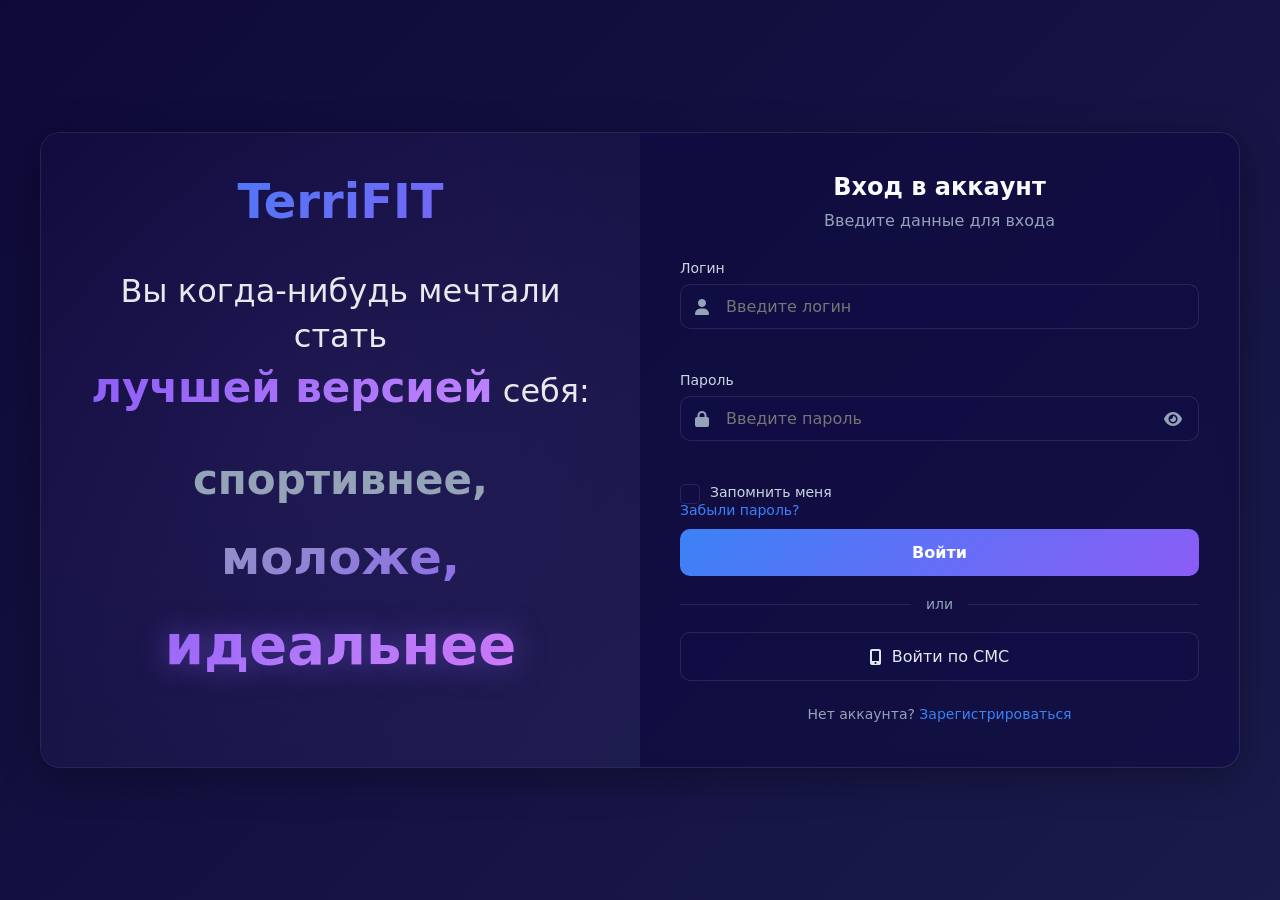
<file: index.html>
﻿<!DOCTYPE html>
<html lang="ru">
<head>
    <meta charset="UTF-8">
    <meta name="viewport" content="width=device-width, initial-scale=1.0, viewport-fit=cover">
    <title>TerriFIT - Профиль</title>
    <link rel="stylesheet" href="styles.css">
    <link rel="stylesheet" href="https://cdnjs.cloudflare.com/ajax/libs/font-awesome/6.4.0/css/all.min.css">
    <link rel="icon" type="image/x-icon" href="images/favicon.png">
</head>
<body>
    <div class="dashboard">
        <div class="sidebar">
            <div class="sidebar-section">
                <div class="sidebar-title">ОСНОВНОЕ</div>
                <a href="index.html" class="sidebar-item">
                    <img src="images/profile.png" alt="Профиль" class="sidebar-icon">
                    <span>Профиль</span>
                </a>
                <a href="notifications.html" class="sidebar-item" style="position: relative;">
                    <img src="images/notifications.png" alt="Уведомления" class="sidebar-icon">
                    <span>Уведомления</span>
                    <span class="notification-badge" id="sidebar-notification-badge" style="display: none;"></span>
                </a>
                <a href="privacy.html" class="sidebar-item">
                    <img src="images/privacy.png" alt="Конфиденциальность" class="sidebar-icon">
                    <span>Конфиденциальность</span>
                </a>
                <div class="sidebar-item" id="logout-btn">
                    <img src="images/logout.png" alt="Выйти" class="sidebar-icon">
                    <span>Выйти</span>
                </div>
            </div>

            <div class="sidebar-section">
                <div class="sidebar-title">СОЦИАЛЬНОЕ</div>
                <a href="challenges.html" class="sidebar-item">
                    <img src="images/challenges.png" alt="Челленджи" class="sidebar-icon">
                    <span>Челленджи</span>
                </a>
                <a href="achievements.html" class="sidebar-item">
                    <img src="images/achievements.png" alt="Достижения" class="sidebar-icon">
                    <span>Достижения</span>
                </a>
                <a href="leaderboard.html" class="sidebar-item">
                    <img src="images/leaderboard.png" alt="Лидеры" class="sidebar-icon">
                    <span>Лидеры</span>
                </a>
            </div>

            <div class="sidebar-section">
                <div class="sidebar-title">МАГАЗИН</div>
                <a href="shop.html" class="sidebar-item">
                    <img src="images/shop.png" alt="Магазин" class="sidebar-icon">
                    <span>Магазин</span>
                </a>
                <a href="premium.html" class="sidebar-item">
                    <img src="images/premium.png" alt="Премиум" class="sidebar-icon">
                    <span>Премиум</span>
                </a>
                <a href="transactions.html" class="sidebar-item">
                    <img src="images/transactions.png" alt="Все операции" class="sidebar-icon">
                    <span>Все операции</span>
                </a>
            </div>
        </div>

        <div class="main-content">
            <div class="header">
                <!-- Верхняя строка: логотип слева, бургер справа -->
                <div class="header-top">
                    <a href="index.html" class="logo">
                        <img src="images/logo.png" alt="logo">
                    </a>
                    <div class="burger-menu" id="burger-menu">
                        <span></span>
                        <span></span>
                        <span></span>
                    </div>
                </div>
                <!-- Нижняя строка: поиск -->
                <div class="search-bar" id="global-search">
                    <i class="fas fa-search"></i>
                    <input type="text" id="global-search-input" placeholder="Поиск пользователей, челленджей, достижений...">
                    <div class="search-results-dropdown" id="search-results" style="display: none;"></div>
                </div>

                <!-- Средняя строка: очки и аватар по центру -->
                <div class="user-menu">
                    <div class="points-header">
                        <i class="fas fa-star" style="color: #f59e0b;"></i>
                        <span id="header-points" class="user-points">0</span>
                    </div>
                    <a href="index.html" class="user-avatar-link" id="header-avatar-link">
                        <div class="user-avatar-header" id="header-avatar">
                            <img src="images/man.png" alt="avatar" class="avatar-img">
                        </div>
                    </a>
                </div>


            </div>

            <!-- ВЫЕЗЖАЮЩЕЕ МЕНЮ СВЕРХУ ВНИЗ НА ВЕСЬ ЭКРАН -->
            <div class="mobile-menu-full" id="mobile-menu-full">
                <div class="mobile-menu-header">
                    <div class="mobile-menu-logo">
                        <img src="images/logo.png" alt="logo">
                    </div>
                    <div class="mobile-menu-close" id="mobile-menu-close">
                        <i class="fas fa-times"></i>
                    </div>
                </div>
                <div class="mobile-menu-items">
                    <div class="mobile-menu-section">
                        <div class="mobile-menu-section-title">ОСНОВНОЕ</div>
                        <a href="index.html" class="mobile-menu-item">
                            <img src="images/profile.png" alt="Профиль" class="mobile-menu-icon">
                            <span>Профиль</span>
                        </a>
                        <a href="notifications.html" class="mobile-menu-item" style="position: relative;">
                            <img src="images/notifications.png" alt="Уведомления" class="mobile-menu-icon">
                            <span>Уведомления</span>
                            <span class="mobile-notification-badge" id="mobile-notification-badge" style="display: none;"></span>
                        </a>
                        <a href="privacy.html" class="mobile-menu-item">
                            <img src="images/privacy.png" alt="Конфиденциальность" class="mobile-menu-icon">
                            <span>Конфиденциальность</span>
                        </a>
                        <div class="mobile-menu-item" id="mobile-logout-btn">
                            <img src="images/logout.png" alt="Выйти" class="mobile-menu-icon">
                            <span>Выйти</span>
                        </div>
                    </div>
                    <div class="mobile-menu-section">
                        <div class="mobile-menu-section-title">СОЦИАЛЬНОЕ</div>
                        <a href="challenges.html" class="mobile-menu-item">
                            <img src="images/challenges.png" alt="Челленджи" class="mobile-menu-icon">
                            <span>Челленджи</span>
                        </a>
                        <a href="achievements.html" class="mobile-menu-item">
                            <img src="images/achievements.png" alt="Достижения" class="mobile-menu-icon">
                            <span>Достижения</span>
                        </a>
                        <a href="leaderboard.html" class="mobile-menu-item">
                            <img src="images/leaderboard.png" alt="Лидеры" class="mobile-menu-icon">
                            <span>Лидеры</span>
                        </a>
                    </div>
                    <div class="mobile-menu-section">
                        <div class="mobile-menu-section-title">МАГАЗИН</div>
                        <a href="shop.html" class="mobile-menu-item">
                            <img src="images/shop.png" alt="Магазин" class="mobile-menu-icon">
                            <span>Магазин</span>
                        </a>
                        <a href="premium.html" class="mobile-menu-item">
                            <img src="images/premium.png" alt="Премиум" class="mobile-menu-icon">
                            <span>Премиум</span>
                        </a>
                        <a href="transactions.html" class="mobile-menu-item">
                            <img src="images/transactions.png" alt="Все операции" class="mobile-menu-icon">
                            <span>Все операции</span>
                        </a>
                    </div>
                </div>
            </div>

            <div class="content-grid">
                <div class="profile-card">
                    <div class="profile-header">
                        <div class="avatar-container">
                            <div class="avatar" id="user-avatar">
                            </div>
                            <button class="edit-avatar-btn" title="Изменить аватар">
                                <i class="fas fa-camera"></i>
                            </button>
                        </div>
                        <div class="profile-info">
                            <h2 id="user-fullname">Загрузка...</h2>
                            <div class="level-badge" id="user-level">Уровень 1</div>
                            <p class="profile-bio" id="user-bio"></p>
                        </div>
                    </div>
                    <div class="stats-row user-stats-row">
                        <div class="stat-box user-stat">
                            <div class="stat-value" id="profile-age">—</div>
                            <div class="stat-label">возраст</div>
                        </div>

                        <div class="stat-box user-stat">
                            <div class="stat-value" id="profile-weight">—</div>
                            <div class="stat-label">вес (кг)</div>
                        </div>

                        <div class="stat-box user-stat">
                            <div class="stat-value" id="profile-fitness-level">—</div>
                            <div class="stat-label">уровень</div>
                        </div>

                        <div class="stat-box user-stat">
                            <div class="stat-value" id="profile-goal">—</div>
                            <div class="stat-label">цель</div>
                        </div>
                    </div>

                    <div class="stats-row">
                        <div class="stat-box">
                            <div class="stat-value" id="stat-trainings">0</div>
                            <div class="stat-label">тренировок</div>
                        </div>
                        <div class="stat-box">
                            <div class="stat-value" id="stat-calories">0</div>
                            <div class="stat-label">ккал сегодня</div>
                        </div>
                        <div class="stat-box">
                            <div class="stat-value" id="stat-steps">0</div>
                            <div class="stat-label">шагов сегодня</div>
                        </div>
                        <div class="stat-box">
                            <div class="stat-value" id="stat-progress">0%</div>
                            <div class="stat-label">прогресс</div>
                        </div>
                    </div>
                    <div class="achievements-section">
                        <div class="section-header">
                            <div class="section-title">
                                <img src="images/trophy.png" alt="награды" style="height: 30px;">
                                Награды и достижения
                            </div>
                            <button class="view-all-btn" onclick="window.location.href='achievements.html'">
                                Смотреть все
                            </button>
                        </div>

                        <div class="achievements-points-total">
                            <img src="images/star.png" alt="звезда" style="height: 30px;" />
                            <span>Всего очков: <strong id="total-points">0</strong></span>
                        </div>

                        <div class="achievements-info">
                            <span>Всего наград:</span>
                            <span class="achievements-count" id="achievements-total">0</span>
                        </div>

                        <div class="achievements-grid" id="achievements-grid">
                        </div>
                    </div>
                </div>

                <div class="challenges-section">
                    <div class="section-header">
                        <div class="section-title">
                            <i class="fas fa-flag-checkered"></i>
                            Мои челленджи
                        </div>
                        <button class="view-all-btn" onclick="window.location.href='challenges.html'">Все челленджи</button>
                    </div>

                    <div class="challenge-filters">
                        <button class="filter-btn active" data-filter="all">Все</button>
                        <button class="filter-btn" data-filter="active">Активные</button>
                        <button class="filter-btn" data-filter="completed">Завершенные</button>
                    </div>

                    <div class="challenges-scroll-container">
                        <div class="challenges-list" id="challenges-list">
                        </div>
                    </div>
                </div>
            </div>
        </div>
    </div>
    <div class="modal-overlay" id="achievement-modal" style="display: none;">
        <div class="modal achievement-modal">
            <button class="modal-close" id="close-modal">
                <i class="fas fa-times"></i>
            </button>

            <div class="achievement-card">
                <div class="achievement-card-image" id="modal-image">
                    <img src="" alt="" id="modal-img">
                </div>

                <div class="achievement-card-rarity" id="modal-rarity-badge">
                    <span id="modal-rarity"></span>
                </div>

                <h2 class="achievement-card-title" id="modal-title"></h2>

                <div class="achievement-card-id">
                    <span class="id-label">Уникальный номер:</span>
                    <span class="id-value" id="modal-unique-id"></span>
                </div>

                <div class="achievement-card-points" id="modal-points-container">
                    <img src="images/star.png" alt="звезда" style="height: 30px;"/>
                    <span>Очки: <strong id="modal-points">0</strong></span>
                </div>

                <div class="achievement-card-date" id="modal-date-container">
                    <i class="fas fa-calendar-alt"></i>
                    <span id="modal-date"></span>
                </div>

                <div class="achievement-card-description" id="modal-description"></div>
            </div>
        </div>
    </div>
    <div class="modal-overlay" id="challenge-modal" style="display: none;">
        <div class="modal challenge-modal compact-modal">
            <button class="modal-close" id="close-challenge-modal">
                <i class="fas fa-times"></i>
            </button>

            <div class="challenge-card-detail">
                <div class="challenge-detail-header">
                    <h2 class="challenge-detail-title" id="modal-challenge-title"></h2>
                    <div class="challenge-detail-type-badge" id="modal-challenge-type-badge">
                        <span id="modal-challenge-type"></span>
                    </div>
                </div>

                <div class="status-badge" id="modal-challenge-status-badge" style="display: inline-block; margin-bottom: 10px;">
                    <span id="modal-challenge-status"></span>
                </div>

                <div class="challenge-detail-description" id="modal-challenge-description"></div>
                <div class="challenge-info-row">
                    <div class="challenge-detail-info">
                        <div class="info-row">
                            <div class="info-item">
                                <i class="fas fa-calendar-alt"></i>
                                <span class="info-label">Длительность:</span>
                                <span class="info-value" id="modal-challenge-duration"></span>
                            </div>
                            <div class="info-item">
                                <img src="images/star.png" alt="звезда" style="height: 20px;" />
                                <span class="info-label">Очки:</span>
                                <span class="info-value" id="modal-challenge-points"></span>
                            </div>
                        </div>
                        <div class="info-row">
                            <div class="info-item">
                                <i class="fas fa-users"></i>
                                <span class="info-label">Участников:</span>
                                <span class="info-value" id="modal-challenge-participants"></span>
                            </div>
                            <div class="info-item">
                                <i class="fas fa-chart-line"></i>
                                <span class="info-label">Сложность:</span>
                                <span class="info-value" id="modal-challenge-difficulty"></span>
                            </div>
                        </div>
                    </div>

                    <div class="challenge-detail-reward">
                        <div class="reward-header">
                            <i class="fas fa-gift"></i>
                            <span>Награда</span>
                        </div>
                        <div class="reward-detail">
                            <div class="reward-rarity-badge" id="modal-reward-rarity-badge">
                                <span id="modal-reward-rarity"></span>
                            </div>
                            <div class="reward-id">
                                <span class="id-value" id="modal-reward-id"></span>
                            </div>
                            <div class="reward-points">
                                <img src="images/star.png" alt="звезда" style="height: 20px;" />
                                <span>+<span id="modal-reward-points"></span></span>
                            </div>
                        </div>
                    </div>
                    </div>

                    <div class="challenge-progress-section" id="modal-progress-section" style="display: none;">
                        <div class="progress-label">
                            <span>Прогресс</span>
                            <span class="progress-days" id="modal-progress-days"></span>
                        </div>
                        <div class="progress-bar-container">
                            <div class="progress-bar-fill" id="modal-progress-bar" style="width: 0%"></div>
                        </div>
                    </div>
                    <div class="challenge-detail-actions" id="modal-actions"></div>

                    <div class="warning-message" id="early-completion-warning" style="display: none;">
                        <i class="fas fa-exclamation-triangle"></i>
                        <span>Вы уверены? При досрочном завершении вы не получите награду.</span>
                        <div class="warning-actions">
                            <button class="btn-primary btn-small" id="confirm-early-complete">Да</button>
                            <button class="btn-secondary btn-small" id="cancel-early-complete">Нет</button>
                        </div>
                    </div>
                </div>
            </div>
    </div>
    <script src="js/header.js"></script>
    <script src="js/fitness-db.js"></script>
    <script src="js/database.js"></script>
    <script src="script.js"></script>
</body>
</html>
</file>
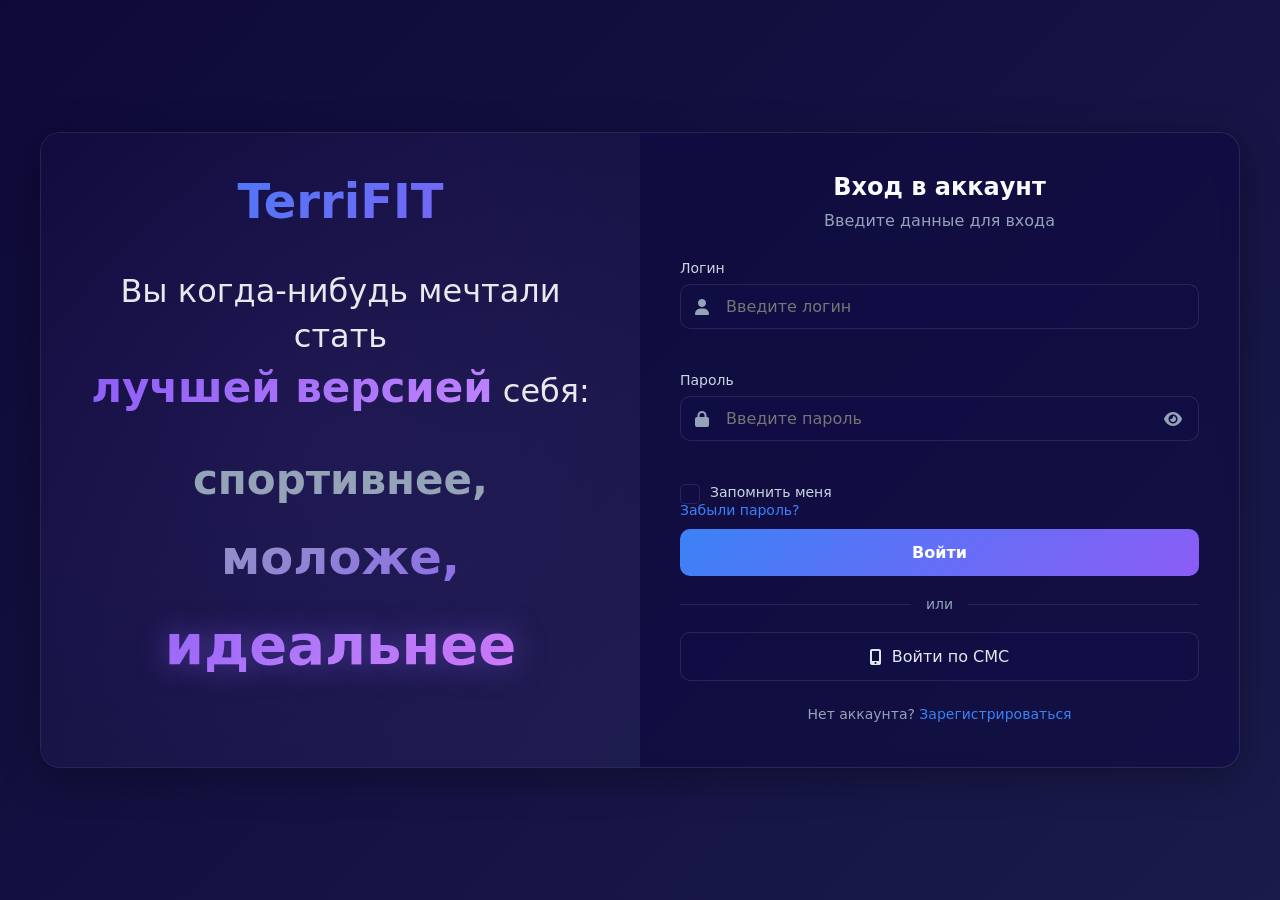
<file: achievements.html>
﻿<!DOCTYPE html>
<html lang="ru">
<head>
    <meta charset="UTF-8">
    <meta name="viewport" content="width=device-width, initial-scale=1.0, viewport-fit=cover">
    <title>TerriFIT - Награды</title>
    <link rel="stylesheet" href="styles.css">
    <link rel="stylesheet" href="https://cdnjs.cloudflare.com/ajax/libs/font-awesome/6.4.0/css/all.min.css">
    <link rel="icon" type="image/x-icon" href="images/favicon.png">
</head>
<body>
    <div class="dashboard">
        <div class="sidebar">
            <div class="sidebar-section">
                <div class="sidebar-title">ОСНОВНОЕ</div>
                <a href="index.html" class="sidebar-item">
                    <img src="images/profile.png" alt="Профиль" class="sidebar-icon">
                    <span>Профиль</span>
                </a>
                <a href="notifications.html" class="sidebar-item" style="position: relative;">
                    <img src="images/notifications.png" alt="Уведомления" class="sidebar-icon">
                    <span>Уведомления</span>
                    <span class="notification-badge" id="sidebar-notification-badge" style="display: none;"></span>
                </a>
                <a href="privacy.html" class="sidebar-item">
                    <img src="images/privacy.png" alt="Конфиденциальность" class="sidebar-icon">
                    <span>Конфиденциальность</span>
                </a>
                <div class="sidebar-item" id="logout-btn">
                    <img src="images/logout.png" alt="Выйти" class="sidebar-icon">
                    <span>Выйти</span>
                </div>
            </div>

            <div class="sidebar-section">
                <div class="sidebar-title">СОЦИАЛЬНОЕ</div>
                <a href="challenges.html" class="sidebar-item">
                    <img src="images/challenges.png" alt="Челленджи" class="sidebar-icon">
                    <span>Челленджи</span>
                </a>
                <a href="achievements.html" class="sidebar-item">
                    <img src="images/achievements.png" alt="Достижения" class="sidebar-icon">
                    <span>Достижения</span>
                </a>
                <a href="leaderboard.html" class="sidebar-item">
                    <img src="images/leaderboard.png" alt="Лидеры" class="sidebar-icon">
                    <span>Лидеры</span>
                </a>
            </div>

            <div class="sidebar-section">
                <div class="sidebar-title">МАГАЗИН</div>
                <a href="shop.html" class="sidebar-item">
                    <img src="images/shop.png" alt="Магазин" class="sidebar-icon">
                    <span>Магазин</span>
                </a>
                <a href="premium.html" class="sidebar-item">
                    <img src="images/premium.png" alt="Премиум" class="sidebar-icon">
                    <span>Премиум</span>
                </a>
                <a href="transactions.html" class="sidebar-item">
                    <img src="images/transactions.png" alt="Все операции" class="sidebar-icon">
                    <span>Все операции</span>
                </a>
            </div>
        </div>

        <div class="main-content">
            <div class="header">
                <div class="header-top">
                    <a href="index.html" class="logo">
                        <img src="images/logo.png" alt="logo">
                    </a>
                    <div class="burger-menu" id="burger-menu">
                        <span></span>
                        <span></span>
                        <span></span>
                    </div>
                </div>

                <div class="search-bar">
                    <i class="fas fa-search"></i>
                    <input type="text" id="achievement-search" placeholder="Поиск по ID или названию..." onkeypress="handleSearchKeyPress(event)">
                </div>

                <div class="user-menu">
                    <div class="points-header">
                        <i class="fas fa-star" style="color: #f59e0b;"></i>
                        <span id="header-points" class="user-points">0</span>
                    </div>
                    <a href="index.html" class="user-avatar-link" id="header-avatar-link">
                        <div class="user-avatar-header" id="header-avatar">
                            <img src="images/man.png" alt="avatar" class="avatar-img">
                        </div>
                    </a>
                </div>
            </div>

            <!-- ВЫЕЗЖАЮЩЕЕ МЕНЮ СВЕРХУ ВНИЗ НА ВЕСЬ ЭКРАН -->
            <div class="mobile-menu-full" id="mobile-menu-full">
                <div class="mobile-menu-header">
                    <div class="mobile-menu-logo">
                        <img src="images/logo.png" alt="logo">
                    </div>
                    <div class="mobile-menu-close" id="mobile-menu-close">
                        <i class="fas fa-times"></i>
                    </div>
                </div>
                <div class="mobile-menu-items">
                    <div class="mobile-menu-section">
                        <div class="mobile-menu-section-title">ОСНОВНОЕ</div>
                        <a href="index.html" class="mobile-menu-item">
                            <img src="images/profile.png" alt="Профиль" class="mobile-menu-icon">
                            <span>Профиль</span>
                        </a>
                        <a href="notifications.html" class="mobile-menu-item" style="position: relative;">
                            <img src="images/notifications.png" alt="Уведомления" class="mobile-menu-icon">
                            <span>Уведомления</span>
                            <span class="mobile-notification-badge" id="mobile-notification-badge" style="display: none;"></span>
                        </a>
                        <a href="privacy.html" class="mobile-menu-item">
                            <img src="images/privacy.png" alt="Конфиденциальность" class="mobile-menu-icon">
                            <span>Конфиденциальность</span>
                        </a>
                        <div class="mobile-menu-item" id="mobile-logout-btn">
                            <img src="images/logout.png" alt="Выйти" class="mobile-menu-icon">
                            <span>Выйти</span>
                        </div>
                    </div>
                    <div class="mobile-menu-section">
                        <div class="mobile-menu-section-title">СОЦИАЛЬНОЕ</div>
                        <a href="challenges.html" class="mobile-menu-item">
                            <img src="images/challenges.png" alt="Челленджи" class="mobile-menu-icon">
                            <span>Челленджи</span>
                        </a>
                        <a href="achievements.html" class="mobile-menu-item">
                            <img src="images/achievements.png" alt="Достижения" class="mobile-menu-icon">
                            <span>Достижения</span>
                        </a>
                        <a href="leaderboard.html" class="mobile-menu-item">
                            <img src="images/leaderboard.png" alt="Лидеры" class="mobile-menu-icon">
                            <span>Лидеры</span>
                        </a>
                    </div>
                    <div class="mobile-menu-section">
                        <div class="mobile-menu-section-title">МАГАЗИН</div>
                        <a href="shop.html" class="mobile-menu-item">
                            <img src="images/shop.png" alt="Магазин" class="mobile-menu-icon">
                            <span>Магазин</span>
                        </a>
                        <a href="premium.html" class="mobile-menu-item">
                            <img src="images/premium.png" alt="Премиум" class="mobile-menu-icon">
                            <span>Премиум</span>
                        </a>
                        <a href="transactions.html" class="mobile-menu-item">
                            <img src="images/transactions.png" alt="Все операции" class="mobile-menu-icon">
                            <span>Все операции</span>
                        </a>
                    </div>
                </div>
            </div>

            <div class="achievements-header">
                <h1 class="page-title">🏆 Коллекция достижений</h1>
                <div class="achievements-stats">
                    <div class="stat-chip" id="total-earned">
                        <i class="fas fa-star"></i>
                        <span id="earned-count">0</span>
                    </div>

                    <div class="stat-chip points-chip">
                        <i class="fas fa-trophy"></i>
                        <span>Всего очков: <strong id="total-points">0</strong></span>
                    </div>
                </div>
            </div>

            <div class="achievements-category">
                <div class="category-header">
                    <h2><i class="fas fa-star" style="color: #f59e0b;"></i> Мои награды</h2>
                    <span class="category-count" id="my-achievements-count">0</span>
                </div>

                <div class="achievements-carousel-container">
                    <button class="carousel-btn prev-btn" id="my-prev">
                        <i class="fas fa-chevron-left"></i>
                    </button>

                    <div class="achievements-carousel" id="my-achievements-carousel">
                    </div>

                    <button class="carousel-btn next-btn" id="my-next">
                        <i class="fas fa-chevron-right"></i>
                    </button>
                </div>
            </div>

            <div class="achievements-category">
                <div class="category-header">
                    <h2><i class="fas fa-circle" style="color: #94a3b8;"></i> Обычные</h2>
                    <span class="category-count" id="common-count">12</span>
                </div>

                <div class="achievements-carousel-container">
                    <button class="carousel-btn prev-btn" id="common-prev">
                        <i class="fas fa-chevron-left"></i>
                    </button>

                    <div class="achievements-carousel" id="common-achievements-carousel">
                    </div>

                    <button class="carousel-btn next-btn" id="common-next">
                        <i class="fas fa-chevron-right"></i>
                    </button>
                </div>
            </div>

            <div class="achievements-category">
                <div class="category-header">
                    <h2><i class="fas fa-circle" style="color: #8b5cf6;"></i> Редкие</h2>
                    <span class="category-count" id="rare-count">8</span>
                </div>

                <div class="achievements-carousel-container">
                    <button class="carousel-btn prev-btn" id="rare-prev">
                        <i class="fas fa-chevron-left"></i>
                    </button>

                    <div class="achievements-carousel" id="rare-achievements-carousel">
                    </div>

                    <button class="carousel-btn next-btn" id="rare-next">
                        <i class="fas fa-chevron-right"></i>
                    </button>
                </div>
            </div>

            <div class="achievements-category">
                <div class="category-header">
                    <h2><i class="fas fa-circle" style="color: #f59e0b;"></i> Супер редкие</h2>
                    <span class="category-count" id="super-count">6</span>
                </div>

                <div class="achievements-carousel-container">
                    <button class="carousel-btn prev-btn" id="super-prev">
                        <i class="fas fa-chevron-left"></i>
                    </button>

                    <div class="achievements-carousel" id="super-achievements-carousel">
                    </div>

                    <button class="carousel-btn next-btn" id="super-next">
                        <i class="fas fa-chevron-right"></i>
                    </button>
                </div>
            </div>
        </div>
    </div>

    <div class="modal-overlay" id="achievement-modal" style="display: none;">
        <div class="modal achievement-modal">
            <button class="modal-close" id="close-modal">
                <i class="fas fa-times"></i>
            </button>

            <div class="achievement-card">
                <div class="achievement-card-image" id="modal-image">
                    <img src="" alt="" id="modal-img">
                </div>

                <div class="achievement-card-rarity" id="modal-rarity-badge">
                    <span id="modal-rarity"></span>
                </div>
                <h2 class="achievement-card-title" id="modal-title"></h2>

                <div class="achievement-card-id">
                    <span class="id-label">Уникальный номер:</span>
                    <span class="id-value" id="modal-unique-id"></span>
                </div>

                <div class="achievement-card-date" id="modal-date-container">
                    <i class="fas fa-calendar-alt"></i>
                    <span id="modal-date"></span>
                </div>

                <div class="achievement-card-description" id="modal-description"></div>
                <div class="achievement-card-points" id="modal-points-container">
                    <i class="fas fa-star"></i>
                    <span>Очки: <strong id="modal-points">0</strong></span>
                </div>
            </div>
        </div>
    </div>
    <script src="js/header.js"></script>
    <script src="js/fitness-db.js"></script>
    <script src="js/database.js"></script>
    <script src="js/achievements.js"></script>
</body>
</html>
</file>
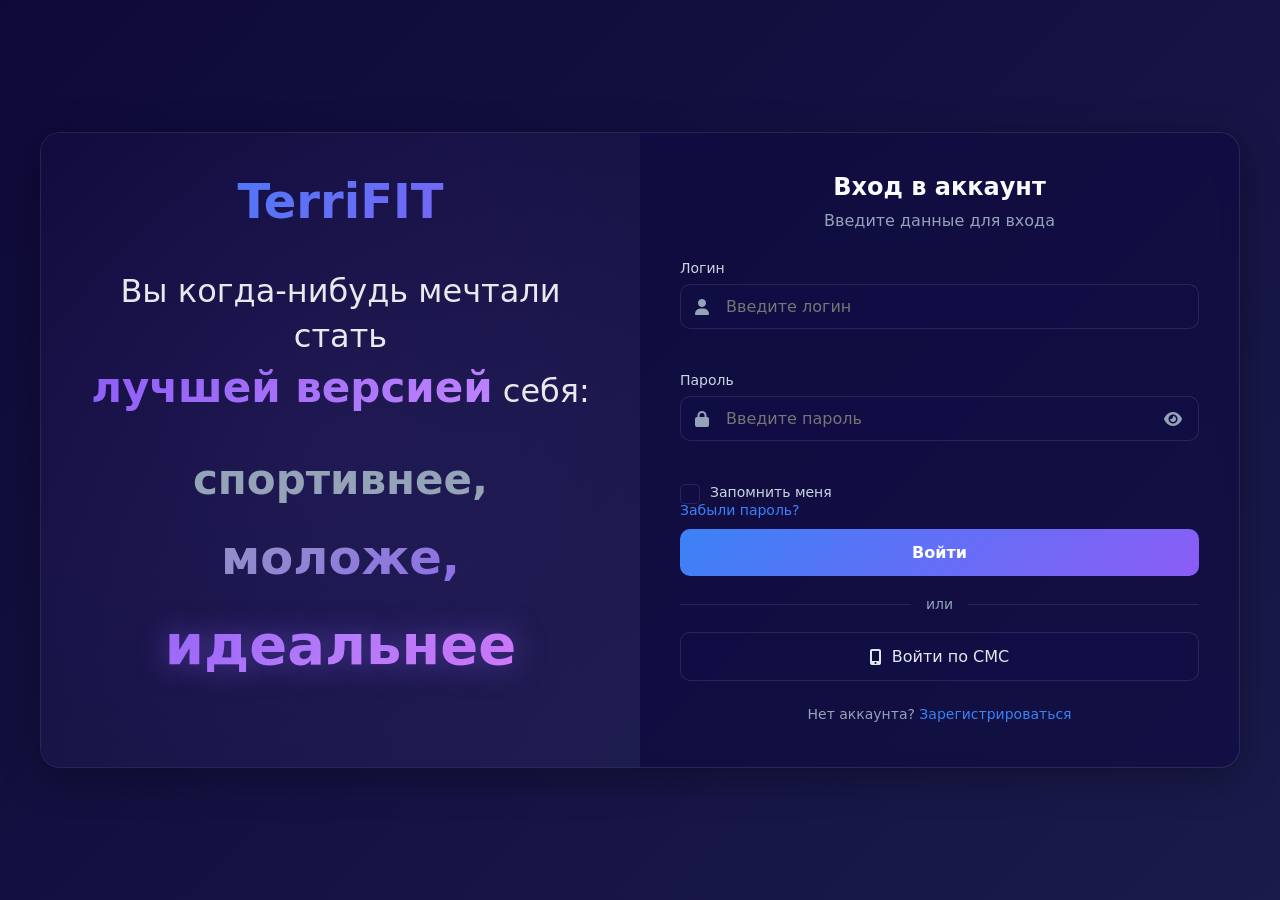
<file: challenges.html>
﻿<!DOCTYPE html>
<html lang="ru">
<head>
    <meta charset="UTF-8">
    <meta name="viewport" content="width=device-width, initial-scale=1.0, viewport-fit=cover">
    <title>TerriFIT - Челленджи</title>
    <link rel="stylesheet" href="styles.css">
    <link rel="stylesheet" href="https://cdnjs.cloudflare.com/ajax/libs/font-awesome/6.4.0/css/all.min.css">
    <link rel="icon" type="image/x-icon" href="images/favicon.png">
</head>
<body>
    <div class="dashboard">
        <div class="sidebar">
            <div class="sidebar-section">
                <div class="sidebar-title">ОСНОВНОЕ</div>
                <a href="index.html" class="sidebar-item">
                    <img src="images/profile.png" alt="Профиль" class="sidebar-icon">
                    <span>Профиль</span>
                </a>
                <a href="notifications.html" class="sidebar-item" style="position: relative;">
                    <img src="images/notifications.png" alt="Уведомления" class="sidebar-icon">
                    <span>Уведомления</span>
                    <span class="notification-badge" id="sidebar-notification-badge" style="display: none;"></span>
                </a>
                <a href="privacy.html" class="sidebar-item">
                    <img src="images/privacy.png" alt="Конфиденциальность" class="sidebar-icon">
                    <span>Конфиденциальность</span>
                </a>
                <div class="sidebar-item" id="logout-btn">
                    <img src="images/logout.png" alt="Выйти" class="sidebar-icon">
                    <span>Выйти</span>
                </div>
            </div>

            <div class="sidebar-section">
                <div class="sidebar-title">СОЦИАЛЬНОЕ</div>
                <a href="challenges.html" class="sidebar-item">
                    <img src="images/challenges.png" alt="Челленджи" class="sidebar-icon">
                    <span>Челленджи</span>
                </a>
                <a href="achievements.html" class="sidebar-item">
                    <img src="images/achievements.png" alt="Достижения" class="sidebar-icon">
                    <span>Достижения</span>
                </a>
                <a href="leaderboard.html" class="sidebar-item">
                    <img src="images/leaderboard.png" alt="Лидеры" class="sidebar-icon">
                    <span>Лидеры</span>
                </a>
            </div>

            <div class="sidebar-section">
                <div class="sidebar-title">МАГАЗИН</div>
                <a href="shop.html" class="sidebar-item">
                    <img src="images/shop.png" alt="Магазин" class="sidebar-icon">
                    <span>Магазин</span>
                </a>
                <a href="premium.html" class="sidebar-item">
                    <img src="images/premium.png" alt="Премиум" class="sidebar-icon">
                    <span>Премиум</span>
                </a>
                <a href="transactions.html" class="sidebar-item">
                    <img src="images/transactions.png" alt="Все операции" class="sidebar-icon">
                    <span>Все операции</span>
                </a>
            </div>
        </div>

        <div class="main-content">
            <div class="header">
                <div class="header-top">
                    <a href="index.html" class="logo">
                        <img src="images/logo.png" alt="logo">
                    </a>
                    <div class="burger-menu" id="burger-menu">
                        <span></span>
                        <span></span>
                        <span></span>
                    </div>
                </div>

                <div class="search-bar">
                    <i class="fas fa-search"></i>
                    <input type="text" id="global-search-input" placeholder="Поиск челленджей...">
                    <div class="search-results-dropdown" id="search-results" style="display: none;"></div>
                </div>

                <div class="user-menu">
                    <div class="points-header">
                        <i class="fas fa-star" style="color: #f59e0b;"></i>
                        <span id="header-points" class="user-points">0</span>
                    </div>
                    <a href="index.html" class="user-avatar-link" id="header-avatar-link">
                        <div class="user-avatar-header" id="header-avatar">
                            <img src="images/man.png" alt="avatar" class="avatar-img">
                        </div>
                    </a>
                </div>
            </div>

            <!-- ВЫЕЗЖАЮЩЕЕ МЕНЮ СВЕРХУ ВНИЗ НА ВЕСЬ ЭКРАН -->
            <div class="mobile-menu-full" id="mobile-menu-full">
                <div class="mobile-menu-header">
                    <div class="mobile-menu-logo">
                        <img src="images/logo.png" alt="logo">
                    </div>
                    <div class="mobile-menu-close" id="mobile-menu-close">
                        <i class="fas fa-times"></i>
                    </div>
                </div>
                <div class="mobile-menu-items">
                    <div class="mobile-menu-section">
                        <div class="mobile-menu-section-title">ОСНОВНОЕ</div>
                        <a href="index.html" class="mobile-menu-item">
                            <img src="images/profile.png" alt="Профиль" class="mobile-menu-icon">
                            <span>Профиль</span>
                        </a>
                        <a href="notifications.html" class="mobile-menu-item" style="position: relative;">
                            <img src="images/notifications.png" alt="Уведомления" class="mobile-menu-icon">
                            <span>Уведомления</span>
                            <span class="mobile-notification-badge" id="mobile-notification-badge" style="display: none;"></span>
                        </a>
                        <a href="privacy.html" class="mobile-menu-item">
                            <img src="images/privacy.png" alt="Конфиденциальность" class="mobile-menu-icon">
                            <span>Конфиденциальность</span>
                        </a>
                        <div class="mobile-menu-item" id="mobile-logout-btn">
                            <img src="images/logout.png" alt="Выйти" class="mobile-menu-icon">
                            <span>Выйти</span>
                        </div>
                    </div>
                    <div class="mobile-menu-section">
                        <div class="mobile-menu-section-title">СОЦИАЛЬНОЕ</div>
                        <a href="challenges.html" class="mobile-menu-item">
                            <img src="images/challenges.png" alt="Челленджи" class="mobile-menu-icon">
                            <span>Челленджи</span>
                        </a>
                        <a href="achievements.html" class="mobile-menu-item">
                            <img src="images/achievements.png" alt="Достижения" class="mobile-menu-icon">
                            <span>Достижения</span>
                        </a>
                        <a href="leaderboard.html" class="mobile-menu-item">
                            <img src="images/leaderboard.png" alt="Лидеры" class="mobile-menu-icon">
                            <span>Лидеры</span>
                        </a>
                    </div>
                    <div class="mobile-menu-section">
                        <div class="mobile-menu-section-title">МАГАЗИН</div>
                        <a href="shop.html" class="mobile-menu-item">
                            <img src="images/shop.png" alt="Магазин" class="mobile-menu-icon">
                            <span>Магазин</span>
                        </a>
                        <a href="premium.html" class="mobile-menu-item">
                            <img src="images/premium.png" alt="Премиум" class="mobile-menu-icon">
                            <span>Премиум</span>
                        </a>
                        <a href="transactions.html" class="mobile-menu-item">
                            <img src="images/transactions.png" alt="Все операции" class="mobile-menu-icon">
                            <span>Все операции</span>
                        </a>
                    </div>
                </div>
            </div>

            <div class="challenges-header">
                <h1 class="page-title">🏆 Челленджи</h1>
            </div>

            <!-- СТАТИСТИКА -->
            <div class="challenges-stats-row">
                <div class="stat-chip" id="active-challenges-count">
                    <i class="fas fa-play-circle"></i>
                    <span>Активных: <strong>0</strong></span>
                </div>
                <div class="stat-chip" id="completed-challenges-count">
                    <i class="fas fa-check-circle"></i>
                    <span>Завершено: <strong>0</strong></span>
                </div>
            </div>

            <!-- ФИЛЬТРЫ -->
            <div class="filters-row">
                <div class="filter-group">
                    <select class="filter-select" id="filter-type">
                        <option value="">Тип</option>
                        <option value="daily">Ежедневные</option>
                        <option value="seasonal">Сезонные</option>
                    </select>
                </div>

                <div class="filter-group">
                    <select class="filter-select" id="filter-difficulty">
                        <option value="">Сложность</option>
                        <option value="beginner">Начальный</option>
                        <option value="intermediate">Средний</option>
                        <option value="expert">Экспертный</option>
                    </select>
                </div>

                <div class="filter-group">
                    <select class="filter-select" id="filter-reward">
                        <option value="">Редкость награды</option>
                        <option value="common">Обычная</option>
                        <option value="rare">Редкая</option>
                        <option value="super">Супер редкая</option>
                    </select>
                </div>

                <div class="filter-group">
                    <select class="filter-select" id="filter-duration">
                        <option value="">Длительность</option>
                        <option value="short">Короткие (до 7 дней)</option>
                        <option value="medium">Средние (8-30 дней)</option>
                        <option value="long">Длинные (30+ дней)</option>
                    </select>
                </div>

                <button class="btn-reset-filters" id="reset-filters-btn">Сбросить</button>
            </div>

            <div class="recommended-section">
                <div class="recommended-header">
                    <h2 class="section-title">
                        <i class="fas fa-star" style="color: #f59e0b;"></i>
                        Рекомендуемые для вас
                    </h2>
                    <button class="refresh-btn" id="refresh-recommended">
                        <i class="fas fa-sync-alt"></i>
                        <span>Обновить</span>
                    </button>
                </div>
                <div class="challenges-grid" id="recommended-grid"></div>
            </div>

            <div class="all-challenges-header">
                <h2 class="section-title">
                    <i class="fas fa-list" style="color: #8b5cf6;"></i>
                    Все челленджи
                </h2>
            </div>

            <div class="all-challenges-section">
                <div class="challenges-grid" id="all-challenges-grid"></div>

                <div class="pagination" id="pagination">
                    <button class="pagination-btn" id="prev-page" disabled>
                        <i class="fas fa-chevron-left"></i>
                    </button>
                    <div class="page-numbers" id="page-numbers"></div>
                    <button class="pagination-btn" id="next-page">
                        <i class="fas fa-chevron-right"></i>
                    </button>
                </div>
            </div>
        </div>
    </div>

    <!-- Модальные окна -->
    <!-- Модальные окна -->
    <div class="modal-overlay" id="challenge-modal" style="display: none;">
        <div class="modal challenge-modal">
            <button class="modal-close" id="close-challenge-modal">
                <i class="fas fa-times"></i>
            </button>
            <div class="challenge-card-detail">
                <div class="challenge-detail-header">
                    <h2 class="challenge-detail-title" id="modal-challenge-title"></h2>
                    <div class="challenge-detail-type-badge" id="modal-challenge-type-badge">
                        <span id="modal-challenge-type"></span>
                    </div>
                </div>
                <div class="status-badge" id="modal-challenge-status-badge" style="display: inline-block; margin-bottom: 10px;">
                    <span id="modal-challenge-status"></span>
                </div>
                <div class="challenge-detail-description" id="modal-challenge-description"></div>
                <div class="challenge-info-row">
                    <div class="challenge-detail-info">
                        <div class="info-row">
                            <div class="info-item">
                                <i class="fas fa-calendar-alt"></i>
                                <span class="info-label">Длительность:</span>
                                <span class="info-value" id="modal-challenge-duration"></span>
                            </div>
                            <div class="info-item">
                                <i class="fas fa-star"></i>
                                <span class="info-label">Очки:</span>
                                <span class="info-value" id="modal-challenge-points"></span>
                            </div>
                        </div>
                        <div class="info-row">
                            <div class="info-item">
                                <i class="fas fa-users"></i>
                                <span class="info-label">Участников:</span>
                                <span class="info-value" id="modal-challenge-participants"></span>
                            </div>
                            <div class="info-item">
                                <i class="fas fa-chart-line"></i>
                                <span class="info-label">Сложность:</span>
                                <span class="info-value" id="modal-challenge-difficulty"></span>
                            </div>
                        </div>
                    </div>
                    <div class="challenge-detail-reward">
                        <div class="reward-header">
                            <i class="fas fa-gift"></i>
                            <span>Награда</span>
                        </div>
                        <div class="reward-detail">
                            <div class="reward-rarity-badge" id="modal-reward-rarity-badge">
                                <span id="modal-reward-rarity"></span>
                            </div>
                            <div class="reward-id">
                                <span class="id-value" id="modal-reward-id"></span>
                            </div>
                            <div class="reward-points">
                                <i class="fas fa-star"></i>
                                <span>+<span id="modal-reward-points"></span></span>
                            </div>
                        </div>
                    </div>
                </div>
                <div class="challenge-progress-section" id="modal-progress-section" style="display: none;">
                    <div class="progress-label">
                        <span>Прогресс</span>
                        <span class="progress-days" id="modal-progress-days"></span>
                    </div>
                    <div class="progress-bar-container">
                        <div class="progress-bar-fill" id="modal-progress-bar" style="width: 0%"></div>
                    </div>
                </div>
                <div class="challenge-detail-actions" id="modal-actions"></div>
                <div class="warning-message" id="early-completion-warning" style="display: none;">
                    <i class="fas fa-exclamation-triangle"></i>
                    <span>Вы уверены? При досрочном завершении вы не получите награду.</span>
                    <div class="warning-actions">
                        <button class="btn-primary btn-small" id="confirm-early-complete">Да</button>
                        <button class="btn-secondary btn-small" id="cancel-early-complete">Нет</button>
                    </div>
                </div>
            </div>
        </div>
    </div>

    <div class="modal-overlay" id="invite-friend-modal" style="display: none;">
        <div class="modal invite-modal">
            <button class="modal-close" onclick="document.getElementById('invite-friend-modal').style.display='none'">
                <i class="fas fa-times"></i>
            </button>
            <div class="modal-content">
                <h2>Кинуть вызов другу</h2>
                <p>Пригласите друга участвовать в челлендже</p>
                <div class="invite-challenge-info">
                    <h3 id="invite-challenge-name"></h3>
                    <div class="invite-challenge-details">
                        <span><i class="fas fa-calendar"></i> <span id="invite-challenge-duration"></span> дней</span>
                        <span><i class="fas fa-star"></i> <span id="invite-challenge-reward"></span> очков</span>
                    </div>
                </div>
                <div class="invite-search">
                    <i class="fas fa-search"></i>
                    <input type="text" id="invite-search" placeholder="Поиск по имени или псевдониму...">
                </div>
                <div class="invite-users-list" id="invite-users-list"></div>
            </div>
        </div>
    </div>

    <script src="js/header.js"></script>
    <script src="js/fitness-db.js"></script>
    <script src="js/database.js"></script>
    <script src="js/challenges.js"></script>
</body>
</html>
</file>
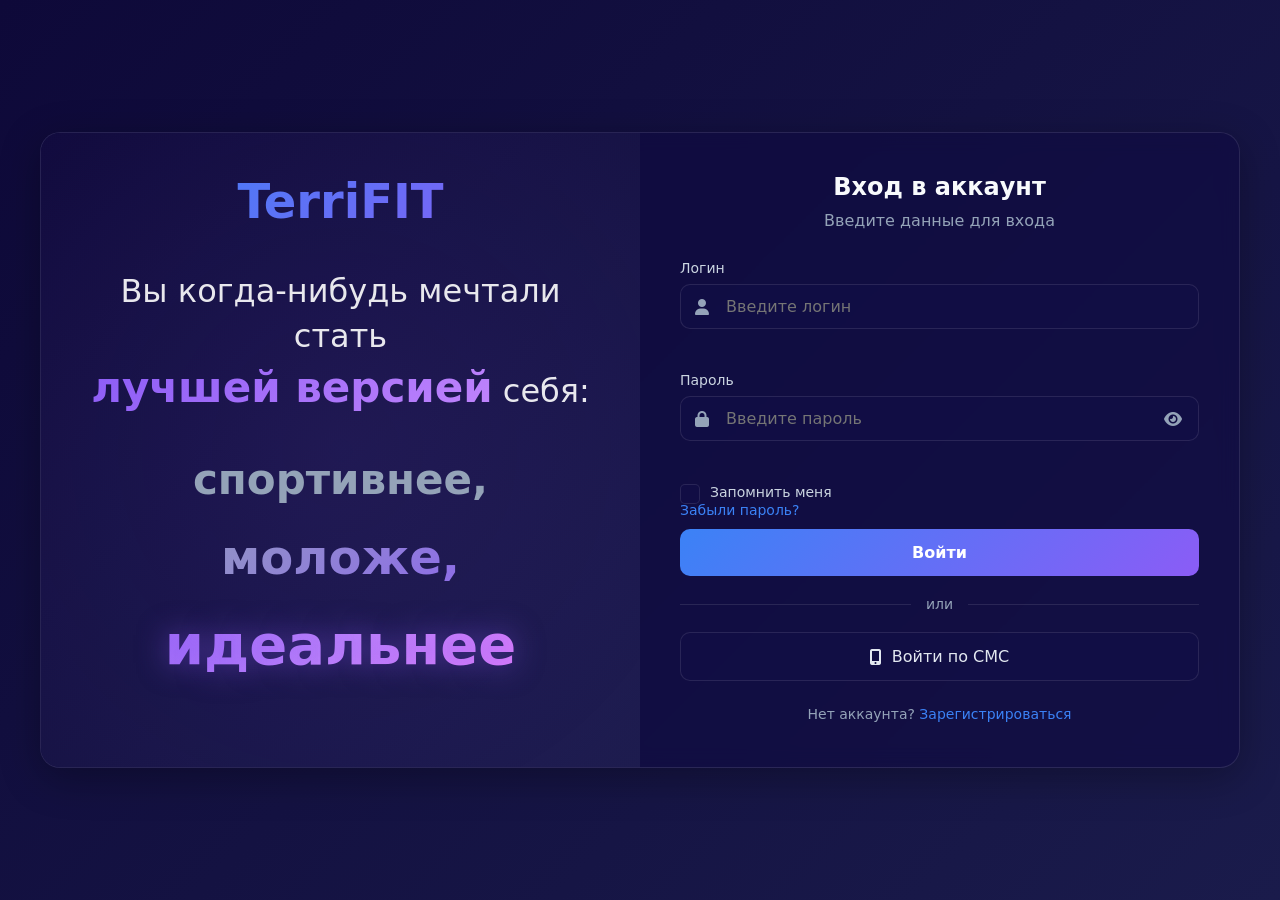
<file: leaderboard.html>
﻿<!DOCTYPE html>
<html lang="ru">
<head>
    <meta charset="UTF-8">
    <meta name="viewport" content="width=device-width, initial-scale=1.0, viewport-fit=cover">
    <title>TerriFIT - Таблица лидеров</title>
    <link rel="stylesheet" href="styles.css">
    <link rel="stylesheet" href="https://cdnjs.cloudflare.com/ajax/libs/font-awesome/6.4.0/css/all.min.css">
    <link rel="icon" type="image/x-icon" href="images/favicon.png">
    <style>
        .leaderboard-container {
            max-width: 800px;
            margin: 0 auto;
            background: rgba(16,10,66, 0.2);
            border-radius: 24px;
            padding: 30px;
            border: 1px solid rgba(255, 255, 255, 0.1);
            backdrop-filter: blur(10px);
        }

        .leaderboard-header {
            display: flex;
            align-items: center;
            justify-content: space-between;
            margin-bottom: 30px;
            flex-wrap: wrap;
            gap: 20px;
        }

        .leaderboard-title {
            display: flex;
            align-items: center;
            gap: 15px;
        }

            .leaderboard-title h1 {
                font-size: 32px;
                background: linear-gradient(90deg, #f59e0b, #8b5cf6);
                -webkit-background-clip: text;
                background-clip: text;
                color: transparent;
            }

            .leaderboard-title i {
                font-size: 40px;
                color: #f59e0b;
            }

        .leaderboard-stats {
            display: flex;
            gap: 20px;
        }

        .stat-card {
            background: rgba(19,14,72,0.5);
            border-radius: 12px;
            padding: 15px 25px;
            text-align: center;
            border: 1px solid rgba(59, 130, 246, 0.2);
        }

        .stat-value {
            font-size: 28px;
            font-weight: 700;
            color: #3b82f6;
        }

        .stat-label {
            font-size: 12px;
            color: #94a3b8;
            margin-top: 5px;
        }

        .leaderboard-table {
            width: 100%;
            border-collapse: collapse;
            margin: 20px 0 30px;
            background: rgba(19,14,72,0.3);
            border-radius: 16px;
            overflow: hidden;
        }

            .leaderboard-table th {
                text-align: left;
                padding: 15px;
                color: #94a3b8;
                font-size: 14px;
                font-weight: 600;
                border-bottom: 2px solid rgba(59, 130, 246, 0.3);
                background: rgba(19,14,72,0.5);
            }

            .leaderboard-table td {
                padding: 15px;
                border-bottom: 1px solid rgba(255, 255, 255, 0.05);
            }

            .leaderboard-table tr:last-child td {
                border-bottom: none;
            }

        .leaderboard-row {
            transition: all 0.3s;
            cursor: pointer;
        }

            .leaderboard-row:hover {
                background: rgba(59, 130, 246, 0.1);
            }

            .leaderboard-row.current-user {
                background: rgba(139, 92, 246, 0.2);
                border-left: 4px solid #8b5cf6;
            }

        .rank-badge {
            display: inline-flex;
            align-items: center;
            justify-content: center;
            width: 36px;
            height: 36px;
            border-radius: 50%;
            font-weight: 700;
            font-size: 16px;
        }

        .rank-1 {
            background: linear-gradient(135deg, #f59e0b, #fbbf24);
            color: #1e1e3f;
            box-shadow: 0 0 20px rgba(245, 158, 11, 0.5);
        }

        .rank-2 {
            background: linear-gradient(135deg, #94a3b8, #cbd5e1);
            color: #1e1e3f;
        }

        .rank-3 {
            background: linear-gradient(135deg, #b45309, #d97706);
            color: #1e1e3f;
        }

        .rank-other {
            background: rgba(148, 163, 184, 0.2);
            color: #94a3b8;
            border: 1px solid rgba(148, 163, 184, 0.3);
        }

        .user-cell {
            display: flex;
            align-items: center;
            gap: 15px;
        }

        .user-avatar-small {
            width: 50px;
            height: 50px;
            border-radius: 50%;
            object-fit: cover;
            border: 2px solid #3b82f6;
        }

        .user-info {
            display: flex;
            flex-direction: column;
        }

        .user-name {
            font-size: 16px;
            font-weight: 600;
            color: #f8fafc;
        }

        .user-level {
            font-size: 12px;
            color: #94a3b8;
        }

        .points-cell {
            font-weight: 700;
            color: #f59e0b;
        }

        .rating-cell {
            font-weight: 700;
            color: #8b5cf6;
        }

        .like-btn {
            background: none;
            border: none;
            color: #94a3b8;
            font-size: 20px;
            cursor: pointer;
            transition: all 0.3s;
            padding: 5px;
            display: flex;
            align-items: center;
            gap: 5px;
        }

            .like-btn:hover {
                color: #ef4444;
                transform: scale(1.1);
            }

            .like-btn.liked {
                color: #ef4444;
            }

        .like-count {
            font-size: 14px;
            font-weight: 600;
        }

        .private-badge {
            background: rgba(239, 68, 68, 0.2);
            color: #ef4444;
            padding: 4px 10px;
            border-radius: 20px;
            font-size: 11px;
            display: inline-flex;
            align-items: center;
            gap: 5px;
        }

        .leaderboard-footer {
            margin-top: 30px;
            padding-top: 20px;
            border-top: 1px solid rgba(255, 255, 255, 0.1);
            display: flex;
            justify-content: space-between;
            align-items: center;
            flex-wrap: wrap;
            gap: 15px;
        }

        .update-time {
            color: #94a3b8;
            font-size: 12px;
        }

        .refresh-btn {
            background: rgba(59, 130, 246, 0.1);
            border: 1px solid rgba(59, 130, 246, 0.3);
            color: #3b82f6;
            padding: 8px 16px;
            border-radius: 20px;
            cursor: pointer;
            transition: all 0.3s;
        }

            .refresh-btn:hover {
                background: #3b82f6;
                color: white;
            }

        .your-rank-section {
            margin-top: 30px;
            background: linear-gradient(135deg, rgba(139, 92, 246, 0.2), rgba(59, 130, 246, 0.2));
            border-radius: 16px;
            padding: 20px;
            border: 1px solid #8b5cf6;
        }

        .your-rank-title {
            font-size: 14px;
            color: #94a3b8;
            margin-bottom: 15px;
            display: flex;
            align-items: center;
            gap: 10px;
        }

        .your-rank-content {
            display: flex;
            align-items: center;
            gap: 30px;
            flex-wrap: wrap;
        }

        .your-rank-number {
            font-size: 48px;
            font-weight: 700;
            color: #8b5cf6;
            min-width: 80px;
            text-align: center;
        }

        .your-rank-details {
            display: flex;
            align-items: center;
            gap: 20px;
            flex: 1;
        }

        .your-rank-stats {
            display: flex;
            gap: 20px;
            margin-left: auto;
        }

        .your-rank-stat {
            text-align: center;
        }

        .your-rank-stat-value {
            font-size: 20px;
            font-weight: 700;
            color: #f59e0b;
        }

        .your-rank-stat-label {
            font-size: 11px;
            color: #94a3b8;
        }

        .privacy-link {
            color: #3b82f6;
            text-decoration: none;
            font-size: 14px;
            display: flex;
            align-items: center;
            gap: 5px;
            padding: 8px 16px;
            background: rgba(59, 130, 246, 0.1);
            border-radius: 20px;
            transition: all 0.3s;
        }

            .privacy-link:hover {
                background: #3b82f6;
                color: white;
                text-decoration: none;
            }

        .rating-info {
            font-size: 12px;
            color: #94a3b8;
            margin-top: 5px;
        }

        @media (max-width: 768px) {
        }

        @media (max-width: 480px) {
            .leaderboard-table th:nth-child(3),
            .leaderboard-table td:nth-child(3),
            .leaderboard-table th:nth-child(4),
            .leaderboard-table td:nth-child(4) {
                display: none;
            }

            .leaderboard-container {
                padding: 20px;
            }

            .leaderboard-header {
                flex-direction: column;
                align-items: flex-start;
            }

            .leaderboard-stats {
                width: 100%;
            }

            .stat-card {
                flex: 1;
                padding: 10px;
            }

            .leaderboard-table th,
            .leaderboard-table td {
                padding: 10px;
                font-size: 13px;
            }

            .your-rank-stats {
                margin-left: 0;
            }

            .your-rank-number {
                font-size: 36px;
                font-weight: 700;
            }

            /* Чтобы место и имя были в одной строке */
            .your-rank-content {
                display: flex !important;
                flex-direction: row !important;
                align-items: center !important;
                gap: 15px !important;
                flex-wrap: wrap !important;
            }

            .your-rank-details {
                flex: 1 !important;
                display: flex !important;
                align-items: center !important;
                gap: 10px !important;
            }

            .user-cell {
                gap: 8px !important;
            }

            .user-avatar-small {
                width: 35px !important;
                height: 35px !important;
            }

            .user-name {
                font-size: 15px !important;
            }

            .user-level {
                font-size: 11px !important;
            }
        }
    </style>
</head>
<body>
    <div class="dashboard">
        <div class="sidebar">
            <div class="sidebar-section">
                <div class="sidebar-title">ОСНОВНОЕ</div>
                <a href="index.html" class="sidebar-item">
                    <img src="images/profile.png" alt="Профиль" class="sidebar-icon">
                    <span>Профиль</span>
                </a>
                <a href="notifications.html" class="sidebar-item" style="position: relative;">
                    <img src="images/notifications.png" alt="Уведомления" class="sidebar-icon">
                    <span>Уведомления</span>
                    <span class="notification-badge" id="sidebar-notification-badge" style="display: none;"></span>
                </a>
                <a href="privacy.html" class="sidebar-item" onclick="sessionStorage.setItem('privacyFromPage', 'leaderboard')">
                    <img src="images/privacy.png" alt="Конфиденциальность" class="sidebar-icon">
                    <span>Конфиденциальность</span>
                </a>
                <div class="sidebar-item" id="logout-btn">
                    <img src="images/logout.png" alt="Выйти" class="sidebar-icon">
                    <span>Выйти</span>
                </div>
            </div>

            <div class="sidebar-section">
                <div class="sidebar-title">СОЦИАЛЬНОЕ</div>
                <a href="challenges.html" class="sidebar-item">
                    <img src="images/challenges.png" alt="Челленджи" class="sidebar-icon">
                    <span>Челленджи</span>
                </a>
                <a href="achievements.html" class="sidebar-item">
                    <img src="images/achievements.png" alt="Достижения" class="sidebar-icon">
                    <span>Достижения</span>
                </a>
                <a href="leaderboard.html" class="sidebar-item">
                    <img src="images/leaderboard.png" alt="Лидеры" class="sidebar-icon">
                    <span>Лидеры</span>
                </a>
            </div>

            <div class="sidebar-section">
                <div class="sidebar-title">МАГАЗИН</div>
                <a href="shop.html" class="sidebar-item">
                    <img src="images/shop.png" alt="Магазин" class="sidebar-icon">
                    <span>Магазин</span>
                </a>
                <a href="premium.html" class="sidebar-item">
                    <img src="images/premium.png" alt="Премиум" class="sidebar-icon">
                    <span>Премиум</span>
                </a>
                <a href="transactions.html" class="sidebar-item">
                    <img src="images/transactions.png" alt="Все операции" class="sidebar-icon">
                    <span>Все операции</span>
                </a>
            </div>
        </div>

        <div class="main-content">
            <div class="header">
                <div class="header-top">
                    <a href="index.html" class="logo">
                        <img src="images/logo.png" alt="logo">
                    </a>
                    <div class="burger-menu" id="burger-menu">
                        <span></span>
                        <span></span>
                        <span></span>
                    </div>
                </div>
                <div class="user-menu">
                    <div class="points-header">
                        <i class="fas fa-star" style="color: #f59e0b;"></i>
                        <span id="header-points" class="user-points">0</span>
                    </div>
                    <a href="index.html" class="user-avatar-link" id="header-avatar-link">
                        <div class="user-avatar-header" id="header-avatar">
                            <img src="images/man.png" alt="avatar" class="avatar-img">
                        </div>
                    </a>
                </div>
            </div>

            <!-- ВЫЕЗЖАЮЩЕЕ МЕНЮ СВЕРХУ ВНИЗ НА ВЕСЬ ЭКРАН -->
            <div class="mobile-menu-full" id="mobile-menu-full">
                <div class="mobile-menu-header">
                    <div class="mobile-menu-logo">
                        <img src="images/logo.png" alt="logo">
                    </div>
                    <div class="mobile-menu-close" id="mobile-menu-close">
                        <i class="fas fa-times"></i>
                    </div>
                </div>
                <div class="mobile-menu-items">
                    <div class="mobile-menu-section">
                        <div class="mobile-menu-section-title">ОСНОВНОЕ</div>
                        <a href="index.html" class="mobile-menu-item">
                            <img src="images/profile.png" alt="Профиль" class="mobile-menu-icon">
                            <span>Профиль</span>
                        </a>
                        <a href="notifications.html" class="mobile-menu-item" style="position: relative;">
                            <img src="images/notifications.png" alt="Уведомления" class="mobile-menu-icon">
                            <span>Уведомления</span>
                            <span class="mobile-notification-badge" id="mobile-notification-badge" style="display: none;"></span>
                        </a>
                        <a href="privacy.html" class="mobile-menu-item" onclick="sessionStorage.setItem('privacyFromPage', 'leaderboard')">
                            <img src="images/privacy.png" alt="Конфиденциальность" class="mobile-menu-icon">
                            <span>Конфиденциальность</span>
                        </a>
                        <div class="mobile-menu-item" id="mobile-logout-btn">
                            <img src="images/logout.png" alt="Выйти" class="mobile-menu-icon">
                            <span>Выйти</span>
                        </div>
                    </div>
                    <div class="mobile-menu-section">
                        <div class="mobile-menu-section-title">СОЦИАЛЬНОЕ</div>
                        <a href="challenges.html" class="mobile-menu-item">
                            <img src="images/challenges.png" alt="Челленджи" class="mobile-menu-icon">
                            <span>Челленджи</span>
                        </a>
                        <a href="achievements.html" class="mobile-menu-item">
                            <img src="images/achievements.png" alt="Достижения" class="mobile-menu-icon">
                            <span>Достижения</span>
                        </a>
                        <a href="leaderboard.html" class="mobile-menu-item">
                            <img src="images/leaderboard.png" alt="Лидеры" class="mobile-menu-icon">
                            <span>Лидеры</span>
                        </a>
                    </div>
                    <div class="mobile-menu-section">
                        <div class="mobile-menu-section-title">МАГАЗИН</div>
                        <a href="shop.html" class="mobile-menu-item">
                            <img src="images/shop.png" alt="Магазин" class="mobile-menu-icon">
                            <span>Магазин</span>
                        </a>
                        <a href="premium.html" class="mobile-menu-item">
                            <img src="images/premium.png" alt="Премиум" class="mobile-menu-icon">
                            <span>Премиум</span>
                        </a>
                        <a href="transactions.html" class="mobile-menu-item">
                            <img src="images/transactions.png" alt="Все операции" class="mobile-menu-icon">
                            <span>Все операции</span>
                        </a>
                    </div>
                </div>
            </div>

            <div class="leaderboard-container">
                <div class="leaderboard-header">
                    <div class="leaderboard-title">
                        <i class="fas fa-crown"></i>
                        <h1>Таблица лидеров</h1>
                    </div>
                    <div class="leaderboard-stats">
                        <div class="stat-card">
                            <div class="stat-value" id="total-users">0</div>
                            <div class="stat-label">всего участников</div>
                        </div>
                        <div class="stat-card">
                            <div class="stat-value" id="active-users">0</div>
                            <div class="stat-label">активных</div>
                        </div>
                    </div>
                </div>

                <table class="leaderboard-table">
                    <thead>
                        <tr>
                            <th>Место</th>
                            <th>Пользователь</th>
                            <th>Очки</th>
                            <th>Рейтинг</th>
                            <th></th>
                        </tr>
                    </thead>
                    <tbody id="leaderboard-body">
                    </tbody>
                </table>

                <div class="your-rank-section" id="your-rank-section">
                </div>

                <div class="leaderboard-footer">
                    <div class="update-time" id="update-time">
                        <i class="fas fa-clock"></i> Обновлено: только что
                    </div>
                    <div class="rating-info">
                        <i class="fas fa-info-circle"></i> Рейтинг = Уровень×100 + Очки + Челленджи×50
                    </div>
                    <button class="refresh-btn" id="refresh-leaderboard">
                        <i class="fas fa-sync-alt"></i> Обновить
                    </button>
                </div>
            </div>
        </div>
    </div>
    <script src="js/header.js"></script>
    <script src="js/fitness-db.js"></script>
    <script src="js/database.js"></script>
    <script>
        document.addEventListener('DOMContentLoaded', function () {
            console.log('🚀 Загрузка страницы лидеров');

            const currentUser = window.fitnessDB.getCurrentUser();
            if (!currentUser) {
                window.location.href = 'login.html';
                return;
            }

            const allLikesStorage = JSON.parse(localStorage.getItem('allUserLikes') || '{}');

            loadLeaderboard();

            document.getElementById('refresh-leaderboard').addEventListener('click', loadLeaderboard);

            document.getElementById('logout-btn').addEventListener('click', (e) => {
                e.preventDefault();
                window.fitnessDB.logout();
                window.location.href = 'login.html';
            });
            // Проверка глобального поиска для пользователей
            function checkGlobalSearch() {
                const searchResult = sessionStorage.getItem('globalSearchResult');
                if (searchResult) {
                    sessionStorage.removeItem('globalSearchResult');
                    try {
                        const data = JSON.parse(searchResult);
                        if (data.type === 'user' && data.results && data.results.length > 0) {
                            // Подсветка найденного пользователя или показ списка
                            console.log('Найден пользователь:', data.results[0]);
                            // Можно подсветить строку с пользователем
                        }
                    } catch (e) {
                        console.error('Ошибка:', e);
                    }
                }
            }

            setTimeout(() => {
                checkGlobalSearch();
            }, 200);
            function calculateUserRating(user) {
                const level = user.level || 1;
                const points = window.AppDatabase.calculateTotalPoints(user.achievements || []);
                const completedChallenges = user.completedChallenges?.length || 0;
                return (level * 100) + points + (completedChallenges * 50);
            }

            function loadLeaderboard() {
                console.log('📊 Загрузка таблицы лидеров');

                let users = window.fitnessDB.getAllUsers();
                console.log('👥 Всего пользователей в БД:', users.length);

                if (users.length < 5) {
                    console.log('📝 Создаем тестовых пользователей...');
                    createTestUsers();
                    users = window.fitnessDB.getAllUsers();
                }

                const publicUsers = users.filter(u => !u.privacy?.privateProfile);
                console.log('👥 Публичных пользователей:', publicUsers.length);

                if (publicUsers.length === 0) {
                    document.getElementById('leaderboard-body').innerHTML = `
                            <tr>
                                <td colspan="5" style="text-align: center; padding: 50px; color: #94a3b8;">
                                    Нет пользователей для отображения
                                </td>
                            </tr>
                        `;
                    return;
                }

                const usersWithRating = publicUsers.map(user => ({
                    ...user,
                    rating: calculateUserRating(user)
                }));

                const sortedUsers = [...usersWithRating].sort((a, b) => b.rating - a.rating);

                const top5 = sortedUsers.slice(0, 5);

                document.getElementById('total-users').textContent = users.length;
                document.getElementById('active-users').textContent = users.filter(u => u.stats?.trainings > 0).length;

                const tbody = document.getElementById('leaderboard-body');
                tbody.innerHTML = '';

                top5.forEach((user, index) => {
                    tbody.appendChild(createLeaderboardRow(user, index + 1, currentUser.id));
                });

                showUserRank(sortedUsers, currentUser.id);
            }

            function createTestUsers() {
                const users = window.fitnessDB.getAllUsers();

                const testUsers = [
                    {
                        id: 1001,
                        username: 'ironman',
                        password: 'test123',
                        firstName: 'Алексей',
                        lastName: 'Железный',
                        gender: 'male',
                        level: 85,
                        stats: { trainings: 450, calories: 45000, steps: 4500000, progress: 95 },
                        achievements: Array(15).fill().map((_, i) => ({ id: i + 1 })),
                        completedChallenges: Array(8).fill().map((_, i) => ({ id: i + 1 })),
                        privacy: { privateProfile: false, hideRealName: false }
                    },
                    {
                        id: 1002,
                        username: 'fitness_girl',
                        password: 'test123',
                        firstName: 'Елена',
                        lastName: 'Фитнес',
                        gender: 'female',
                        level: 72,
                        stats: { trainings: 380, calories: 38000, steps: 3800000, progress: 88 },
                        achievements: Array(12).fill().map((_, i) => ({ id: i + 1 })),
                        completedChallenges: Array(6).fill().map((_, i) => ({ id: i + 1 })),
                        privacy: { privateProfile: false, hideRealName: false }
                    },
                    {
                        id: 1003,
                        username: 'power_lifter',
                        password: 'test123',
                        firstName: 'Дмитрий',
                        lastName: 'Силач',
                        gender: 'male',
                        level: 94,
                        stats: { trainings: 520, calories: 52000, steps: 5200000, progress: 98 },
                        achievements: Array(18).fill().map((_, i) => ({ id: i + 1 })),
                        completedChallenges: Array(10).fill().map((_, i) => ({ id: i + 1 })),
                        privacy: { privateProfile: false, hideRealName: false }
                    },
                    {
                        id: 1004,
                        username: 'yoga_master',
                        password: 'test123',
                        firstName: 'Мария',
                        lastName: 'Йога',
                        gender: 'female',
                        level: 68,
                        stats: { trainings: 320, calories: 32000, steps: 3200000, progress: 85 },
                        achievements: Array(10).fill().map((_, i) => ({ id: i + 1 })),
                        completedChallenges: Array(5).fill().map((_, i) => ({ id: i + 1 })),
                        privacy: { privateProfile: false, hideRealName: false }
                    },
                    {
                        id: 1005,
                        username: 'runner_pro',
                        password: 'test123',
                        firstName: 'Сергей',
                        lastName: 'Бегун',
                        gender: 'male',
                        level: 77,
                        stats: { trainings: 410, calories: 41000, steps: 4100000, progress: 92 },
                        achievements: Array(14).fill().map((_, i) => ({ id: i + 1 })),
                        completedChallenges: Array(7).fill().map((_, i) => ({ id: i + 1 })),
                        privacy: { privateProfile: false, hideRealName: false }
                    }
                ];

                testUsers.forEach(testUser => {
                    if (!users.some(u => u.id === testUser.id)) {
                        users.push(testUser);
                    }
                });

                window.fitnessDB.saveUsers(users);
                console.log('✅ Тестовые пользователи созданы');
            }

            function createLeaderboardRow(user, rank, currentUserId) {
                const tr = document.createElement('tr');
                tr.className = `leaderboard-row ${user.id === currentUserId ? 'current-user' : ''}`;

                const rankCell = document.createElement('td');
                const rankBadge = document.createElement('span');
                rankBadge.className = `rank-badge rank-${rank <= 3 ? rank : 'other'}`;
                rankBadge.textContent = rank;
                rankCell.appendChild(rankBadge);

                const userCell = document.createElement('td');
                userCell.appendChild(createUserDisplay(user));

                const pointsCell = document.createElement('td');
                pointsCell.className = 'points-cell';
                pointsCell.textContent = window.AppDatabase.calculateTotalPoints(user.achievements || []);

                const ratingCell = document.createElement('td');
                ratingCell.className = 'rating-cell';
                ratingCell.textContent = user.rating;

                const likeCell = document.createElement('td');
                const likeBtn = document.createElement('button');
                likeBtn.className = 'like-btn';

                const likeKey = `user_${user.id}`;
                const userLikes = allLikesStorage[currentUserId] || {};
                const isLiked = userLikes[likeKey] || false;
                const likeCount = allLikesStorage[`${likeKey}_count`] || Math.floor(Math.random() * 50) + 10;

                likeBtn.innerHTML = `<i class="fas fa-heart"></i> <span class="like-count">${likeCount}</span>`;
                if (isLiked) likeBtn.classList.add('liked');

                likeBtn.addEventListener('click', (e) => {
                    e.stopPropagation();

                    const allLikes = JSON.parse(localStorage.getItem('allUserLikes') || '{}');
                    const currentUserLikes = allLikes[currentUserId] || {};

                    const newLiked = !currentUserLikes[likeKey];
                    currentUserLikes[likeKey] = newLiked;
                    allLikes[currentUserId] = currentUserLikes;

                    let count = allLikes[`${likeKey}_count`] || likeCount;
                    if (newLiked) {
                        count++;
                    } else {
                        count--;
                    }
                    allLikes[`${likeKey}_count`] = count;

                    localStorage.setItem('allUserLikes', JSON.stringify(allLikes));
                    allLikesStorage[currentUserId] = currentUserLikes;

                    likeBtn.innerHTML = `<i class="fas fa-heart"></i> <span class="like-count">${count}</span>`;
                    if (newLiked) {
                        likeBtn.classList.add('liked');
                    } else {
                        likeBtn.classList.remove('liked');
                    }
                });

                likeCell.appendChild(likeBtn);

                tr.appendChild(rankCell);
                tr.appendChild(userCell);
                tr.appendChild(pointsCell);
                tr.appendChild(ratingCell);
                tr.appendChild(likeCell);

                return tr;
            }

            function createUserDisplay(user) {
                const container = document.createElement('div');
                container.className = 'user-cell';

                const avatarImg = document.createElement('img');
                avatarImg.className = 'user-avatar-small';

                if (user.avatar) {
                    avatarImg.src = user.avatar.startsWith('data:') ? user.avatar : `images/${user.avatar}`;
                } else {
                    avatarImg.src = user.gender === 'male' ? 'images/man.png' : 'images/woman.png';
                }
                avatarImg.alt = user.firstName;

                container.appendChild(avatarImg);

                const info = document.createElement('div');
                info.className = 'user-info';

                const name = document.createElement('span');
                name.className = 'user-name';

                // Проверяем настройки конфиденциальности
                if (user.privacy?.hideRealName) {
                    // Если есть displayName - показываем его, иначе логин
                    if (user.privacy.displayName && user.privacy.displayName.trim() !== '') {
                        name.textContent = user.privacy.displayName;
                    } else {
                        name.textContent = user.username;
                    }
                } else {
                    name.textContent = `${user.firstName} ${user.lastName}`;
                }

                const level = document.createElement('span');
                level.className = 'user-level';
                level.textContent = `Уровень ${user.level || 1}`;

                info.appendChild(name);
                info.appendChild(level);
                container.appendChild(info);

                return container;
            }

            function showUserRank(sortedUsers, currentUserId) {
                const userRank = sortedUsers.findIndex(u => u.id === currentUserId) + 1;
                const yourRankSection = document.getElementById('your-rank-section');

                if (userRank > 0 && userRank > 5) {
                    yourRankSection.style.display = 'block';
                    const currentUser = sortedUsers.find(u => u.id === currentUserId);

                    // Получаем отображаемое имя для текущего пользователя
                    let displayName;
                    if (currentUser.privacy?.hideRealName) {
                        if (currentUser.privacy.displayName && currentUser.privacy.displayName.trim() !== '') {
                            displayName = currentUser.privacy.displayName;
                        } else {
                            displayName = currentUser.username;
                        }
                    } else {
                        displayName = `${currentUser.firstName} ${currentUser.lastName}`;
                    }

                    yourRankSection.innerHTML = `
            <div class="your-rank-title">
                <i class="fas fa-star"></i> Ваше место в таблице
            </div>
            <div class="your-rank-content">
                <div class="your-rank-number">#${userRank}</div>
                <div class="your-rank-details">
                    <div class="user-cell">
                        <img src="${getAvatarUrl(currentUser.avatar, currentUser.gender)}" class="user-avatar-small" alt="avatar">
                        <div class="user-info">
                            <span class="user-name">${displayName}</span>
                            <span class="user-level">Уровень ${currentUser.level || 1}</span>
                        </div>
                    </div>
                </div>
            </div>
        `;
                } else {
                    yourRankSection.style.display = 'none';
                }
            }
            function getAvatarUrl(avatar, gender) {
                if (avatar && avatar.startsWith('data:image')) return avatar;
                if (avatar) return `images/${avatar}`;
                return gender === 'male' ? 'images/man.png' : 'images/woman.png';
            }
        });
    </script>
</body>
</html>
</file>
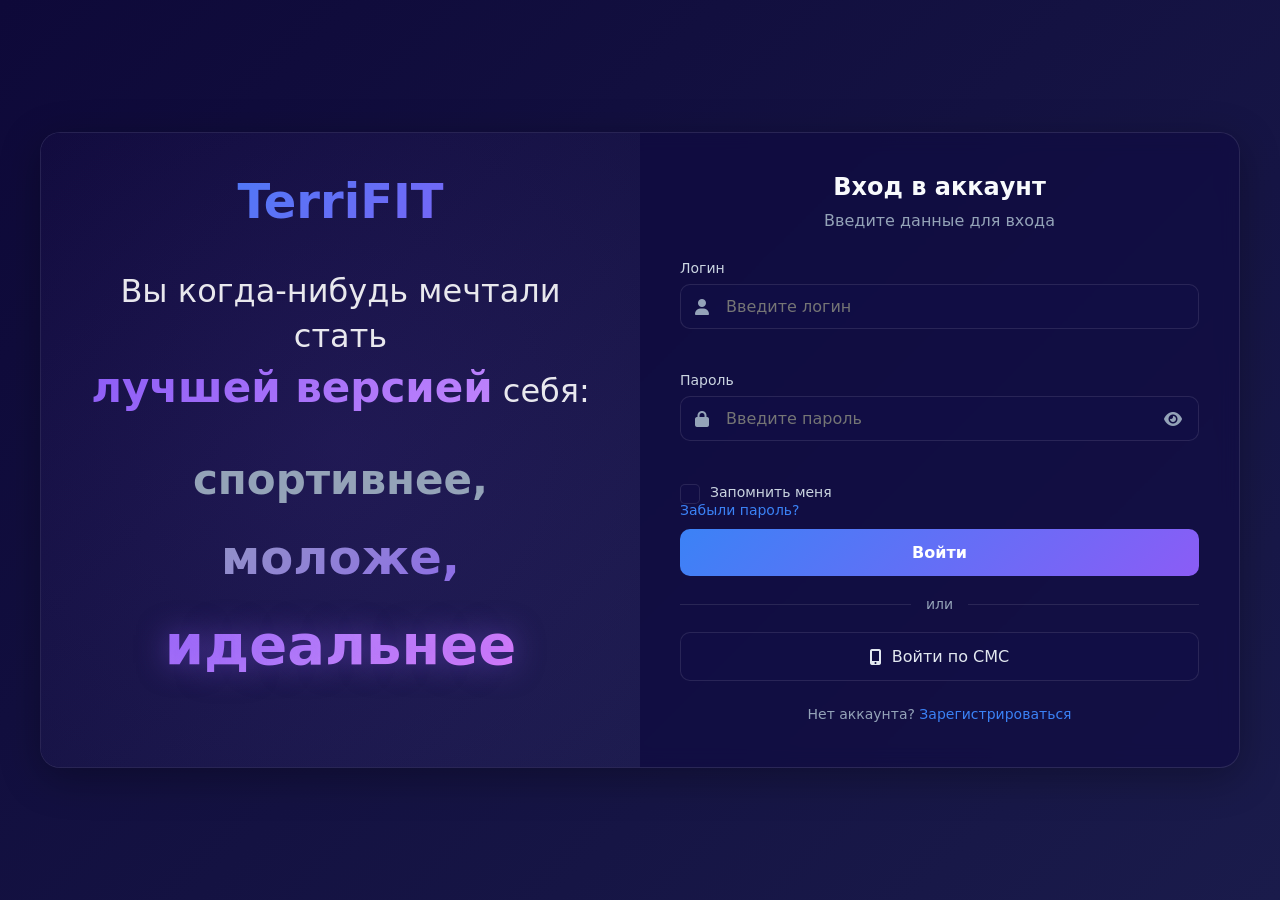
<file: login.html>
﻿<!DOCTYPE html>
<html lang="ru">
<head>
    <meta charset="UTF-8">
    <meta name="viewport" content="width=device-width, initial-scale=1.0">
    <title>TerriFIT - Вход и регистрация</title>
    <link rel="stylesheet" href="login.css">
    <link rel="stylesheet" href="https://cdnjs.cloudflare.com/ajax/libs/font-awesome/6.4.0/css/all.min.css">
    <link rel="icon" type="image/x-icon" href="images/favicon.png">
</head>
<body>
    <div class="container">
        <div class="login-wrapper">
            <div class="auth-left">
                <div class="auth-left-content">
                    <h1 class="auth-title">TerriFIT</h1>
                    <div class="motivation-quote">
                        <p class="quote-text">
                            Вы когда-нибудь мечтали стать<br>
                            <span class="highlight">лучшей версией</span> себя:
                        </p>
                        <div class="quote-words">
                            <span class="word word-1">спортивнее,</span>
                            <span class="word word-2">моложе,</span>
                            <span class="word word-3">идеальнее</span>
                        </div>
                    </div>
                </div>
            </div>

            <div class="right-panel">
                <div class="form-container" id="login-form">
                    <div class="form-header">
                        <h2>Вход в аккаунт</h2>
                        <p>Введите данные для входа</p>
                    </div>

                    <div class="form-group">
                        <label for="login-username">Логин</label>
                        <div class="input-with-icon">
                            <i class="fas fa-user"></i>
                            <input type="text" id="login-username" placeholder="Введите логин" value="">
                        </div>
                        <div class="error-message" id="login-username-error"></div>
                    </div>

                    <div class="form-group">
                        <label for="login-password">Пароль</label>
                        <div class="input-with-icon">
                            <i class="fas fa-lock"></i>
                            <input type="password" id="login-password" placeholder="Введите пароль" value="">
                            <button type="button" class="toggle-password" id="toggle-login-password">
                                <i class="fas fa-eye"></i>
                            </button>
                        </div>
                        <div class="error-message" id="login-password-error"></div>
                    </div>

                    <div class="form-options">
                        <label class="checkbox-container">
                            <input type="checkbox" id="remember-me">
                            <span class="checkmark"></span>
                            Запомнить меня
                        </label>
                        <a href="#" class="forgot-password" id="forgot-password">Забыли пароль?</a>
                    </div>

                    <button class="btn-primary" id="login-btn">Войти</button>

                    <div class="divider">
                        <span>или</span>
                    </div>

                    <button class="btn-secondary" id="sms-login-btn">
                        <i class="fas fa-mobile-alt"></i>
                        Войти по СМС
                    </button>

                    <div class="form-footer">
                        <p>Нет аккаунта? <a href="#" id="show-register">Зарегистрироваться</a></p>
                    </div>
                </div>

                <div class="form-container" id="sms-form" style="display: none;">
                    <div class="form-header">
                        <h2>Вход по СМС</h2>
                        <p>Введите номер телефона</p>
                    </div>

                    <div class="form-group">
                        <label for="phone">Номер телефона</label>
                        <div class="input-with-icon">
                            <i class="fas fa-phone"></i>
                            <input type="tel" id="phone" placeholder="+7 (___) ___-__-__" value="">
                        </div>
                        <div class="error-message" id="phone-error"></div>
                    </div>

                    <div class="form-group" id="sms-code-group" style="display: none;">
                        <label for="sms-code">Код из СМС</label>
                        <div class="input-with-icon">
                            <i class="fas fa-sms"></i>
                            <input type="text" id="sms-code" placeholder="Введите 4-значный код" maxlength="4">
                        </div>
                        <div class="error-message" id="sms-code-error"></div>
                        <div class="sms-timer">
                            <span id="sms-timer-text">Отправить код повторно через: <span id="timer">60</span> сек</span>
                            <button type="button" class="resend-btn" id="resend-sms" style="display: none;">Отправить снова</button>
                        </div>
                    </div>

                    <button class="btn-primary" id="send-sms-btn">Получить код</button>
                    <button class="btn-secondary" id="verify-sms-btn" style="display: none;">Подтвердить</button>

                    <div class="form-footer">
                        <p><a href="#" id="back-to-login"><i class="fas fa-arrow-left"></i> Назад ко входу</a></p>
                    </div>
                </div>

                <div class="form-container" id="recovery-form" style="display: none;">
                    <div class="form-header">
                        <h2>Восстановление пароля</h2>
                        <p>Введите номер телефона для восстановления</p>
                    </div>

                    <div class="form-group">
                        <label for="recovery-phone">Номер телефона</label>
                        <div class="input-with-icon">
                            <i class="fas fa-phone"></i>
                            <input type="tel" id="recovery-phone" placeholder="+7 (___) ___-__-__" value="">
                        </div>
                        <div class="error-message" id="recovery-phone-error"></div>
                    </div>

                    <button class="btn-primary" id="recovery-btn">Восстановить доступ</button>

                    <div class="form-footer">
                        <p><a href="#" id="back-to-login-2"><i class="fas fa-arrow-left"></i> Назад ко входу</a></p>
                    </div>
                </div>

                <div class="form-container" id="register-form" style="display: none;">
                    <div class="form-header">
                        <h2>Регистрация</h2>
                        <p>Шаг <span id="current-step">1</span> из <span id="total-steps">9</span></p>
                        <div class="progress-bar">
                            <div class="progress" id="registration-progress"></div>
                        </div>
                    </div>

                    <div class="form-step active" id="step-1">
                        <div class="form-group">
                            <label for="first-name">Имя</label>
                            <input type="text" id="first-name" placeholder="Введите ваше имя">
                            <div class="error-message" id="first-name-error"></div>
                        </div>
                        <div class="form-group">
                            <label for="last-name">Фамилия</label>
                            <input type="text" id="last-name" placeholder="Введите вашу фамилию">
                            <div class="error-message" id="last-name-error"></div>
                        </div>
                    </div>

                    <div class="form-step" id="step-2">
                        <div class="form-group">
                            <label for="register-phone">Номер телефона</label>
                            <div class="input-with-icon">
                                <i class="fas fa-phone"></i>
                                <input type="tel" id="register-phone" placeholder="+7 (___) ___-__-__" value="">
                            </div>
                            <div class="error-message" id="register-phone-error"></div>
                        </div>
                    </div>

                    <div class="form-step" id="step-3">
                        <div class="form-group">
                            <label for="username">Логин</label>
                            <div class="input-with-icon">
                                <i class="fas fa-user"></i>
                                <input type="text" id="username" placeholder="Придумайте логин">
                            </div>
                            <div class="error-message" id="username-error"></div>
                            <div class="password-requirements" style="margin-top: 10px;">
                                <p>Логин должен содержать:</p>
                                <ul>
                                    <li id="req-username-length">Минимум 3 символа</li>
                                    <li id="req-username-unique">Быть уникальным</li>
                                </ul>
                            </div>
                        </div>
                    </div>

                    <div class="form-step" id="step-4">
                        <div class="form-group">
                            <label for="register-password">Пароль</label>
                            <div class="input-with-icon">
                                <i class="fas fa-lock"></i>
                                <input type="password" id="register-password" placeholder="Придумайте пароль">
                                <button type="button" class="toggle-password" id="toggle-register-password">
                                    <i class="fas fa-eye"></i>
                                </button>
                            </div>
                            <div class="error-message" id="register-password-error"></div>
                            <div class="password-strength">
                                <div class="strength-bar">
                                    <div class="strength-fill" id="password-strength"></div>
                                </div>
                                <span class="strength-text" id="strength-text">Слабый</span>
                            </div>
                            <div class="password-requirements">
                                <p>Пароль должен содержать:</p>
                                <ul>
                                    <li id="req-length">Минимум 8 символов</li>
                                    <li id="req-uppercase">Заглавные буквы</li>
                                    <li id="req-numbers">Цифры</li>
                                    <li id="req-special">Специальные символы</li>
                                </ul>
                            </div>
                        </div>
                        <div class="form-group">
                            <label for="confirm-password">Подтверждение пароля</label>
                            <div class="input-with-icon">
                                <i class="fas fa-lock"></i>
                                <input type="password" id="confirm-password" placeholder="Повторите пароль">
                            </div>
                            <div class="error-message" id="confirm-password-error"></div>
                        </div>
                    </div>

                    <div class="form-step" id="step-5">
                        <div class="form-group">
                            <label for="birthDate">Дата рождения</label>
                            <div class="input-with-icon">
                                <i class="fas fa-calendar-alt"></i>
                                <input type="date" id="birthDate" name="birthDate" class="form-control" required>
                            </div>
                            <div class="error-message" id="birthDate-error"></div>
                            <p style="font-size: 12px; color: #94a3b8; margin-top: 5px;">
                                <i class="fas fa-info-circle"></i> Минимальный возраст: 14 лет
                            </p>
                        </div>
                    </div>

                    <div class="form-step" id="step-6">
                        <div class="form-group">
                            <label>Пол</label>
                            <div class="gender-selection">
                                <label class="gender-option">
                                    <input type="radio" name="gender" value="male">
                                    <div class="gender-card">
                                        <i class="fas fa-mars"></i>
                                        <span>Мужской</span>
                                    </div>
                                </label>
                                <label class="gender-option">
                                    <input type="radio" name="gender" value="female">
                                    <div class="gender-card">
                                        <i class="fas fa-venus"></i>
                                        <span>Женский</span>
                                    </div>
                                </label>
                            </div>
                            <div class="error-message" id="gender-error"></div>
                        </div>
                    </div>

                    <div class="form-step" id="step-7">
                        <div class="form-group">
                            <label for="weight">Вес (кг)</label>
                            <div class="input-with-icon">
                                <i class="fas fa-weight-scale"></i>
                                <input type="number" id="weight" min="30" max="200" step="0.1" placeholder="Введите ваш вес">
                            </div>
                            <div class="error-message" id="weight-error"></div>
                        </div>
                    </div>

                    <div class="form-step" id="step-8">
                        <div class="form-group">
                            <label for="fitness-level">Уровень физической подготовки</label>
                            <select id="fitness-level">
                                <option value="">Выберите уровень</option>
                                <option value="beginner">Начинающий</option>
                                <option value="intermediate">Средний</option>
                                <option value="advanced">Продвинутый</option>
                                <option value="athlete">Спортсмен</option>
                            </select>
                            <div class="error-message" id="fitness-level-error"></div>
                        </div>
                    </div>

                    <div class="form-step" id="step-9">
                        <div class="form-group">
                            <label for="goal">Основная цель</label>
                            <select id="goal">
                                <option value="">Выберите цель</option>
                                <option value="weight-loss">Похудение</option>
                                <option value="muscle-gain">Набор мышечной массы</option>
                                <option value="endurance">Развитие выносливости</option>
                                <option value="health">Улучшение здоровья</option>
                                <option value="competition">Подготовка к соревнованиям</option>
                            </select>
                            <div class="error-message" id="goal-error"></div>
                        </div>
                        <div class="form-group">
                            <label for="medical-issues">Медицинские ограничения (необязательно)</label>
                            <textarea id="medical-issues" placeholder="Опишите ваши медицинские ограничения, если есть"></textarea>
                        </div>
                    </div>

                    <div class="step-navigation">
                        <button type="button" class="btn-secondary" id="prev-step">Назад</button>
                        <button type="button" class="btn-primary" id="next-step">Далее</button>
                        <button type="button" class="btn-primary" id="complete-registration" style="display: none;">Завершить регистрацию</button>
                    </div>

                    <div class="form-footer">
                        <p>Уже есть аккаунт? <a href="#" id="show-login">Войти</a></p>
                    </div>
                </div>
            </div>
        </div>
    </div>

    <div class="modal-overlay" id="success-modal">
        <div class="modal">
            <div class="modal-icon success">
                <i class="fas fa-check-circle"></i>
            </div>
            <h3>Регистрация успешна!</h3>
            <p>Ваш аккаунт был успешно создан. Теперь вы можете войти в систему.</p>
            <button class="btn-primary" id="go-to-login">Войти в аккаунт</button>
        </div>
    </div>

    <script src="js/fitness-db.js"></script>
    <script src="js/database.js"></script>
    <script src="login.js"></script>
</body>
</html>
</file>
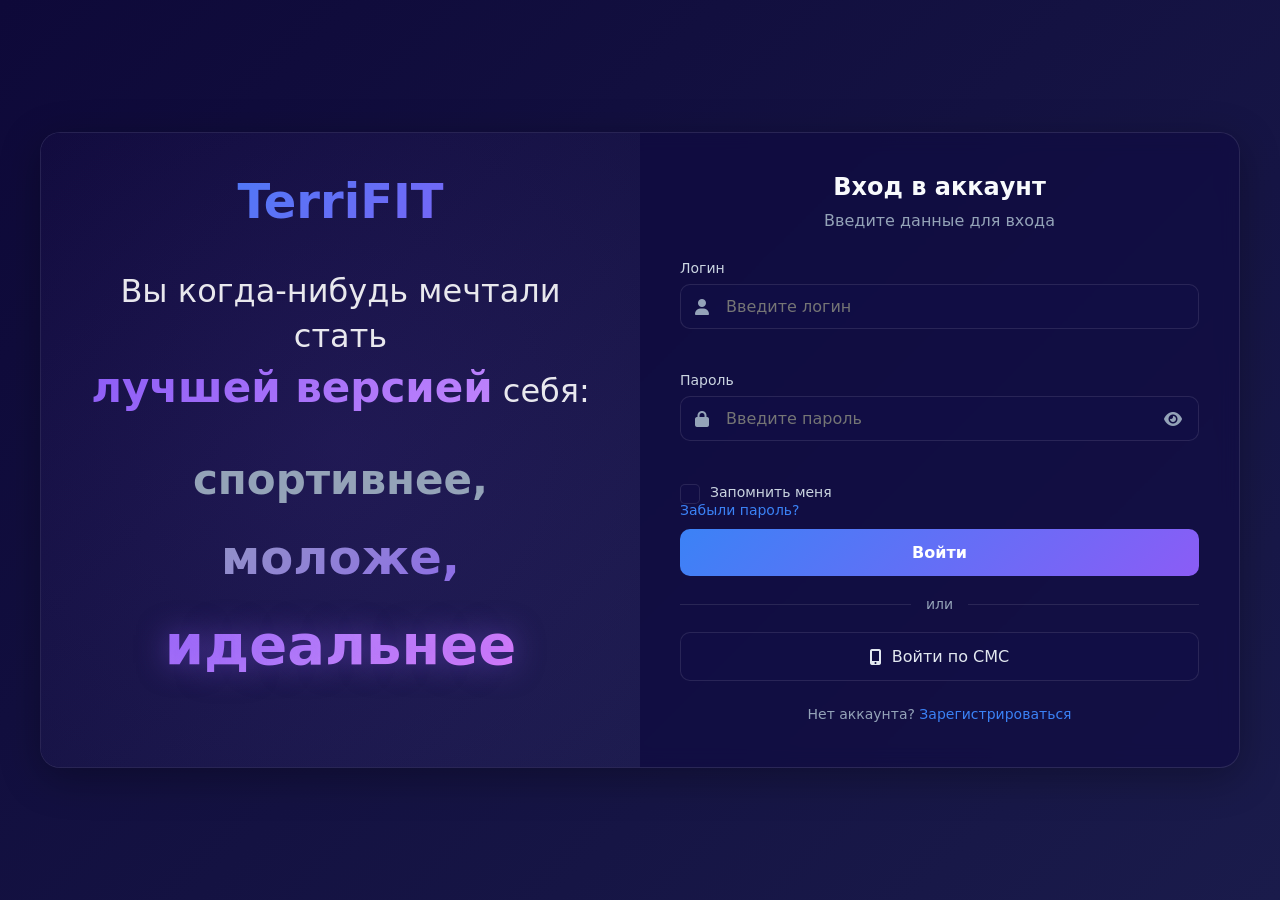
<file: notifications.html>
﻿<!DOCTYPE html>
<html lang="ru">
<head>
    <meta charset="UTF-8">
    <meta name="viewport" content="width=device-width, initial-scale=1.0, viewport-fit=cover">
    <title>TerriFIT - Уведомления</title>
    <link rel="stylesheet" href="styles.css">
    <link rel="stylesheet" href="https://cdnjs.cloudflare.com/ajax/libs/font-awesome/6.4.0/css/all.min.css">
    <link rel="icon" type="image/x-icon" href="images/favicon.png">
    <style>
        .notifications-container {
            max-width: 800px;
            margin: 0 auto;
            background: rgba(16,10,66,0.2);
            border-radius: 24px;
            padding: 30px;
            border: 1px solid rgba(255,255,255,0.1);
        }

        .notifications-header {
            display: flex;
            align-items: center;
            justify-content: space-between;
            margin-bottom: 30px;
            flex-wrap: wrap;
            gap: 15px;
        }

            .notifications-header h1 {
                font-size: 28px;
                background: linear-gradient(90deg, #3b82f6, #8b5cf6);
                -webkit-background-clip: text;
                background-clip: text;
                color: transparent;
                display: flex;
                align-items: center;
                gap: 10px;
            }

        .clear-all {
            background: rgba(239,68,68,0.1);
            color: #ef4444;
            border: 1px solid #ef4444;
            padding: 8px 16px;
            border-radius: 20px;
            cursor: pointer;
            transition: all 0.3s;
            font-size: 14px;
        }

            .clear-all:hover {
                background: #ef4444;
                color: white;
            }

        .notifications-list {
            display: flex;
            flex-direction: column;
            gap: 20px;
        }

        .notification-day {
            margin-bottom: 10px;
        }

        .day-header {
            color: #8b5cf6;
            font-size: 16px;
            font-weight: 600;
            margin-bottom: 15px;
            padding-bottom: 5px;
            border-bottom: 2px solid rgba(139,92,246,0.3);
        }

        .notification-item {
            background: rgba(19,14,72,0.5);
            border-radius: 16px;
            padding: 20px;
            display: flex;
            align-items: center;
            gap: 20px;
            border: 1px solid rgba(59,130,246,0.2);
            transition: all 0.3s;
            margin-bottom: 10px;
        }

            .notification-item.unread {
                border-left: 4px solid #3b82f6;
                background: rgba(59,130,246,0.1);
            }

            .notification-item.resolved {
                opacity: 0.8;
                border-color: #475569;
            }

        .notification-avatar {
            width: 60px;
            height: 60px;
            border-radius: 50%;
            object-fit: cover;
            border: 2px solid #8b5cf6;
        }

        .notification-content {
            flex: 1;
        }

        .notification-text {
            color: #f8fafc;
            margin-bottom: 8px;
            font-size: 16px;
        }

            .notification-text strong {
                color: #8b5cf6;
            }

        .notification-challenge {
            font-size: 14px;
            color: #f59e0b;
            margin-bottom: 8px;
            display: flex;
            align-items: center;
            gap: 10px;
            flex-wrap: wrap;
        }

        .challenge-tag {
            background: rgba(245,158,11,0.15);
            padding: 4px 10px;
            border-radius: 20px;
            font-size: 12px;
            border: 1px solid rgba(245,158,11,0.3);
        }

        .notification-time {
            font-size: 12px;
            color: #94a3b8;
        }

        .notification-actions {
            display: flex;
            gap: 10px;
            margin-top: 10px;
        }

        .btn-accept {
            background: linear-gradient(135deg, #10b981, #059669);
            color: white;
            border: none;
            border-radius: 8px;
            padding: 8px 20px;
            cursor: pointer;
            transition: all 0.3s;
            font-size: 14px;
        }

            .btn-accept:hover {
                transform: translateY(-2px);
                box-shadow: 0 5px 15px rgba(16,185,129,0.3);
            }

        .btn-decline {
            background: rgba(239,68,68,0.2);
            color: #ef4444;
            border: 1px solid #ef4444;
            border-radius: 8px;
            padding: 8px 20px;
            cursor: pointer;
            transition: all 0.3s;
            font-size: 14px;
        }

            .btn-decline:hover {
                background: #ef4444;
                color: white;
            }

        .status-badge {
            padding: 4px 12px;
            border-radius: 20px;
            font-size: 12px;
            font-weight: 600;
        }

        .status-accepted {
            background: rgba(16,185,129,0.15);
            color: #10b981;
            border: 1px solid #10b981;
        }

        .status-declined {
            background: rgba(239,68,68,0.15);
            color: #ef4444;
            border: 1px solid #ef4444;
        }

        .empty-notifications {
            text-align: center;
            padding: 80px 20px;
            color: #94a3b8;
            background: rgba(19,14,72,0.3);
            border-radius: 16px;
            border: 1px dashed rgba(255,255,255,0.1);
        }

            .empty-notifications i {
                font-size: 60px;
                color: #475569;
                margin-bottom: 20px;
            }
        /* Для самой маленькой мобильной версии (до 480px) - страница уведомлений */
        @media (max-width: 480px) {
            .notifications-container {
                padding: 15px !important;
            }

            .notifications-header {
                flex-direction: column !important;
                align-items: flex-start !important;
                gap: 10px !important;
                margin-bottom: 20px !important;
            }

                .notifications-header h1 {
                    font-size: 22px !important;
                }

            .clear-all {
                padding: 6px 12px !important;
                font-size: 12px !important;
                width: 50% !important;
                text-align: center !important;
            }

            .day-header {
                font-size: 14px !important;
                margin-bottom: 10px !important;
            }

            /* Карточка уведомления - вертикальное расположение */
            .notification-item {
                padding: 12px !important;
                gap: 10px !important;
                flex-direction: column !important;
                align-items: stretch !important;
                border-radius: 14px !important;
                margin-bottom: 8px !important;
            }

            /* Аватар - сверху по центру, уменьшенный */
            .notification-avatar {
                width: 45px !important;
                height: 45px !important;
                align-self: center !important;
                margin-bottom: 5px !important;
            }

            /* Текст уведомления */
            .notification-text {
                font-size: 13px !important;
                text-align: center !important;
                margin-bottom: 8px !important;
            }

            /* Информация о челлендже */
            .notification-challenge {
                justify-content: center !important;
                gap: 8px !important;
                margin-bottom: 10px !important;
            }

            .challenge-tag {
                font-size: 10px !important;
                padding: 3px 8px !important;
            }

            /* Время */
            .notification-time {
                text-align: center !important;
                font-size: 10px !important;
                margin-bottom: 8px !important;
            }

            /* Кнопки действий */
            .notification-actions {
                justify-content: center !important;
                gap: 12px !important;
                margin-top: 5px !important;
            }

            .btn-accept, .btn-decline {
                padding: 6px 16px !important;
                font-size: 12px !important;
                flex: 1 !important;
                text-align: center !important;
            }

            /* Статус (Принято/Отклонено) */
            .status-badge {
                align-self: center !important;
                font-size: 10px !important;
                padding: 3px 10px !important;
            }

            /* Пустое состояние */
            .empty-notifications {
                padding: 40px 20px !important;
            }

                .empty-notifications i {
                    font-size: 40px !important;
                }

                .empty-notifications p {
                    font-size: 13px !important;
                }
        }
    </style>
</head>
<body>
    <div class="dashboard">
        <div class="sidebar">
            <div class="sidebar-section">
                <div class="sidebar-title">ОСНОВНОЕ</div>
                <a href="index.html" class="sidebar-item">
                    <img src="images/profile.png" alt="Профиль" class="sidebar-icon">
                    <span>Профиль</span>
                </a>
                <a href="notifications.html" class="sidebar-item" style="position: relative;">
                    <img src="images/notifications.png" alt="Уведомления" class="sidebar-icon">
                    <span>Уведомления</span>
                    <span class="notification-badge" id="sidebar-notification-badge" style="display: none;"></span>
                </a>
                <a href="privacy.html" class="sidebar-item">
                    <img src="images/privacy.png" alt="Конфиденциальность" class="sidebar-icon">
                    <span>Конфиденциальность</span>
                </a>
                <div class="sidebar-item" id="logout-btn">
                    <img src="images/logout.png" alt="Выйти" class="sidebar-icon">
                    <span>Выйти</span>
                </div>
            </div>
            <div class="sidebar-section">
                <div class="sidebar-title">СОЦИАЛЬНОЕ</div>
                <a href="challenges.html" class="sidebar-item">
                    <img src="images/challenges.png" alt="Челленджи" class="sidebar-icon">
                    <span>Челленджи</span>
                </a>
                <a href="achievements.html" class="sidebar-item">
                    <img src="images/achievements.png" alt="Достижения" class="sidebar-icon">
                    <span>Достижения</span>
                </a>
                <a href="leaderboard.html" class="sidebar-item">
                    <img src="images/leaderboard.png" alt="Лидеры" class="sidebar-icon">
                    <span>Лидеры</span>
                </a>
            </div>
            <div class="sidebar-section">
                <div class="sidebar-title">МАГАЗИН</div>
                <a href="shop.html" class="sidebar-item">
                    <img src="images/shop.png" alt="Магазин" class="sidebar-icon">
                    <span>Магазин</span>
                </a>
                <a href="premium.html" class="sidebar-item">
                    <img src="images/premium.png" alt="Премиум" class="sidebar-icon">
                    <span>Премиум</span>
                </a>
                <a href="transactions.html" class="sidebar-item">
                    <img src="images/transactions.png" alt="Все операции" class="sidebar-icon">
                    <span>Все операции</span>
                </a>
            </div>
        </div>
        <div class="mobile-menu-full" id="mobile-menu-full">
            <div class="mobile-menu-header">
                <a href="index.html" class="logo">
                    <img src="images/logo.png" alt="logo">
                </a>
                <div class="mobile-menu-close" id="mobile-menu-close">
                    <i class="fas fa-times"></i>
                </div>
            </div>
            <div class="mobile-menu-items">
                <div class="mobile-menu-section">
                    <div class="mobile-menu-section-title">ОСНОВНОЕ</div>
                    <a href="index.html" class="mobile-menu-item">
                        <img src="images/profile.png" alt="Профиль" class="mobile-menu-icon">
                        <span>Профиль</span>
                    </a>
                    <a href="notifications.html" class="mobile-menu-item" style="position: relative;">
                        <img src="images/notifications.png" alt="Уведомления" class="mobile-menu-icon">
                        <span>Уведомления</span>
                        <span class="mobile-notification-badge" id="mobile-notification-badge" style="display: none;"></span>
                    </a>
                    <a href="privacy.html" class="mobile-menu-item">
                        <img src="images/privacy.png" alt="Конфиденциальность" class="mobile-menu-icon">
                        <span>Конфиденциальность</span>
                    </a>
                    <div class="mobile-menu-item" id="mobile-logout-btn">
                        <img src="images/logout.png" alt="Выйти" class="mobile-menu-icon">
                        <span>Выйти</span>
                    </div>
                </div>
                <div class="mobile-menu-section">
                    <div class="mobile-menu-section-title">СОЦИАЛЬНОЕ</div>
                    <a href="challenges.html" class="mobile-menu-item">
                        <img src="images/challenges.png" alt="Челленджи" class="mobile-menu-icon">
                        <span>Челленджи</span>
                    </a>
                    <a href="achievements.html" class="mobile-menu-item">
                        <img src="images/achievements.png" alt="Достижения" class="mobile-menu-icon">
                        <span>Достижения</span>
                    </a>
                    <a href="leaderboard.html" class="mobile-menu-item">
                        <img src="images/leaderboard.png" alt="Лидеры" class="mobile-menu-icon">
                        <span>Лидеры</span>
                    </a>
                </div>
                <div class="mobile-menu-section">
                    <div class="mobile-menu-section-title">МАГАЗИН</div>
                    <a href="shop.html" class="mobile-menu-item">
                        <img src="images/shop.png" alt="Магазин" class="mobile-menu-icon">
                        <span>Магазин</span>
                    </a>
                    <a href="premium.html" class="mobile-menu-item">
                        <img src="images/premium.png" alt="Премиум" class="mobile-menu-icon">
                        <span>Премиум</span>
                    </a>
                    <a href="transactions.html" class="mobile-menu-item">
                        <img src="images/transactions.png" alt="Все операции" class="mobile-menu-icon">
                        <span>Все операции</span>
                    </a>
                </div>
            </div>
        </div>
        <div class="main-content">
            <div class="header">
                <div class="header-top">
                    <a href="index.html" class="logo">
                        <img src="images/logo.png" alt="logo">
                    </a>
                    <div class="burger-menu" id="burger-menu">
                        <span></span>
                        <span></span>
                        <span></span>
                    </div>
                </div>
                <div class="user-menu">
                    <div class="points-header">
                        <i class="fas fa-star" style="color: #f59e0b;"></i>
                        <span id="header-points" class="user-points">0</span>
                    </div>
                    <a href="index.html" class="user-avatar-link" id="header-avatar-link">
                        <div class="user-avatar-header" id="header-avatar">
                            <img src="images/man.png" alt="avatar" class="avatar-img">
                        </div>
                    </a>
                </div>
            </div>

            <div class="notifications-container">
                <div class="notifications-header">
                    <h1>
                        <i class="fas fa-bell"></i>
                        Уведомления
                    </h1>
                    <button class="clear-all" id="clear-all">
                        <i class="fas fa-trash"></i>
                        Очистить все
                    </button>
                </div>

                <div id="notifications-list" class="notifications-list">
                    <!-- Уведомления загрузятся через JS -->
                </div>
            </div>
        </div>
    </div>
    <script src="js/header.js"></script>
    <script src="js/fitness-db.js"></script>
    <script src="js/database.js"></script>
    <script>
        document.addEventListener('DOMContentLoaded', function () {
            const currentUser = window.fitnessDB.getCurrentUser();
            if (!currentUser) {
                window.location.href = 'login.html';
                return;
            }

            loadNotifications();

            document.getElementById('clear-all')?.addEventListener('click', clearAllNotifications);
            document.getElementById('logout-btn')?.addEventListener('click', (e) => {
                e.preventDefault();
                window.fitnessDB.logout();
            });

            function loadNotifications() {
                const user = window.fitnessDB.getUserById(currentUser.id);
                const notifications = user.notifications || [];

                const container = document.getElementById('notifications-list');

                if (notifications.length === 0) {
                    container.innerHTML = `
                <div class="empty-notifications">
                    <i class="fas fa-bell-slash"></i>
                    <p>У вас нет уведомлений</p>
                </div>
            `;
                    updateNotificationBadge();
                    return;
                }

                const grouped = {};

                notifications.sort((a, b) => new Date(b.date) - new Date(a.date));

                notifications.forEach(n => {
                    const date = new Date(n.date);
                    const dayKey = date.toLocaleDateString('ru-RU', {
                        year: 'numeric',
                        month: 'long',
                        day: 'numeric'
                    });

                    if (!grouped[dayKey]) {
                        grouped[dayKey] = [];
                    }
                    grouped[dayKey].push(n);
                });

                let html = '';

                for (const [day, dayNotifications] of Object.entries(grouped)) {
                    html += `<div class="notification-day">`;
                    html += `<div class="day-header">${day}</div>`;

                    dayNotifications.forEach(n => {
                        const date = new Date(n.date);
                        const timeStr = date.toLocaleTimeString('ru-RU', {
                            hour: '2-digit',
                            minute: '2-digit'
                        });

                        html += `
                    <div class="notification-item ${n.read ? '' : 'unread'} ${n.status && n.status !== 'pending' ? 'resolved' : ''}" data-id="${n.id}">
                        <img src="${getAvatarUrl(n.fromUserAvatar, n.fromUserGender)}" class="notification-avatar">
                        <div class="notification-content">
                            <div class="notification-text">
                                <strong>${n.fromUserName}</strong> ${n.message}
                            </div>
                `;

                        if (n.type === 'challenge_invite') {
                            html += `
                        <div class="notification-challenge">
                            <span class="challenge-tag">
                                <i class="fas fa-trophy"></i> ${n.challengeReward} очков
                            </span>
                            <span class="challenge-tag">
                                <i class="fas fa-calendar"></i> ${n.challengeDuration} дней
                            </span>
                        </div>
                    `;
                        }

                        html += `<div class="notification-time">${timeStr}</div>`;

                        if (n.type === 'challenge_invite' && n.status === 'pending') {
                            html += `
                        <div class="notification-actions">
                            <button class="btn-accept" onclick="respondToInvite(${n.id}, true)">
                                <i class="fas fa-check"></i> Принять
                            </button>
                            <button class="btn-decline" onclick="respondToInvite(${n.id}, false)">
                                <i class="fas fa-times"></i> Отклонить
                            </button>
                        </div>
                    `;
                        } else if (n.status === 'accepted') {
                            html += `<div class="status-badge status-accepted">✓ Принято</div>`;
                        } else if (n.status === 'declined') {
                            html += `<div class="status-badge status-declined">✗ Отклонено</div>`;
                        }

                        html += `</div></div>`;
                    });

                    html += `</div>`;
                }

                container.innerHTML = html;
                updateNotificationBadge();
            }

            window.respondToInvite = function (notificationId, accept) {
                const user = window.fitnessDB.getUserById(currentUser.id);
                const notification = user.notifications.find(n => n.id === notificationId);

                if (!notification) return;

                if (accept) {
                    const challenge = window.AppDatabase.findChallengeById(notification.challengeId);

                    if (challenge) {
                        user.activeChallenges = user.activeChallenges || [];
                        user.activeChallenges.push({
                            id: challenge.id,
                            title: challenge.title,
                            description: challenge.description,
                            participants: challenge.participants,
                            duration: challenge.duration,
                            total: challenge.duration,
                            reward: challenge.reward,
                            rewardRarity: challenge.rewardRarity,
                            rewardRarityName: challenge.rewardRarityName,
                            rewardId: challenge.rewardId,
                            current: 0,
                            joinedAt: new Date().toISOString(),
                            status: 'active',
                            invitedBy: notification.fromUserId
                        });
                    }
                }

                notification.status = accept ? 'accepted' : 'declined';
                notification.read = true;

                window.fitnessDB.updateUser(user.id, {
                    notifications: user.notifications,
                    activeChallenges: user.activeChallenges
                });

                loadNotifications();

                if (typeof window.updateNotificationBadge === 'function') {
                    window.updateNotificationBadge();
                }

                if (window.opener && !window.opener.closed && typeof window.opener.updateNotificationBadge === 'function') {
                    window.opener.updateNotificationBadge();
                }
            };

            function clearAllNotifications() {
                if (confirm('Вы уверены, что хотите удалить все уведомления?')) {
                    const user = window.fitnessDB.getUserById(currentUser.id);
                    user.notifications = [];
                    window.fitnessDB.updateUser(user.id, { notifications: [] });
                    loadNotifications();
                    updateNotificationBadge();

                    if (window.opener && !window.opener.closed && typeof window.opener.updateNotificationBadge === 'function') {
                        window.opener.updateNotificationBadge();
                    }
                }
            }

            function updateNotificationBadge() {
                const user = window.fitnessDB.getUserById(currentUser.id);
                if (!user) return;

                const unreadCount = user.notifications?.filter(n => !n.read).length || 0;

                const sidebarBadge = document.getElementById('sidebar-notification-badge');
                if (sidebarBadge) {
                    sidebarBadge.style.display = unreadCount > 0 ? 'block' : 'none';
                }

                const mobileBadge = document.getElementById('mobile-notification-badge');
                if (mobileBadge) {
                    mobileBadge.style.display = unreadCount > 0 ? 'block' : 'none';
                }
            }

            function getAvatarUrl(avatar, gender) {
                if (avatar && avatar.startsWith('data:image')) return avatar;
                if (avatar) return `images/${avatar}`;
                return gender === 'male' ? 'images/man.png' : 'images/woman.png';
            }
        });
    </script>
</body>
</html>
</file>
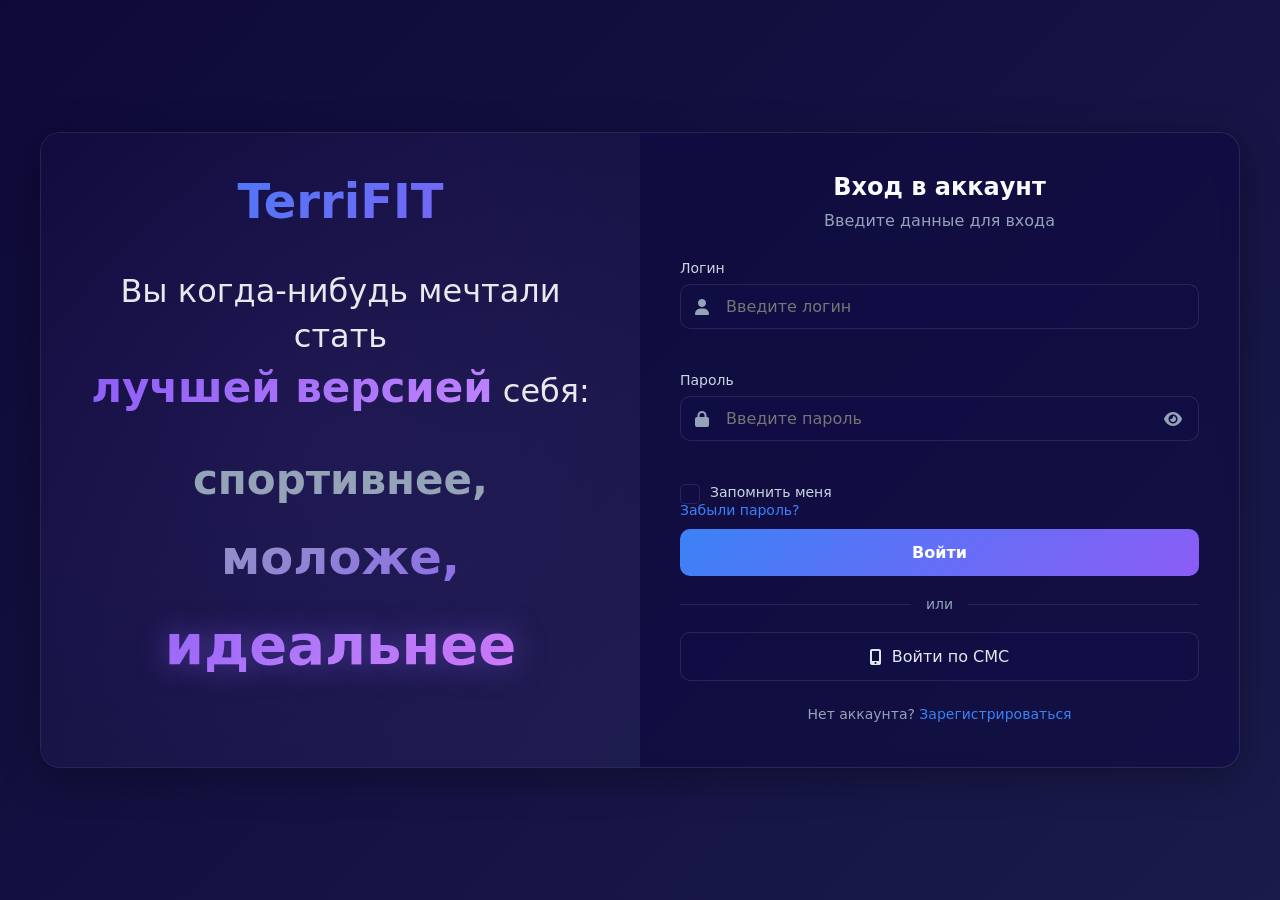
<file: premium.html>
﻿<!DOCTYPE html>
<html lang="ru">
<head>
    <meta charset="UTF-8">
    <meta name="viewport" content="width=device-width, initial-scale=1.0, viewport-fit=cover">
    <title>TerriFIT - Премиум контент</title>
    <link rel="stylesheet" href="styles.css">
    <link rel="stylesheet" href="https://cdnjs.cloudflare.com/ajax/libs/font-awesome/6.4.0/css/all.min.css">
    <link rel="icon" type="image/x-icon" href="images/favicon.png">
    <style>
        /* Стили для премиум контента (как в магазине) */
        .premium-header {
            background: rgba(16,10,66,0.3);
            border-radius: 16px;
            padding: 20px;
            margin-bottom: 30px;
            display: flex;
            justify-content: space-between;
            align-items: center;
            border: 1px solid rgba(255,255,255,0.1);
            flex-wrap: wrap;
            gap: 20px;
        }
            .premium-header h1 {
                background: linear-gradient(90deg, #f59e0b, #8b5cf6) !important;
                -webkit-background-clip: text !important;
                background-clip: text !important;
                color: transparent !important;
            }

            .premium-header .page-title {
                font-size: 28px;
                font-weight: 700;
                background: linear-gradient(90deg, #f59e0b, #8b5cf6);
                -webkit-background-clip: text;
                background-clip: text;
                color: transparent;
                display: flex;
                align-items: center;
                gap: 12px;
                margin: 0;
            }

                .premium-header .page-title i {
                    background: linear-gradient(90deg, #f59e0b, #8b5cf6);
                    -webkit-background-clip: text;
                    background-clip: text;
                    color: transparent;
                    font-size: 28px;
                }

        .points-display {
            background: linear-gradient(135deg, #f59e0b, #8b5cf6);
            padding: 12px 25px;
            border-radius: 40px;
            display: flex;
            align-items: center;
            gap: 10px;
            font-size: 20px;
            font-weight: 700;
            color: white;
            box-shadow: 0 4px 15px rgba(0, 0, 0, 0.2);
        }

            .points-display i {
                font-size: 20px;
                color: white;
            }

            .points-display .user-points {
                color: white;
                font-size: 22px;
            }

        /* Мобильная адаптация */
        @media (max-width: 768px) {
            .premium-header {
                flex-direction: column;
                text-align: center;
            }

                .premium-header .page-title {
                    font-size: 24px;
                    justify-content: center;
                }

                    .premium-header .page-title i {
                        font-size: 24px;
                    }

            .points-display {
                padding: 10px 20px;
                font-size: 18px;
            }

                .points-display .user-points {
                    font-size: 20px;
                }
        }

        @media (max-width: 480px) {
            .premium-header .page-title {
                font-size: 20px;
            }

                .premium-header .page-title i {
                    font-size: 20px;
                }

            .points-display {
                padding: 8px 16px;
                font-size: 16px;
            }

                .points-display .user-points {
                    font-size: 18px;
                }

                .points-display i {
                    font-size: 16px;
                }
        }
        .premium-grid {
            display: grid;
            grid-template-columns: repeat(auto-fill, minmax(280px, 1fr));
            gap: 25px;
            margin-bottom: 40px;
        }

        .premium-card {
            background: rgba(19,14,72,0.5);
            border-radius: 16px;
            overflow: hidden;
            border: 1px solid rgba(59,130,246,0.2);
            transition: all 0.3s;
            display: flex;
            flex-direction: column;
            height: 380px;
        }

            .premium-card:hover {
                transform: translateY(-5px);
                border-color: #3b82f6;
                box-shadow: 0 10px 30px rgba(59,130,246,0.2);
            }

            .premium-card.opened {
                border-color: #64748b;
                background: rgba(30,30,50,0.5);
            }

        .premium-card-image {
            height: 140px;
            background: linear-gradient(135deg, #3b82f6, #8b5cf6);
            display: flex;
            align-items: center;
            justify-content: center;
        }

        .premium-card.opened .premium-card-image {
            background: linear-gradient(135deg, #475569, #64748b);
        }

        .premium-card-image i {
            font-size: 60px;
            color: white;
        }

        .premium-card-content {
            padding: 20px;
            flex: 1;
            display: flex;
            flex-direction: column;
        }

            .premium-card-content h3 {
                font-size: 18px;
                font-weight: 600;
                color: #f8fafc;
                margin-bottom: 10px;
            }

            .premium-card-content p {
                font-size: 14px;
                color: #94a3b8;
                margin-bottom: 15px;
                line-height: 1.5;
                flex: 1;
            }

        .premium-card-price {
            display: flex;
            align-items: center;
            gap: 5px;
            color: #f59e0b;
            font-weight: 700;
            font-size: 18px;
            margin-bottom: 15px;
        }

        .unlock-btn {
            background: linear-gradient(135deg, #3b82f6, #8b5cf6);
            color: white;
            border: none;
            border-radius: 8px;
            padding: 12px;
            font-size: 16px;
            font-weight: 600;
            cursor: pointer;
            transition: all 0.3s;
            width: 100%;
        }

            .unlock-btn:hover:not(:disabled) {
                transform: scale(1.02);
                box-shadow: 0 5px 15px rgba(59,130,246,0.3);
            }

            .unlock-btn.disabled, .unlock-btn:disabled {
                background: #475569;
                cursor: not-allowed;
                opacity: 0.5;
            }

        .opened-label {
            background: #334155;
            color: #cbd5e1;
            padding: 12px;
            border-radius: 8px;
            text-align: center;
            font-size: 16px;
            font-weight: 600;
            border: 1px solid #475569;
        }

            .opened-label i {
                margin-right: 5px;
                color: #94a3b8;
            }

        .opened-section {
            background: rgba(16,10,66,0.2);
            border-radius: 16px;
            padding: 25px;
            margin-bottom: 30px;
            border: 1px solid rgba(100,116,139,0.3);
        }

            .opened-section h2 {
                display: flex;
                align-items: center;
                gap: 10px;
                color: #cbd5e1;
                margin-bottom: 20px;
                font-size: 22px;
            }

        .opened-grid {
            display: grid;
            grid-template-columns: repeat(auto-fill, minmax(250px, 1fr));
            gap: 15px;
        }

        .opened-card {
            background: rgba(30,30,50,0.5);
            border-radius: 12px;
            overflow: hidden;
            border: 1px solid #475569;
            display: flex;
            flex-direction: column;
        }

        .opened-card-image {
            height: 100px;
            background: #334155;
            display: flex;
            align-items: center;
            justify-content: center;
        }

            .opened-card-image i {
                font-size: 40px;
                color: #94a3b8;
            }

        .opened-card-content {
            padding: 15px;
        }

            .opened-card-content h4 {
                font-size: 16px;
                color: #f8fafc;
                margin-bottom: 5px;
            }

            .opened-card-content p {
                font-size: 12px;
                color: #94a3b8;
                margin-bottom: 10px;
            }

        .opened-card-footer {
            display: flex;
            justify-content: space-between;
            align-items: center;
            margin-top: 10px;
        }

        .opened-price {
            color: #94a3b8;
            font-size: 14px;
        }

            .opened-price i {
                color: #f59e0b;
            }

        .open-btn {
            background: #334155;
            color: #cbd5e1;
            border: 1px solid #475569;
            border-radius: 6px;
            padding: 6px 12px;
            font-size: 12px;
            cursor: pointer;
            transition: all 0.3s;
        }

            .open-btn:hover {
                background: #475569;
                color: white;
            }

        .empty-content {
            text-align: center;
            padding: 40px;
            color: #94a3b8;
            font-size: 16px;
            background: rgba(19,14,72,0.3);
            border-radius: 12px;
        }

        .modal-overlay {
            position: fixed;
            top: 0;
            left: 0;
            right: 0;
            bottom: 0;
            background: rgba(0, 0, 0, 0.7);
            backdrop-filter: blur(5px);
            display: flex;
            align-items: center;
            justify-content: center;
            z-index: 9999;
        }

        .modal {
            position: relative;
            max-width: 700px;
            width: 90%;
            background: linear-gradient(145deg, #1a1a3a, #0e0939);
            border: 2px solid rgba(139,92,246,0.3);
            border-radius: 24px;
            padding: 30px;
            box-shadow: 0 20px 60px rgba(0,0,0,0.5);
            animation: modalAppear 0.3s ease;
            max-height: 90vh;
            overflow-y: auto;
            z-index: 10000;
        }

        .modal-content {
            text-align: center;
        }

            .modal-content h2 {
                color: #f8fafc;
                margin-bottom: 15px;
            }

            .modal-content p {
                color: #94a3b8;
                margin-bottom: 20px;
            }

        .btn-primary {
            background: linear-gradient(135deg, #3b82f6, #8b5cf6);
            color: white;
            border: none;
            border-radius: 10px;
            font-size: 16px;
            font-weight: 600;
            cursor: pointer;
            transition: all 0.3s;
            padding: 12px 20px;
            width: 100%;
            margin-top: 25px;
        }

            .btn-primary:hover {
                transform: translateY(-2px);
                box-shadow: 0 5px 15px rgba(59,130,246,0.3);
            }

        #content-frame {
            min-height: 250px;
            border-radius: 12px;
            overflow: hidden;
            position: relative;
            z-index: 10;
            background: transparent;
        }

            #content-frame video {
                position: relative;
                z-index: 11;
                width: 100%;
                max-width: 600px;
                height: auto;
                max-height: 340px;
                border-radius: 12px;
                background: #000;
                display: block;
                margin: 0 auto;
            }

        .premium-card .premium-overlay {
            display: none;
        }
        /* Затемняющий оверлей - НЕ перекрывает текст */
        .premium-card .premium-overlay {
            position: absolute;
            top: 0;
            left: 0;
            right: 0;
            bottom: 0;
            background: rgba(0, 0, 0, 0.5);
            backdrop-filter: blur(6px);
            z-index: 0; /* Уменьшаем z-index, чтобы текст был сверху */
            border-radius: 16px;
        }

        /* Контент поверх оверлея */
        .premium-card:not(.opened) .premium-card-content {
            position: relative;
            z-index: 5;
        }

        /* Кнопка поверх всего */
        .premium-card .unlock-btn,
        .premium-card .opened-label {
            position: relative;
            z-index: 10;
        }

        @keyframes modalAppear {
            from {
                opacity: 0;
                transform: scale(0.9);
            }

            to {
                opacity: 1;
                transform: scale(1);
            }
        }

        @media (max-width: 768px) {
            .premium-header {
                flex-direction: column;
                gap: 15px;
            }

            .premium-grid {
                grid-template-columns: 1fr;
            }
        }
    </style>
</head>
<body>
    <div class="dashboard">
        <div class="sidebar">
            <div class="sidebar-section">
                <div class="sidebar-title">ОСНОВНОЕ</div>
                <a href="index.html" class="sidebar-item">
                    <img src="images/profile.png" alt="Профиль" class="sidebar-icon">
                    <span>Профиль</span>
                </a>
                <a href="notifications.html" class="sidebar-item" style="position: relative;">
                    <img src="images/notifications.png" alt="Уведомления" class="sidebar-icon">
                    <span>Уведомления</span>
                    <span class="notification-badge" id="sidebar-notification-badge" style="display: none;"></span>
                </a>
                <a href="privacy.html" class="sidebar-item">
                    <img src="images/privacy.png" alt="Конфиденциальность" class="sidebar-icon">
                    <span>Конфиденциальность</span>
                </a>
                <div class="sidebar-item" id="logout-btn">
                    <img src="images/logout.png" alt="Выйти" class="sidebar-icon">
                    <span>Выйти</span>
                </div>
            </div>

            <div class="sidebar-section">
                <div class="sidebar-title">СОЦИАЛЬНОЕ</div>
                <a href="challenges.html" class="sidebar-item">
                    <img src="images/challenges.png" alt="Челленджи" class="sidebar-icon">
                    <span>Челленджи</span>
                </a>
                <a href="achievements.html" class="sidebar-item">
                    <img src="images/achievements.png" alt="Достижения" class="sidebar-icon">
                    <span>Достижения</span>
                </a>
                <a href="leaderboard.html" class="sidebar-item">
                    <img src="images/leaderboard.png" alt="Лидеры" class="sidebar-icon">
                    <span>Лидеры</span>
                </a>
            </div>

            <div class="sidebar-section">
                <div class="sidebar-title">МАГАЗИН</div>
                <a href="shop.html" class="sidebar-item">
                    <img src="images/shop.png" alt="Магазин" class="sidebar-icon">
                    <span>Магазин</span>
                </a>
                <a href="premium.html" class="sidebar-item">
                    <img src="images/premium.png" alt="Премиум" class="sidebar-icon">
                    <span>Премиум</span>
                </a>
                <a href="transactions.html" class="sidebar-item">
                    <img src="images/transactions.png" alt="Все операции" class="sidebar-icon">
                    <span>Все операции</span>
                </a>
            </div>
        </div>

        <div class="main-content">
            <div class="header">
                <div class="header-top">
                    <a href="index.html" class="logo">
                        <img src="images/logo.png" alt="logo">
                    </a>
                    <div class="burger-menu" id="burger-menu">
                        <span></span>
                        <span></span>
                        <span></span>
                    </div>
                </div>
                <div class="search-bar" id="global-search">
                    <i class="fas fa-search"></i>
                    <input type="text" id="global-search-input" placeholder="Поиск премиум контента...">
                    <div class="search-results-dropdown" id="search-results" style="display: none;"></div>
                </div>
                <div class="user-menu">
                    <div class="points-header">
                        <i class="fas fa-star" style="color: #f59e0b;"></i>
                        <span id="header-points" class="user-points">0</span>
                    </div>
                    <a href="index.html" class="user-avatar-link" id="header-avatar-link">
                        <div class="user-avatar-header" id="header-avatar">
                            <img src="images/man.png" alt="avatar" class="avatar-img">
                        </div>
                    </a>
                </div>
            </div>

            <div class="premium-header">
                <h1>
                    <i class="fas fa-crown"></i>
                    Премиум контент
                </h1>
                <div class="points-display">
                    <i class="fas fa-star"></i>
                    <span id="user-points" class="user-points">0</span>
                </div>
            </div>

            <div class="opened-section">
                <h2>
                    <i class="fas fa-unlock-alt"></i>
                    Мой премиум контент
                </h2>
                <div id="opened-content" class="opened-content"></div>
            </div>

            <div id="premium-container"></div>
        </div>
    </div>
    <!-- ВЫЕЗЖАЮЩЕЕ МЕНЮ СВЕРХУ ВНИЗ НА ВЕСЬ ЭКРАН -->
    <div class="mobile-menu-full" id="mobile-menu-full">
        <div class="mobile-menu-header">
            <div class="mobile-menu-logo">
                <img src="images/logo.png" alt="logo">
            </div>
            <div class="mobile-menu-close" id="mobile-menu-close">
                <i class="fas fa-times"></i>
            </div>
        </div>
        <div class="mobile-menu-items">
            <div class="mobile-menu-section">
                <div class="mobile-menu-section-title">ОСНОВНОЕ</div>
                <a href="index.html" class="mobile-menu-item">
                    <img src="images/profile.png" alt="Профиль" class="mobile-menu-icon">
                    <span>Профиль</span>
                </a>
                <a href="notifications.html" class="mobile-menu-item" style="position: relative;">
                    <img src="images/notifications.png" alt="Уведомления" class="mobile-menu-icon">
                    <span>Уведомления</span>
                    <span class="mobile-notification-badge" id="mobile-notification-badge" style="display: none;"></span>
                </a>
                <a href="privacy.html" class="mobile-menu-item">
                    <img src="images/privacy.png" alt="Конфиденциальность" class="mobile-menu-icon">
                    <span>Конфиденциальность</span>
                </a>
                <div class="mobile-menu-item" id="mobile-logout-btn">
                    <img src="images/logout.png" alt="Выйти" class="mobile-menu-icon">
                    <span>Выйти</span>
                </div>
            </div>
            <div class="mobile-menu-section">
                <div class="mobile-menu-section-title">СОЦИАЛЬНОЕ</div>
                <a href="challenges.html" class="mobile-menu-item">
                    <img src="images/challenges.png" alt="Челленджи" class="mobile-menu-icon">
                    <span>Челленджи</span>
                </a>
                <a href="achievements.html" class="mobile-menu-item">
                    <img src="images/achievements.png" alt="Достижения" class="mobile-menu-icon">
                    <span>Достижения</span>
                </a>
                <a href="leaderboard.html" class="mobile-menu-item">
                    <img src="images/leaderboard.png" alt="Лидеры" class="mobile-menu-icon">
                    <span>Лидеры</span>
                </a>
            </div>
            <div class="mobile-menu-section">
                <div class="mobile-menu-section-title">МАГАЗИН</div>
                <a href="shop.html" class="mobile-menu-item">
                    <img src="images/shop.png" alt="Магазин" class="mobile-menu-icon">
                    <span>Магазин</span>
                </a>
                <a href="premium.html" class="mobile-menu-item">
                    <img src="images/premium.png" alt="Премиум" class="mobile-menu-icon">
                    <span>Премиум</span>
                </a>
                <a href="transactions.html" class="mobile-menu-item">
                    <img src="images/transactions.png" alt="Все операции" class="mobile-menu-icon">
                    <span>Все операции</span>
                </a>
            </div>
        </div>
    </div>

    <div class="modal-overlay" id="content-modal" style="display: none;">
        <div class="modal">
            <div class="modal-content">
                <h2 id="content-title"></h2>
                <p id="content-description"></p>
                <div id="content-frame"></div>
                <button class="btn-primary" onclick="document.getElementById('content-modal').style.display='none'">
                    Закрыть
                </button>
            </div>
        </div>
    </div>

    <script src="js/header.js"></script>
    <script src="js/fitness-db.js"></script>
    <script src="js/database.js"></script>
    <script src="js/premium.js"></script>
</body>
</html>
</file>
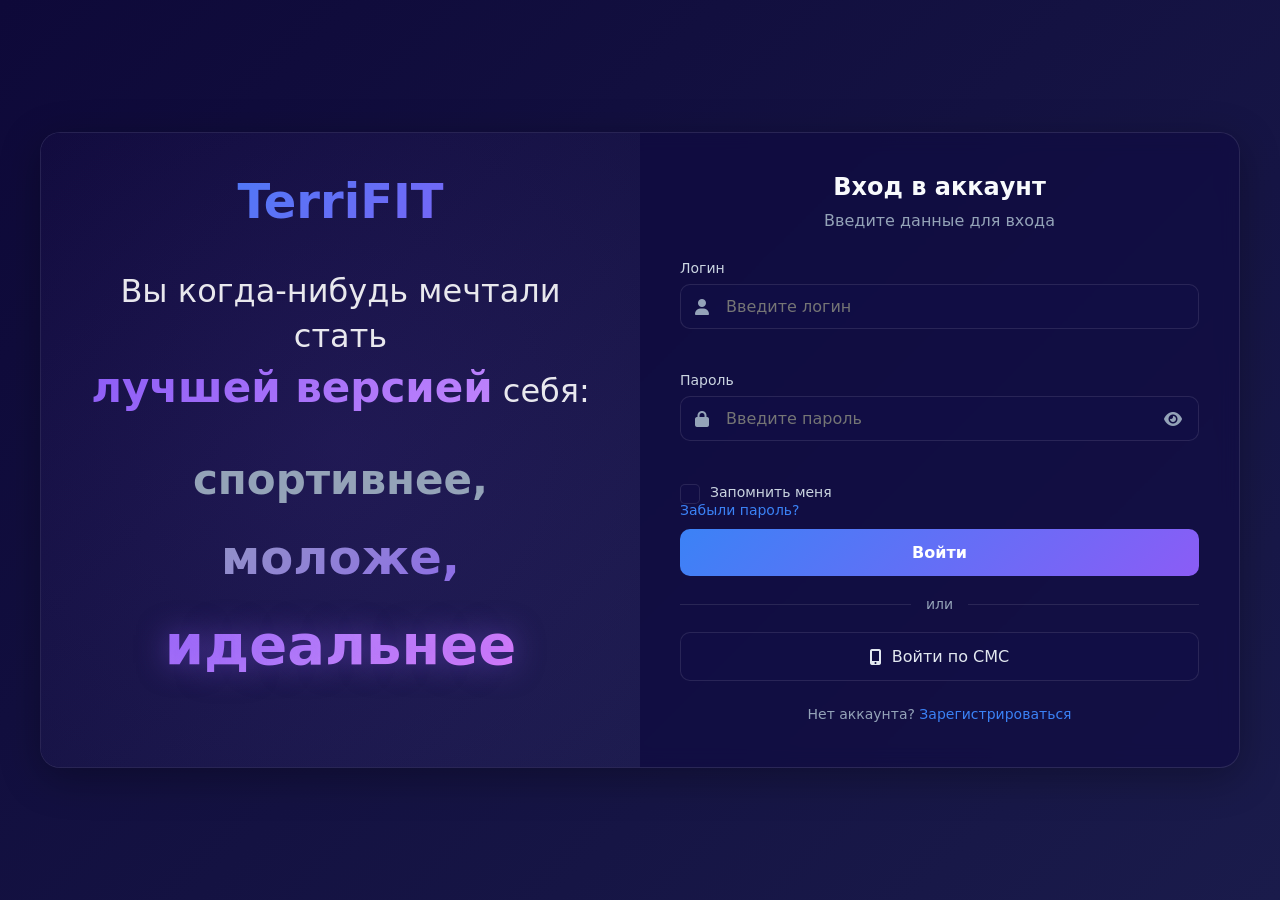
<file: privacy.html>
﻿<!DOCTYPE html>
<html lang="ru">
<head>
    <meta charset="UTF-8">
    <meta name="viewport" content="width=device-width, initial-scale=1.0, viewport-fit=cover">
    <title>TerriFIT - Конфиденциальность</title>
    <link rel="stylesheet" href="styles.css">
    <link rel="stylesheet" href="https://cdnjs.cloudflare.com/ajax/libs/font-awesome/6.4.0/css/all.min.css">
    <link rel="icon" type="image/x-icon" href="images/favicon.png">
    <style>
        .privacy-container {
            max-width: 600px;
            margin: 0 auto;
            background: rgba(16,10,66, 0.2);
            border-radius: 16px;
            padding: 30px;
            border: 1px solid rgba(255, 255, 255, 0.1);
        }

        .privacy-header {
            display: flex;
            align-items: center;
            gap: 15px;
            margin-bottom: 30px;
        }

            .privacy-header h1 {
                font-size: 28px;
                background: linear-gradient(90deg, #3b82f6, #8b5cf6);
                -webkit-background-clip: text;
                background-clip: text;
                color: transparent;
            }

        /* Кнопка "Назад" - десктопная версия */
        .back-btn {
            display: flex;
            align-items: center;
            gap: 8px;
            padding: 10px 20px;
            background: rgba(161, 239, 252, 0.75);
            color: rgba(30, 41, 59);
            border: 1px solid rgba(132, 234, 251, 0.8);
            border-radius: 20px;
            cursor: pointer;
            transition: all 0.3s;
            text-decoration: none;
            font-size: 14px;
            font-weight: 600;
        }

            .back-btn:hover {
                background: rgba(59, 130, 246, 0.3);
                color: white;
            }

        /* Мобильная версия кнопки "Назад" (до 768px) */
        @media (max-width: 768px) {
            .back-btn {
                padding: 8px 16px;
                font-size: 13px;
                gap: 6px;
            }

                .back-btn i {
                    font-size: 12px;
                }
        }

        /* Маленькая мобильная версия (до 480px) */
        @media (max-width: 480px) {
            .back-btn {
                padding: 6px 12px;
                font-size: 12px;
                gap: 5px;
                border-radius: 16px;
            }

                .back-btn i {
                    font-size: 10px;
                }

            .privacy-header {
                gap: 10px;
                margin-bottom: 20px;
                flex-wrap: wrap;
            }

                .privacy-header h1 {
                    font-size: 22px;
                }
        }

        .privacy-option {
            background: rgba(19,14,72,0.5);
            border-radius: 12px;
            padding: 20px;
            margin-bottom: 20px;
            border: 1px solid rgba(59, 130, 246, 0.2);
            transition: all 0.3s;
        }

            .privacy-option:hover {
                border-color: #3b82f6;
                transform: translateX(5px);
            }

        .privacy-option-header {
            display: flex;
            align-items: center;
            gap: 15px;
            margin-bottom: 15px;
        }

            .privacy-option-header i {
                font-size: 24px;
                color: #3b82f6;
                width: 40px;
                text-align: center;
            }

            .privacy-option-header h3 {
                font-size: 18px;
                color: #f8fafc;
            }

        .privacy-option-description {
            color: #94a3b8;
            font-size: 14px;
            margin-bottom: 15px;
            padding-left: 55px;
        }

        .privacy-toggle {
            display: flex;
            align-items: center;
            gap: 15px;
            padding-left: 55px;
        }

        .toggle-switch {
            position: relative;
            display: inline-block;
            width: 60px;
            height: 30px;
        }

            .toggle-switch input {
                opacity: 0;
                width: 0;
                height: 0;
            }

        .toggle-slider {
            position: absolute;
            cursor: pointer;
            top: 0;
            left: 0;
            right: 0;
            bottom: 0;
            background-color: rgba(255, 255, 255, 0.1);
            transition: .3s;
            border-radius: 30px;
            border: 1px solid rgba(59, 130, 246, 0.3);
        }

            .toggle-slider:before {
                position: absolute;
                content: "";
                height: 24px;
                width: 24px;
                left: 3px;
                bottom: 2px;
                background-color: #94a3b8;
                transition: .3s;
                border-radius: 50%;
            }

        input:checked + .toggle-slider {
            background-color: rgba(59, 130, 246, 0.3);
        }

            input:checked + .toggle-slider:before {
                transform: translateX(30px);
                background-color: #3b82f6;
            }

        .privacy-note {
            background: rgba(245, 158, 11, 0.1);
            border: 1px solid rgba(245, 158, 11, 0.3);
            border-radius: 12px;
            padding: 15px;
            margin-top: 30px;
            color: #f59e0b;
            font-size: 14px;
            display: flex;
            align-items: center;
            gap: 10px;
        }

            .privacy-note i {
                font-size: 20px;
            }

        .save-privacy-btn {
            width: 100%;
            padding: 15px;
            background: linear-gradient(135deg, #3b82f6, #8b5cf6);
            color: white;
            border: none;
            border-radius: 12px;
            font-size: 16px;
            font-weight: 600;
            cursor: pointer;
            transition: all 0.3s;
            margin-top: 20px;
        }

            .save-privacy-btn:hover {
                transform: translateY(-2px);
                box-shadow: 0 5px 20px rgba(59, 130, 246, 0.3);
            }

        .display-name-input {
            background: rgba(19,14,72,0.5);
            border: 1px solid rgba(59, 130, 246, 0.3);
            border-radius: 8px;
            padding: 10px 15px;
            color: #f8fafc;
            font-size: 14px;
            width: 200px;
        }

            .display-name-input:focus {
                outline: none;
                border-color: #3b82f6;
            }

        .current-settings {
            margin-top: 20px;
            padding: 15px;
            background: rgba(139, 92, 246, 0.1);
            border-radius: 12px;
            border: 1px solid #8b5cf6;
        }

        .current-settings-title {
            font-size: 14px;
            color: #8b5cf6;
            margin-bottom: 10px;
            display: flex;
            align-items: center;
            gap: 5px;
        }
    </style>
</head>
<body>
    <div class="dashboard">
        <div class="sidebar">
            <div class="sidebar-section">
                <div class="sidebar-title">ОСНОВНОЕ</div>
                <a href="index.html" class="sidebar-item">
                    <img src="images/profile.png" alt="Профиль" class="sidebar-icon">
                    <span>Профиль</span>
                </a>
                <a href="notifications.html" class="sidebar-item" style="position: relative;">
                    <img src="images/notifications.png" alt="Уведомления" class="sidebar-icon">
                    <span>Уведомления</span>
                    <span class="notification-badge" id="sidebar-notification-badge" style="display: none;"></span>
                </a>
                <a href="privacy.html" class="sidebar-item">
                    <img src="images/privacy.png" alt="Конфиденциальность" class="sidebar-icon">
                    <span>Конфиденциальность</span>
                </a>
                <div class="sidebar-item" id="logout-btn">
                    <img src="images/logout.png" alt="Выйти" class="sidebar-icon">
                    <span>Выйти</span>
                </div>
            </div>
            <div class="sidebar-section">
                <div class="sidebar-title">СОЦИАЛЬНОЕ</div>
                <a href="challenges.html" class="sidebar-item">
                    <img src="images/challenges.png" alt="Челленджи" class="sidebar-icon">
                    <span>Челленджи</span>
                </a>
                <a href="achievements.html" class="sidebar-item">
                    <img src="images/achievements.png" alt="Достижения" class="sidebar-icon">
                    <span>Достижения</span>
                </a>
                <a href="leaderboard.html" class="sidebar-item">
                    <img src="images/leaderboard.png" alt="Лидеры" class="sidebar-icon">
                    <span>Лидеры</span>
                </a>
            </div>

            <div class="sidebar-section">
                <div class="sidebar-title">МАГАЗИН</div>
                <a href="shop.html" class="sidebar-item">
                    <img src="images/shop.png" alt="Магазин" class="sidebar-icon">
                    <span>Магазин</span>
                </a>
                <a href="premium.html" class="sidebar-item">
                    <img src="images/premium.png" alt="Премиум" class="sidebar-icon">
                    <span>Премиум</span>
                </a>
                <a href="transactions.html" class="sidebar-item">
                    <img src="images/transactions.png" alt="Все операции" class="sidebar-icon">
                    <span>Все операции</span>
                </a>
            </div>
        </div>

        <div class="main-content">
            <div class="header">
                <div class="header-top">
                    <a href="index.html" class="logo">
                        <img src="images/logo.png" alt="logo">
                    </a>
                    <div class="burger-menu" id="burger-menu">
                        <span></span>
                        <span></span>
                        <span></span>
                    </div>
                </div>
                <div class="user-menu">
                    <div class="points-header">
                        <i class="fas fa-star" style="color: #f59e0b;"></i>
                        <span id="header-points" class="user-points">0</span>
                    </div>
                    <a href="index.html" class="user-avatar-link" id="header-avatar-link">
                        <div class="user-avatar-header" id="header-avatar">
                            <img src="images/man.png" alt="avatar" class="avatar-img">
                        </div>
                    </a>
                </div>
            </div>
            <!-- ВЫЕЗЖАЮЩЕЕ МЕНЮ СВЕРХУ ВНИЗ НА ВЕСЬ ЭКРАН -->
            <div class="mobile-menu-full" id="mobile-menu-full">
                <div class="mobile-menu-header">
                    <div class="mobile-menu-logo">
                        <img src="images/logo.png" alt="logo">
                    </div>
                    <div class="mobile-menu-close" id="mobile-menu-close">
                        <i class="fas fa-times"></i>
                    </div>
                </div>
                <div class="mobile-menu-items">
                    <div class="mobile-menu-section">
                        <div class="mobile-menu-section-title">ОСНОВНОЕ</div>
                        <a href="index.html" class="mobile-menu-item">
                            <img src="images/profile.png" alt="Профиль" class="mobile-menu-icon">
                            <span>Профиль</span>
                        </a>
                        <a href="notifications.html" class="mobile-menu-item" style="position: relative;">
                            <img src="images/notifications.png" alt="Уведомления" class="mobile-menu-icon">
                            <span>Уведомления</span>
                            <span class="mobile-notification-badge" id="mobile-notification-badge" style="display: none;"></span>
                        </a>
                        <a href="privacy.html" class="mobile-menu-item">
                            <img src="images/privacy.png" alt="Конфиденциальность" class="mobile-menu-icon">
                            <span>Конфиденциальность</span>
                        </a>
                        <div class="mobile-menu-item" id="mobile-logout-btn">
                            <img src="images/logout.png" alt="Выйти" class="mobile-menu-icon">
                            <span>Выйти</span>
                        </div>
                    </div>
                    <div class="mobile-menu-section">
                        <div class="mobile-menu-section-title">СОЦИАЛЬНОЕ</div>
                        <a href="challenges.html" class="mobile-menu-item">
                            <img src="images/challenges.png" alt="Челленджи" class="mobile-menu-icon">
                            <span>Челленджи</span>
                        </a>
                        <a href="achievements.html" class="mobile-menu-item">
                            <img src="images/achievements.png" alt="Достижения" class="mobile-menu-icon">
                            <span>Достижения</span>
                        </a>
                        <a href="leaderboard.html" class="mobile-menu-item">
                            <img src="images/leaderboard.png" alt="Лидеры" class="mobile-menu-icon">
                            <span>Лидеры</span>
                        </a>
                    </div>
                    <div class="mobile-menu-section">
                        <div class="mobile-menu-section-title">МАГАЗИН</div>
                        <a href="shop.html" class="mobile-menu-item">
                            <img src="images/shop.png" alt="Магазин" class="mobile-menu-icon">
                            <span>Магазин</span>
                        </a>
                        <a href="premium.html" class="mobile-menu-item">
                            <img src="images/premium.png" alt="Премиум" class="mobile-menu-icon">
                            <span>Премиум</span>
                        </a>
                        <a href="transactions.html" class="mobile-menu-item">
                            <img src="images/transactions.png" alt="Все операции" class="mobile-menu-icon">
                            <span>Все операции</span>
                        </a>
                    </div>
                </div>
            </div>
            <div class="privacy-container">
                <div class="privacy-header">
                    <button class="back-btn" id="back-btn">
                        <i class="fas fa-arrow-left"></i> Назад
                    </button>
                    <h1>Конфиденциальность</h1>
                </div>

                <div class="privacy-option">
                    <div class="privacy-option-header">
                        <i class="fas fa-user-secret"></i>
                        <h3>Приватный профиль</h3>
                    </div>
                    <div class="privacy-option-description">
                        Скрыть ваш профиль из таблицы лидеров и поиска. Другие пользователи не смогут видеть вашу статистику и достижения.
                    </div>
                    <div class="privacy-toggle">
                        <label class="toggle-switch">
                            <input type="checkbox" id="private-profile">
                            <span class="toggle-slider"></span>
                        </label>
                        <span class="toggle-label" id="private-label">Выключено</span>
                    </div>
                </div>

                <div class="privacy-option">
                    <div class="privacy-option-header">
                        <i class="fas fa-eye-slash"></i>
                        <h3>Скрыть реальное имя</h3>
                    </div>
                    <div class="privacy-option-description">
                        Показывать ваш логин или псевдоним вместо реального имени в таблице лидеров.
                    </div>
                    <div class="privacy-toggle">
                        <label class="toggle-switch">
                            <input type="checkbox" id="hide-real-name">
                            <span class="toggle-slider"></span>
                        </label>
                        <span class="toggle-label" id="name-label">Выключено</span>
                    </div>
                </div>

                <div class="privacy-option">
                    <div class="privacy-option-header">
                        <i class="fas fa-tag"></i>
                        <h3>Отображаемое имя</h3>
                    </div>
                    <div class="privacy-option-description">
                        Если скрыто реальное имя, здесь можно указать псевдоним, который будет виден другим пользователям.
                    </div>
                    <div style="padding-left: 55px;">
                        <input type="text" class="display-name-input" id="display-name" placeholder="Ваш псевдоним">
                    </div>
                </div>

                <div class="current-settings" id="current-settings" style="display: none;">
                    <div class="current-settings-title">
                        <i class="fas fa-info-circle"></i> Текущие настройки
                    </div>
                    <div id="settings-display"></div>
                </div>

                <div class="privacy-note">
                    <i class="fas fa-info-circle"></i>
                    <span>Изменения вступят в силу сразу после сохранения. В таблице лидеров всегда отображаются ваш уровень, очки и рейтинг (кроме приватного профиля).</span>
                </div>

                <button class="save-privacy-btn" id="save-privacy">
                    <i class="fas fa-save"></i>
                    Сохранить настройки
                </button>
            </div>
        </div>
    </div>
    <script src="js/header.js"></script>
    <script src="js/fitness-db.js"></script>
    <script src="js/database.js"></script>
    <script>
        document.addEventListener('DOMContentLoaded', function () {
            const currentUser = window.fitnessDB.getCurrentUser();
            if (!currentUser) {
                window.location.href = 'login.html';
                return;
            }

            const user = window.fitnessDB.getUserById(currentUser.id);

            user.privacy = user.privacy || {
                privateProfile: false,
                hideRealName: false,
                displayName: ''
            };

            document.getElementById('private-profile').checked = user.privacy.privateProfile;
            document.getElementById('hide-real-name').checked = user.privacy.hideRealName;
            document.getElementById('display-name').value = user.privacy.displayName || '';

            updateToggleLabels();
            updateCurrentSettings();

            function updateToggleLabels() {
                document.getElementById('private-label').textContent =
                    document.getElementById('private-profile').checked ? 'Включено' : 'Выключено';
                document.getElementById('name-label').textContent =
                    document.getElementById('hide-real-name').checked ? 'Включено' : 'Выключено';
            }

            function updateCurrentSettings() {
                const settingsDiv = document.getElementById('current-settings');
                const settingsDisplay = document.getElementById('settings-display');

                const privateProfile = document.getElementById('private-profile').checked;
                const hideRealName = document.getElementById('hide-real-name').checked;
                const displayName = document.getElementById('display-name').value;

                let settingsText = '';
                if (privateProfile) {
                    settingsText += '🔒 Профиль скрыт';
                } else {
                    settingsText += '👤 Профиль публичный';
                }

                if (hideRealName) {
                    settingsText += ` | Имя скрыто, отображается: "${displayName || user.username}"`;
                }

                if (settingsText) {
                    settingsDisplay.textContent = settingsText;
                    settingsDiv.style.display = 'block';
                } else {
                    settingsDiv.style.display = 'none';
                }
            }

            document.querySelectorAll('.toggle-switch input').forEach(toggle => {
                toggle.addEventListener('change', () => {
                    updateToggleLabels();
                    updateCurrentSettings();
                });
            });

            document.getElementById('display-name').addEventListener('input', updateCurrentSettings);

            document.getElementById('save-privacy').addEventListener('click', function () {
                user.privacy = {
                    privateProfile: document.getElementById('private-profile').checked,
                    hideRealName: document.getElementById('hide-real-name').checked,
                    displayName: document.getElementById('display-name').value.trim()
                };

                window.fitnessDB.updateUser(user.id, { privacy: user.privacy });

                const btn = this;
                const originalText = btn.innerHTML;
                btn.innerHTML = '<i class="fas fa-check"></i> Сохранено!';
                btn.style.background = '#10b981';

                setTimeout(() => {
                    btn.innerHTML = originalText;
                    btn.style.background = 'linear-gradient(135deg, #3b82f6, #8b5cf6)';
                }, 2000);

                updateCurrentSettings();
            });

            document.getElementById('logout-btn').addEventListener('click', (e) => {
                e.preventDefault();
                window.fitnessDB.logout();
                window.location.href = 'login.html';
            });

            // Кнопка "Назад" - для десктопа и мобилки
            const backBtn = document.getElementById('back-btn');
            if (backBtn) {
                backBtn.addEventListener('click', function (e) {
                    e.preventDefault();

                    // Проверяем, откуда пришли через sessionStorage
                    const fromPage = sessionStorage.getItem('privacyFromPage');
                    if (fromPage === 'leaderboard') {
                        sessionStorage.removeItem('privacyFromPage');
                        window.location.href = 'leaderboard.html';
                    } else if (fromPage === 'index') {
                        sessionStorage.removeItem('privacyFromPage');
                        window.location.href = 'index.html';
                    } else if (document.referrer && document.referrer.includes(window.location.host)) {
                        window.history.back();
                    } else {
                        window.location.href = 'index.html';
                    }
                });
            }
        });
    </script>
</body>
</html>
</file>
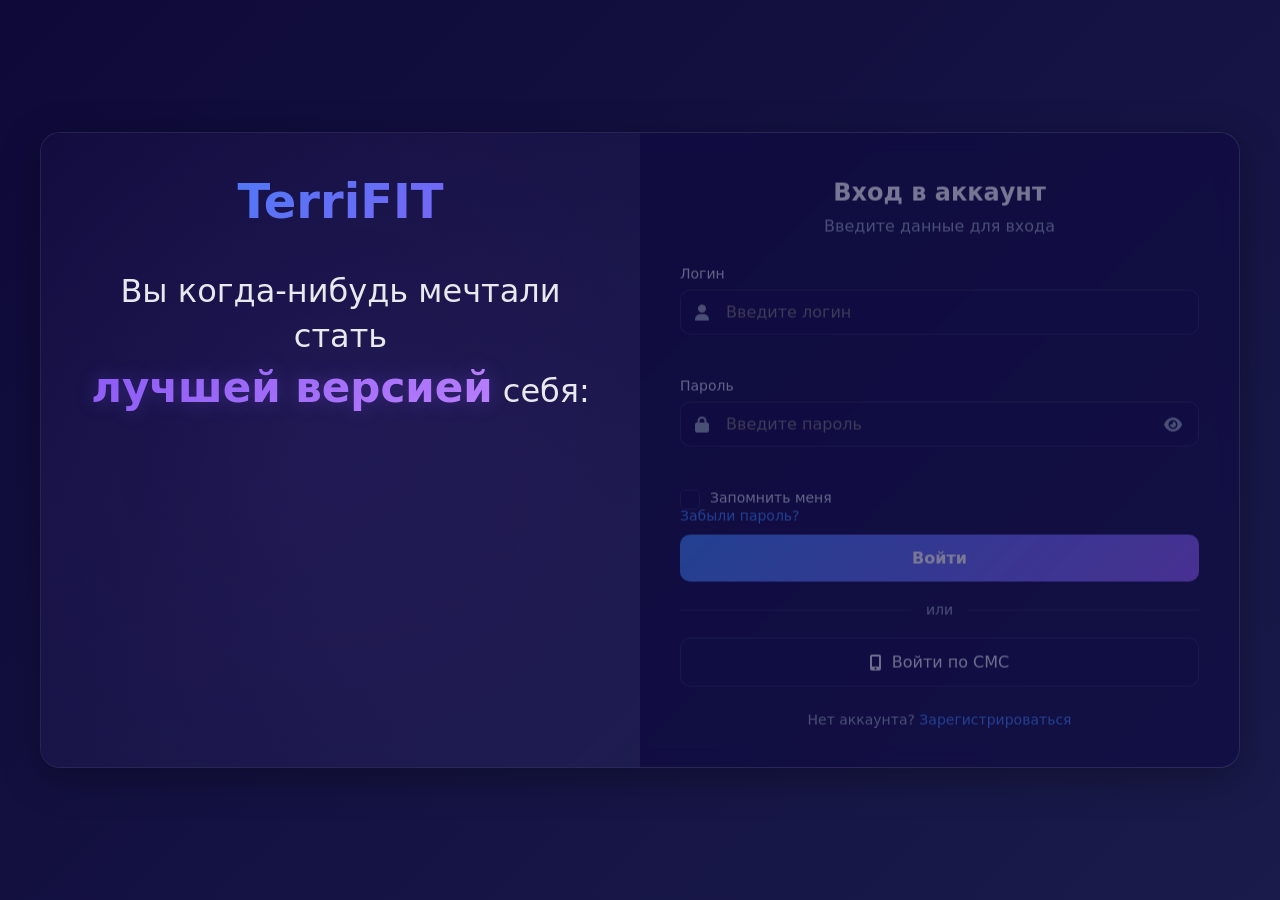
<file: shop.html>
﻿<!DOCTYPE html>
<html lang="ru">
<head>
    <meta charset="UTF-8">
    <meta name="viewport" content="width=device-width, initial-scale=1.0, viewport-fit=cover">
    <title>TerriFIT - Магазин</title>
    <link rel="stylesheet" href="styles.css">
    <link rel="stylesheet" href="https://cdnjs.cloudflare.com/ajax/libs/font-awesome/6.4.0/css/all.min.css">
    <link rel="icon" type="image/x-icon" href="images/favicon.png">
    <style>
        .shop-header {
            background: rgba(16,10,66,0.3);
            border-radius: 16px;
            padding: 20px;
            margin-bottom: 30px;
            display: flex;
            justify-content: space-between;
            align-items: center;
            border: 1px solid rgba(255,255,255,0.1);
        }

        .points-display {
            background: linear-gradient(135deg, #f59e0b, #8b5cf6);
            padding: 12px 25px;
            border-radius: 40px;
            display: flex;
            align-items: center;
            gap: 10px;
            font-size: 20px;
            font-weight: 700;
            color: white;
        }

        .shop-grid {
            display: grid;
            grid-template-columns: repeat(auto-fill, minmax(280px, 1fr));
            gap: 25px;
            margin-bottom: 40px;
        }

        .shop-card {
            background: rgba(19,14,72,0.5);
            border-radius: 16px;
            overflow: hidden;
            border: 1px solid rgba(59,130,246,0.2);
            transition: all 0.3s;
            display: flex;
            flex-direction: column;
            height: 380px;
        }

            .shop-card:hover, .premium-card:hover {
                transform: translateY(-5px);
                border-color: #3b82f6;
                box-shadow: 0 10px 30px rgba(59,130,246,0.2);
            }

            .shop-card.purchased, .premium-card.opened {
                border-color: #64748b;
                background: rgba(30,30,50,0.5);
            }

        .shop-card-image, .premium-card-image {
            height: 140px;
            background: linear-gradient(135deg, #3b82f6, #8b5cf6);
            display: flex;
            align-items: center;
            justify-content: center;
        }

            .shop-card-image i, .premium-card-image i {
                font-size: 60px;
                color: white;
            }

        .shop-card-content, .premium-card-content {
            padding: 20px;
            flex: 1;
            display: flex;
            flex-direction: column;
        }

            .shop-card-content h3, .premium-card-content h3 {
                font-size: 18px;
                font-weight: 600;
                color: #f8fafc;
                margin-bottom: 10px;
            }

            .shop-card-content p, .premium-card-content p {
                font-size: 14px;
                color: #94a3b8;
                margin-bottom: 15px;
                line-height: 1.5;
                flex: 1;
            }

        .shop-card-price, .premium-card-price {
            display: flex;
            align-items: center;
            gap: 5px;
            color: #f59e0b;
            font-weight: 700;
            font-size: 18px;
            margin-bottom: 15px;
        }

        .buy-btn, .unlock-btn {
            background: linear-gradient(135deg, #3b82f6, #8b5cf6);
            color: white;
            border: none;
            border-radius: 8px;
            padding: 12px;
            font-size: 16px;
            font-weight: 600;
            cursor: pointer;
            transition: all 0.3s;
            width: 100%;
        }

            .buy-btn:hover:not(:disabled), .unlock-btn:hover:not(:disabled) {
                transform: scale(1.02);
                box-shadow: 0 5px 15px rgba(59,130,246,0.3);
            }

            .buy-btn.disabled, .buy-btn:disabled,
            .unlock-btn.disabled, .unlock-btn:disabled {
                background: #475569;
                cursor: not-allowed;
                opacity: 0.5;
            }

        .purchased-label, .opened-label {
            background: #334155;
            color: #cbd5e1;
            padding: 12px;
            border-radius: 8px;
            text-align: center;
            font-size: 16px;
            font-weight: 600;
            border: 1px solid #475569;
        }

            .purchased-label i, .opened-label i {
                margin-right: 5px;
                color: #94a3b8;
            }

        .purchased-section, .opened-section {
            background: rgba(16,10,66,0.2);
            border-radius: 16px;
            padding: 25px;
            margin-bottom: 30px;
            border: 1px solid rgba(100,116,139,0.3);
        }

            .purchased-section h2, .opened-section h2 {
                display: flex;
                align-items: center;
                gap: 10px;
                color: #cbd5e1;
                margin-bottom: 20px;
                font-size: 22px;
            }

        .purchased-grid, .opened-grid {
            display: grid;
            grid-template-columns: repeat(auto-fill, minmax(250px, 1fr));
            gap: 15px;
        }

        .purchased-card, .opened-card {
            background: rgba(30,30,50,0.5);
            border-radius: 12px;
            overflow: hidden;
            border: 1px solid #475569;
            display: flex;
            flex-direction: column;
        }

        .purchased-card-image, .opened-card-image {
            height: 100px;
            background: #334155;
            display: flex;
            align-items: center;
            justify-content: center;
        }

            .purchased-card-image i, .opened-card-image i {
                font-size: 40px;
                color: #94a3b8;
            }

        .purchased-card-content, .opened-card-content {
            padding: 15px;
        }

            .purchased-card-content h4, .opened-card-content h4 {
                font-size: 16px;
                color: #f8fafc;
                margin-bottom: 5px;
            }

            .purchased-card-content p, .opened-card-content p {
                font-size: 12px;
                color: #94a3b8;
                margin-bottom: 10px;
            }

        .purchased-card-footer, .opened-card-footer {
            display: flex;
            justify-content: space-between;
            align-items: center;
            margin-top: 10px;
        }

        .purchased-price, .opened-price {
            color: #94a3b8;
            font-size: 14px;
        }

            .purchased-price i, .opened-price i {
                color: #f59e0b;
            }

        .use-btn, .open-btn {
            background: #334155;
            color: #cbd5e1;
            border: 1px solid #475569;
            border-radius: 6px;
            padding: 6px 12px;
            font-size: 12px;
            cursor: pointer;
            transition: all 0.3s;
        }

            .use-btn:hover, .open-btn:hover {
                background: #475569;
                color: white;
            }

        .empty-purchased, .empty-content {
            text-align: center;
            padding: 40px;
            color: #94a3b8;
            font-size: 16px;
            background: rgba(19,14,72,0.3);
            border-radius: 12px;
        }

        .modal-content {
            text-align: center;
        }

        .modal-icon {
            font-size: 60px;
            color: #10b981;
            margin-bottom: 20px;
        }

        .modal-code {
            background: rgba(19,14,72,0.7);
            border: 2px dashed #8b5cf6;
            border-radius: 12px;
            padding: 20px;
            margin: 20px 0;
            font-size: 24px;
            font-weight: 700;
            color: #f59e0b;
            letter-spacing: 3px;
        }

        .btn-copy {
            background: rgba(139,92,246,0.2);
            color: #8b5cf6;
            border: 1px solid #8b5cf6;
            border-radius: 8px;
            padding: 10px 20px;
            font-size: 16px;
            font-weight: 600;
            cursor: pointer;
            transition: all 0.3s;
        }

            .btn-copy:hover {
                background: #8b5cf6;
                color: white;
            }

        @media (max-width: 768px) {
            .shop-header, .premium-header {
                flex-direction: column;
                gap: 15px;
            }

            .shop-grid, .premium-grid {
                grid-template-columns: 1fr;
            }
        }
    </style>
</head>
<body>
    <div class="dashboard">
        <div class="sidebar">
            <div class="sidebar-section">
                <div class="sidebar-title">ОСНОВНОЕ</div>
                <a href="index.html" class="sidebar-item">
                    <img src="images/profile.png" alt="Профиль" class="sidebar-icon">
                    <span>Профиль</span>
                </a>
                <a href="notifications.html" class="sidebar-item" style="position: relative;">
                    <img src="images/notifications.png" alt="Уведомления" class="sidebar-icon">
                    <span>Уведомления</span>
                    <span class="notification-badge" id="sidebar-notification-badge" style="display: none;"></span>
                </a>
                <a href="privacy.html" class="sidebar-item">
                    <img src="images/privacy.png" alt="Конфиденциальность" class="sidebar-icon">
                    <span>Конфиденциальность</span>
                </a>
                <div class="sidebar-item" id="logout-btn">
                    <img src="images/logout.png" alt="Выйти" class="sidebar-icon">
                    <span>Выйти</span>
                </div>
            </div>

            <div class="sidebar-section">
                <div class="sidebar-title">СОЦИАЛЬНОЕ</div>
                <a href="challenges.html" class="sidebar-item">
                    <img src="images/challenges.png" alt="Челленджи" class="sidebar-icon">
                    <span>Челленджи</span>
                </a>
                <a href="achievements.html" class="sidebar-item">
                    <img src="images/achievements.png" alt="Достижения" class="sidebar-icon">
                    <span>Достижения</span>
                </a>
                <a href="leaderboard.html" class="sidebar-item">
                    <img src="images/leaderboard.png" alt="Лидеры" class="sidebar-icon">
                    <span>Лидеры</span>
                </a>
            </div>

            <div class="sidebar-section">
                <div class="sidebar-title">МАГАЗИН</div>
                <a href="shop.html" class="sidebar-item">
                    <img src="images/shop.png" alt="Магазин" class="sidebar-icon">
                    <span>Магазин</span>
                </a>
                <a href="premium.html" class="sidebar-item">
                    <img src="images/premium.png" alt="Премиум" class="sidebar-icon">
                    <span>Премиум</span>
                </a>
                <a href="transactions.html" class="sidebar-item">
                    <img src="images/transactions.png" alt="Все операции" class="sidebar-icon">
                    <span>Все операции</span>
                </a>
            </div>
        </div>

        <div class="main-content">
            <div class="header">
                <div class="header-top">
                    <a href="index.html" class="logo">
                        <img src="images/logo.png" alt="logo">
                    </a>
                    <div class="burger-menu" id="burger-menu">
                        <span></span>
                        <span></span>
                        <span></span>
                    </div>
                </div>
                <div class="search-bar" id="global-search">
                    <i class="fas fa-search"></i>
                    <input type="text" id="global-search-input" placeholder="Поиск товаров...">
                    <div class="search-results-dropdown" id="search-results" style="display: none;"></div>
                </div>
                <div class="user-menu">
                    <div class="points-header">
                        <i class="fas fa-star" style="color: #f59e0b;"></i>
                        <span id="header-points" class="user-points">0</span>
                    </div>
                    <a href="index.html" class="user-avatar-link" id="header-avatar-link">
                        <div class="user-avatar-header" id="header-avatar">
                            <img src="images/man.png" alt="avatar" class="avatar-img">
                        </div>
                    </a>
                </div>
            </div>

            <div class="shop-header">
                <h1 class="page-title">
                    <i class="fas fa-store"></i>
                    Магазин наград
                </h1>
                <div class="points-display">
                    <i class="fas fa-star"></i>
                    <span id="user-points" class="user-points">0</span>
                </div>
            </div>

            <div class="purchased-section">
                <h2>
                    <i class="fas fa-gift"></i>
                    Мои покупки
                </h2>
                <div id="purchased-items" class="purchased-items">
                </div>
            </div>

            <div id="shop-items-container">
            </div>
        </div>
    </div>
    <!-- ВЫЕЗЖАЮЩЕЕ МЕНЮ СВЕРХУ ВНИЗ НА ВЕСЬ ЭКРАН -->
    <div class="mobile-menu-full" id="mobile-menu-full">
        <div class="mobile-menu-header">
            <div class="mobile-menu-logo">
                <img src="images/logo.png" alt="logo">
            </div>
            <div class="mobile-menu-close" id="mobile-menu-close">
                <i class="fas fa-times"></i>
            </div>
        </div>
        <div class="mobile-menu-items">
            <div class="mobile-menu-section">
                <div class="mobile-menu-section-title">ОСНОВНОЕ</div>
                <a href="index.html" class="mobile-menu-item">
                    <img src="images/profile.png" alt="Профиль" class="mobile-menu-icon">
                    <span>Профиль</span>
                </a>
                <a href="notifications.html" class="mobile-menu-item" style="position: relative;">
                    <img src="images/notifications.png" alt="Уведомления" class="mobile-menu-icon">
                    <span>Уведомления</span>
                    <span class="mobile-notification-badge" id="mobile-notification-badge" style="display: none;"></span>
                </a>
                <a href="privacy.html" class="mobile-menu-item">
                    <img src="images/privacy.png" alt="Конфиденциальность" class="mobile-menu-icon">
                    <span>Конфиденциальность</span>
                </a>
                <div class="mobile-menu-item" id="mobile-logout-btn">
                    <img src="images/logout.png" alt="Выйти" class="mobile-menu-icon">
                    <span>Выйти</span>
                </div>
            </div>
            <div class="mobile-menu-section">
                <div class="mobile-menu-section-title">СОЦИАЛЬНОЕ</div>
                <a href="challenges.html" class="mobile-menu-item">
                    <img src="images/challenges.png" alt="Челленджи" class="mobile-menu-icon">
                    <span>Челленджи</span>
                </a>
                <a href="achievements.html" class="mobile-menu-item">
                    <img src="images/achievements.png" alt="Достижения" class="mobile-menu-icon">
                    <span>Достижения</span>
                </a>
                <a href="leaderboard.html" class="mobile-menu-item">
                    <img src="images/leaderboard.png" alt="Лидеры" class="mobile-menu-icon">
                    <span>Лидеры</span>
                </a>
            </div>
            <div class="mobile-menu-section">
                <div class="mobile-menu-section-title">МАГАЗИН</div>
                <a href="shop.html" class="mobile-menu-item">
                    <img src="images/shop.png" alt="Магазин" class="mobile-menu-icon">
                    <span>Магазин</span>
                </a>
                <a href="premium.html" class="mobile-menu-item">
                    <img src="images/premium.png" alt="Премиум" class="mobile-menu-icon">
                    <span>Премиум</span>
                </a>
                <a href="transactions.html" class="mobile-menu-item">
                    <img src="images/transactions.png" alt="Все операции" class="mobile-menu-icon">
                    <span>Все операции</span>
                </a>
            </div>
        </div>
    </div>

    <div class="modal-overlay" id="purchase-modal" style="display: none;">
        <div class="modal">
            <button class="modal-close"><i class="fas fa-times"></i></button>
            <div class="modal-content">
                <div class="modal-icon">
                    <i class="fas fa-check-circle"></i>
                </div>
                <h2>Покупка совершена!</h2>
                <p>Вы успешно приобрели:</p>
                <h3 id="purchase-item-name"></h3>
                <p id="purchase-item-description"></p>
                <div class="modal-code">
                    <i class="fas fa-star"></i>
                    <span id="purchase-item-price"></span> очков
                </div>
                <button class="btn-primary" onclick="document.getElementById('purchase-modal').style.display='none'">
                    Отлично!
                </button>
            </div>
        </div>
    </div>

    <div class="modal-overlay" id="use-modal" style="display: none;">
        <div class="modal">
            <button class="modal-close"><i class="fas fa-times"></i></button>
            <div class="modal-content">
                <div class="modal-icon">
                    <i class="fas fa-ticket-alt"></i>
                </div>
                <h2 id="use-item-name"></h2>

                <div id="use-code-section">
                    <p>Ваш уникальный код:</p>
                    <div class="modal-code" id="use-item-code"></div>
                    <button class="btn-copy" id="copy-code">
                        <i class="fas fa-copy"></i> Скопировать код
                    </button>
                </div>

                <div id="manager-section" style="display: none;">
                    <div class="manager-message">
                        <i class="fas fa-headset" style="font-size: 40px; color: #8b5cf6; margin-bottom: 15px;"></i>
                        <p style="font-size: 16px; color: #e2e8f0; margin-bottom: 10px;">
                            С вами свяжется наш менеджер для уточнения деталей
                        </p>
                        <p style="font-size: 14px; color: #94a3b8;">
                            Ожидайте звонка в ближайшее время
                        </p>
                    </div>
                </div>

                <button class="btn-primary" style="margin-top: 20px;" onclick="document.getElementById('use-modal').style.display='none'">
                    Закрыть
                </button>
            </div>
        </div>
    </div>
    <script src="js/header.js"></script>
    <script src="js/fitness-db.js"></script>
    <script src="js/database.js"></script>
    <script src="js/shop.js"></script>
</body>
</html>
</file>
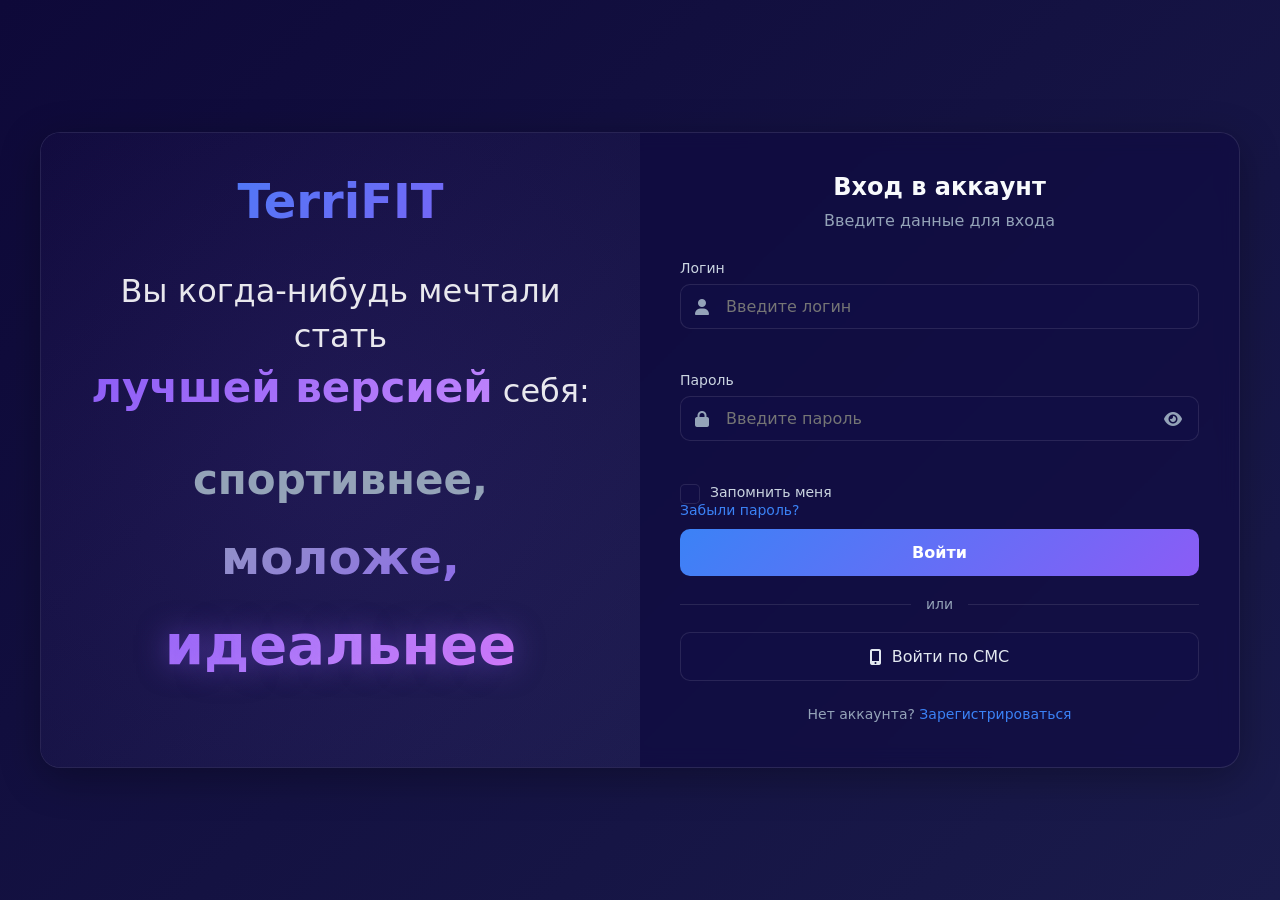
<file: transactions.html>
﻿<!DOCTYPE html>
<html lang="ru">
<head>
    <meta charset="UTF-8">
    <meta name="viewport" content="width=device-width, initial-scale=1.0, viewport-fit=cover">
    <title>TerriFIT - История операций</title>
    <link rel="stylesheet" href="styles.css">
    <link rel="stylesheet" href="https://cdnjs.cloudflare.com/ajax/libs/font-awesome/6.4.0/css/all.min.css">
    <link rel="icon" type="image/x-icon" href="images/favicon.png">
    <style>
        .transactions-container {
            max-width: 900px;
            margin: 0 auto;
            background: rgba(16,10,66,0.2);
            border-radius: 24px;
            padding: 30px;
            border: 1px solid rgba(255,255,255,0.1);
            backdrop-filter: blur(10px);
        }

        .transactions-header {
            display: flex;
            align-items: center;
            justify-content: space-between;
            margin-bottom: 30px;
            flex-wrap: wrap;
            gap: 20px;
        }

        .transactions-title {
            display: flex;
            align-items: center;
            gap: 15px;
        }

            .transactions-title h1 {
                font-size: 32px;
                background: linear-gradient(90deg, #f59e0b, #8b5cf6);
                -webkit-background-clip: text;
                background-clip: text;
                color: transparent;
            }

            .transactions-title i {
                font-size: 40px;
                color: #f59e0b;
            }

        .points-summary {
            display: grid;
            grid-template-columns: repeat(3, 1fr);
            gap: 20px;
            margin-bottom: 40px;
        }

        .summary-card {
            background: rgba(19,14,72,0.5);
            border-radius: 16px;
            padding: 20px;
            text-align: center;
            border: 1px solid rgba(59,130,246,0.2);
            transition: all 0.3s;
        }

            .summary-card:hover {
                transform: translateY(-5px);
                border-color: #8b5cf6;
            }

            .summary-card.earned {
                border-left: 4px solid #b4f9f9;
            }

            .summary-card.spent {
                border-left: 4px solid #f33fb4;
            }

            .summary-card.current {
                border-left: 4px solid #8b5cf6;
            }

        .summary-label {
            font-size: 14px;
            color: #94a3b8;
            margin-bottom: 10px;
        }

        .summary-value {
            font-size: 36px;
            font-weight: 700;
        }

            .summary-value.earned {
                color: #b4f9f9;
            }

            .summary-value.spent {
                color: #f33fb4;
            }

            .summary-value.current {
                color: #8b5cf6;
            }

        .transactions-list {
            display: flex;
            flex-direction: column;
            gap: 15px;
            max-height: 600px;
            overflow-y: auto;
            padding-right: 10px;
            margin-top: 20px;
        }

            .transactions-list::-webkit-scrollbar {
                width: 6px;
            }

            .transactions-list::-webkit-scrollbar-track {
                background: rgba(255,255,255,0.05);
                border-radius: 10px;
            }

            .transactions-list::-webkit-scrollbar-thumb {
                background: #8b5cf6;
                border-radius: 10px;
            }

        .transactions-list {
            display: flex;
            flex-direction: column;
            gap: 15px;
            overflow-y: auto;
            padding-right: 10px;
            margin-top: 20px;
            max-height: 500px; /* Оставляем для прокрутки */
        }

        /* Убираем любые стили, которые уменьшают элементы при большом количестве */
        .transaction-item {
            flex-shrink: 0; /* Запрещаем сжиматься */
        }

        .transaction-name {
            white-space: normal; /* Разрешаем перенос текста */
            word-break: break-word; /* Переносим длинные слова */
        }

        .transaction-item {
            background: rgba(19,14,72,0.5);
            border-radius: 16px;
            padding: 20px;
            display: flex;
            align-items: center;
            gap: 20px;
            border: 1px solid rgba(59,130,246,0.2);
            transition: all 0.3s;
            position: relative;
            overflow: hidden;
        }

            .transaction-item:hover {
                transform: translateX(5px);
                border-color: #8b5cf6;
                background: rgba(30,20,80,0.6);
            }

            .transaction-item::before {
                content: '';
                position: absolute;
                left: 0;
                top: 0;
                bottom: 0;
                width: 4px;
            }

            .transaction-item.purchase {
                border-left: 4px solid #f33fb4;
            }

            .transaction-item.premium {
                border-left: 4px solid #8b5cf6;
            }

            .transaction-item.achievement {
                border-left: 4px solid #b4f9f9;
            }

        .transaction-icon {
            width: 60px;
            height: 60px;
            border-radius: 50%;
            display: flex;
            align-items: center;
            justify-content: center;
            font-size: 24px;
            flex-shrink: 0;
        }

            .transaction-icon.purchase {
                background: rgba(243,63,180,0.2);
                color: #f33fb4;
            }

            .transaction-icon.premium {
                background: rgba(139,92,246,0.2);
                color: #8b5cf6;
            }

            .transaction-icon.achievement {
                background: rgba(180,249,249,0.2);
                color: #b4f9f9;
            }

        .transaction-info {
            flex: 1;
        }

        .transaction-name {
            font-size: 18px;
            font-weight: 600;
            color: #f8fafc;
            margin-bottom: 5px;
        }

        .transaction-meta {
            display: flex;
            align-items: center;
            gap: 15px;
            font-size: 14px;
            color: #94a3b8;
        }

        .transaction-date i {
            margin-right: 5px;
            color: #3b82f6;
        }

        .transaction-type {
            padding: 4px 12px;
            border-radius: 20px;
            font-size: 12px;
            font-weight: 600;
        }

            .transaction-type.purchase {
                background: rgba(243,63,180,0.15);
                color: #f33fb4;
            }

            .transaction-type.premium {
                background: rgba(139,92,246,0.15);
                color: #8b5cf6;
            }

            .transaction-type.achievement {
                background: rgba(180,249,249,0.15);
                color: #b4f9f9;
            }

        .transaction-points {
            font-size: 24px;
            font-weight: 700;
            min-width: 100px;
            text-align: right;
        }

            .transaction-points.positive {
                color: #b4f9f9;
            }

            .transaction-points.negative {
                color: #f33fb4;
            }

        .transaction-balance {
            font-size: 16px;
            color: #f59e0b;
            background: rgba(245,158,11,0.1);
            padding: 5px 15px;
            border-radius: 30px;
            border: 1px solid rgba(245,158,11,0.3);
            white-space: nowrap;
        }

        .empty-transactions {
            text-align: center;
            padding: 80px 20px;
            color: #94a3b8;
            font-size: 16px;
            background: rgba(19,14,72,0.3);
            border-radius: 16px;
            border: 1px dashed rgba(255,255,255,0.1);
        }

            .empty-transactions i {
                font-size: 60px;
                color: #475569;
                margin-bottom: 20px;
                display: block;
            }

        .transaction-stats {
            display: flex;
            gap: 20px;
            margin-top: 30px;
            padding-top: 20px;
            border-top: 1px solid rgba(255,255,255,0.1);
            color: #94a3b8;
            font-size: 14px;
            flex-wrap: wrap;
        }

        .transaction-stat {
            display: flex;
            align-items: center;
            gap: 8px;
            background: rgba(19,14,72,0.3);
            padding: 8px 15px;
            border-radius: 30px;
        }

            .transaction-stat i {
                color: #8b5cf6;
            }

        /* Для самой маленькой мобильной версии (до 480px) - страница транзакций */
        @media (max-width: 480px) {
            .transactions-container {
                padding: 12px !important;
            }

            .transactions-header {
                flex-direction: column !important;
                align-items: flex-start !important;
                gap: 10px !important;
                margin-bottom: 15px !important;
            }

            .transactions-title h1 {
                font-size: 22px !important;
            }

            .transactions-title i {
                font-size: 24px !important;
            }

            /* Блоки статистики */
            .points-summary {
                grid-template-columns: 1fr !important;
                gap: 8px !important;
                margin-bottom: 15px !important;
            }

            .summary-card {
                padding: 10px 15px !important;
                display: flex !important;
                align-items: center !important;
                justify-content: space-between !important;
                text-align: left !important;
            }

            .summary-label {
                font-size: 13px !important;
                margin-bottom: 0 !important;
            }

            .summary-value {
                font-size: 22px !important;
            }

            /* Список транзакций */
            .transactions-list {
                gap: 10px !important;
            }

            /* ГОРИЗОНТАЛЬНОЕ РАСПОЛОЖЕНИЕ КАРТОЧКИ */
            .transaction-item {
                padding: 10px !important;
                gap: 10px !important;
                flex-direction: row !important;
                align-items: center !important;
                flex-wrap: wrap !important;
            }

            /* Иконка - слева, маленькая */
            .transaction-icon {
                width: 30px !important;
                height: 30px !important;
                font-size: 12px !important;
                flex-shrink: 0 !important;
            }

            /* Информация - по центру, растягивается */
            .transaction-info {
                flex: 2 !important;
                min-width: 140px !important;
            }

            .transaction-name {
                font-size: 16px !important;
                font-weight: 600 !important;
                margin-bottom: 4px !important;
                white-space: nowrap !important;
                overflow: hidden !important;
                text-overflow: ellipsis;
            }

            /* Дата и тип в строку */
            .transaction-meta {
                display: flex !important;
                flex-direction: row !important;
                gap: 6px !important;
                align-items: center !important;
                flex-wrap: wrap !important;
            }

            .transaction-date {
                font-size: 12px !important;
                white-space: nowrap !important;
            }

            /* ТИП ОПЕРАЦИИ - заметный */
            .transaction-type {
                font-size: 11px !important;
                padding: 4px 9px !important;
                font-weight: 600 !important;
                white-space: nowrap !important;
            }

            /* Очки - справа */
            .transaction-points {
                font-size: 18px !important;
                font-weight: 700 !important;
                min-width: 25px !important;
                text-align: right !important;
                flex-shrink: 0 !important;
            }

            .transaction-balance {
                font-size: 10px !important;
                padding: 2px 6px !important;
                background: rgba(245,158,11,0.1) !important;
                border-radius: 20px !important;
                white-space: nowrap !important;
                flex-shrink: 0 !important;
                display: inline-block !important;
            }

            /* Статистика внизу */
            .transaction-stats {
                flex-direction: row !important;
                flex-wrap: wrap !important;
                justify-content: center !important;
                gap: 6px !important;
                margin-top: 15px !important;
                padding-top: 12px !important;
            }

            .transaction-stat {
                padding: 4px 10px !important;
                font-size: 12px !important;
            }

                .transaction-stat i {
                    font-size: 13px !important;
                }
        }
    </style>
</head>
<body>
    <div class="dashboard">
        <!-- Сайдбар -->
        <div class="sidebar">
            <div class="sidebar-section">
                <div class="sidebar-title">ОСНОВНОЕ</div>
                <a href="index.html" class="sidebar-item">
                    <img src="images/profile.png" alt="Профиль" class="sidebar-icon">
                    <span>Профиль</span>
                </a>
                <a href="notifications.html" class="sidebar-item" style="position: relative;">
                    <img src="images/notifications.png" alt="Уведомления" class="sidebar-icon">
                    <span>Уведомления</span>
                    <span class="notification-badge" id="sidebar-notification-badge" style="display: none;"></span>
                </a>
                <a href="privacy.html" class="sidebar-item">
                    <img src="images/privacy.png" alt="Конфиденциальность" class="sidebar-icon">
                    <span>Конфиденциальность</span>
                </a>
                <div class="sidebar-item" id="logout-btn">
                    <img src="images/logout.png" alt="Выйти" class="sidebar-icon">
                    <span>Выйти</span>
                </div>
            </div>

            <!-- СОЦИАЛЬНОЕ -->
            <div class="sidebar-section">
                <div class="sidebar-title">СОЦИАЛЬНОЕ</div>
                <a href="challenges.html" class="sidebar-item">
                    <img src="images/challenges.png" alt="Челленджи" class="sidebar-icon">
                    <span>Челленджи</span>
                </a>
                <a href="achievements.html" class="sidebar-item">
                    <img src="images/achievements.png" alt="Достижения" class="sidebar-icon">
                    <span>Достижения</span>
                </a>
                <a href="leaderboard.html" class="sidebar-item">
                    <img src="images/leaderboard.png" alt="Лидеры" class="sidebar-icon">
                    <span>Лидеры</span>
                </a>
            </div>
            <div class="sidebar-section">
                <div class="sidebar-title">МАГАЗИН</div>
                <a href="shop.html" class="sidebar-item">
                    <img src="images/shop.png" alt="Магазин" class="sidebar-icon">
                    <span>Магазин</span>
                </a>
                <a href="premium.html" class="sidebar-item">
                    <img src="images/premium.png" alt="Премиум" class="sidebar-icon">
                    <span>Премиум</span>
                </a>
                <a href="transactions.html" class="sidebar-item">
                    <img src="images/transactions.png" alt="Все операции" class="sidebar-icon">
                    <span>Все операции</span>
                </a>
            </div>
        </div>
        <div class="main-content">
            <div class="header">
                <div class="header-top">
                    <a href="index.html" class="logo">
                        <img src="images/logo.png" alt="logo">
                    </a>
                    <div class="burger-menu" id="burger-menu">
                        <span></span>
                        <span></span>
                        <span></span>
                    </div>
                </div>
                <div class="user-menu">
                    <div class="points-header">
                        <i class="fas fa-star" style="color: #f59e0b;"></i>
                        <span id="header-points" class="user-points">0</span>
                    </div>
                    <a href="index.html" class="user-avatar-link" id="header-avatar-link">
                        <div class="user-avatar-header" id="header-avatar">
                            <img src="images/man.png" alt="avatar" class="avatar-img">
                        </div>
                    </a>
                </div>
            </div>
            <!-- ВЫЕЗЖАЮЩЕЕ МЕНЮ СВЕРХУ ВНИЗ НА ВЕСЬ ЭКРАН -->
            <div class="mobile-menu-full" id="mobile-menu-full">
                <div class="mobile-menu-header">
                    <div class="mobile-menu-logo">
                        <img src="images/logo.png" alt="logo">
                    </div>
                    <div class="mobile-menu-close" id="mobile-menu-close">
                        <i class="fas fa-times"></i>
                    </div>
                </div>
                <div class="mobile-menu-items">
                    <div class="mobile-menu-section">
                        <div class="mobile-menu-section-title">ОСНОВНОЕ</div>
                        <a href="index.html" class="mobile-menu-item">
                            <img src="images/profile.png" alt="Профиль" class="mobile-menu-icon">
                            <span>Профиль</span>
                        </a>
                        <a href="notifications.html" class="mobile-menu-item" style="position: relative;">
                            <img src="images/notifications.png" alt="Уведомления" class="mobile-menu-icon">
                            <span>Уведомления</span>
                            <span class="mobile-notification-badge" id="mobile-notification-badge" style="display: none;"></span>
                        </a>
                        <a href="privacy.html" class="mobile-menu-item">
                            <img src="images/privacy.png" alt="Конфиденциальность" class="mobile-menu-icon">
                            <span>Конфиденциальность</span>
                        </a>
                        <div class="mobile-menu-item" id="mobile-logout-btn">
                            <img src="images/logout.png" alt="Выйти" class="mobile-menu-icon">
                            <span>Выйти</span>
                        </div>
                    </div>
                    <div class="mobile-menu-section">
                        <div class="mobile-menu-section-title">СОЦИАЛЬНОЕ</div>
                        <a href="challenges.html" class="mobile-menu-item">
                            <img src="images/challenges.png" alt="Челленджи" class="mobile-menu-icon">
                            <span>Челленджи</span>
                        </a>
                        <a href="achievements.html" class="mobile-menu-item">
                            <img src="images/achievements.png" alt="Достижения" class="mobile-menu-icon">
                            <span>Достижения</span>
                        </a>
                        <a href="leaderboard.html" class="mobile-menu-item">
                            <img src="images/leaderboard.png" alt="Лидеры" class="mobile-menu-icon">
                            <span>Лидеры</span>
                        </a>
                    </div>
                    <div class="mobile-menu-section">
                        <div class="mobile-menu-section-title">МАГАЗИН</div>
                        <a href="shop.html" class="mobile-menu-item">
                            <img src="images/shop.png" alt="Магазин" class="mobile-menu-icon">
                            <span>Магазин</span>
                        </a>
                        <a href="premium.html" class="mobile-menu-item">
                            <img src="images/premium.png" alt="Премиум" class="mobile-menu-icon">
                            <span>Премиум</span>
                        </a>
                        <a href="transactions.html" class="mobile-menu-item">
                            <img src="images/transactions.png" alt="Все операции" class="mobile-menu-icon">
                            <span>Все операции</span>
                        </a>
                    </div>
                </div>
            </div>
            <div class="transactions-container">
                <div class="transactions-header">
                    <div class="transactions-title">
                        <i class="fas fa-history"></i>
                        <h1>История операций</h1>
                    </div>
                </div>
                <div class="points-summary" id="points-summary">
                    <div class="summary-card earned">
                        <div class="summary-label">Всего заработано</div>
                        <div class="summary-value earned" id="total-earned">0</div>
                    </div>
                    <div class="summary-card spent">
                        <div class="summary-label">Всего потрачено</div>
                        <div class="summary-value spent" id="total-spent">0</div>
                    </div>
                    <div class="summary-card current">
                        <div class="summary-label">Доступно сейчас</div>
                        <div class="summary-value current" id="current-points">0</div>
                    </div>
                </div>
                <div id="transactions-list" class="transactions-list">
                </div>
                <div class="transaction-stats" id="transaction-stats">
                </div>
            </div>
        </div>
    </div>
    <script src="js/header.js"></script>
    <script src="js/fitness-db.js"></script>
    <script src="js/database.js"></script>
    <script>
        document.addEventListener('DOMContentLoaded', function () {
            const currentUser = window.fitnessDB.getCurrentUser();
            if (!currentUser) {
                window.location.href = 'login.html';
                return;
            }

            loadTransactions();
            initLogout();

            function loadTransactions() {
                console.log('📊 Загрузка транзакций...');

                const user = window.fitnessDB.getUserById(currentUser.id);
                console.log('👤 Пользователь:', user);

                const earnedPoints = window.AppDatabase.calculateTotalPoints(user.achievements || []);
                const spentPoints = user.spentPoints || 0;
                const availablePoints = earnedPoints - spentPoints;

                console.log('💰 Очки:', { earned: earnedPoints, spent: spentPoints, available: availablePoints });

                document.getElementById('total-earned').textContent = earnedPoints;
                document.getElementById('total-spent').textContent = spentPoints;
                document.getElementById('current-points').textContent = availablePoints;
                document.getElementById('header-points').textContent = availablePoints;

                const transactions = [];

                // ДОБАВЛЯЕМ ДОСТИЖЕНИЯ
                if (user.achievements && user.achievements.length > 0) {
                    console.log('🏆 Достижения:', user.achievements.length);

                    user.achievements.forEach(ach => {
                        const points = ach.points || window.AppDatabase.getAchievementPoints(ach.id);
                        transactions.push({
                            id: `ach-${ach.id}-${ach.earnedAt}-${Date.now()}`,
                            name: ach.name,
                            date: ach.earnedAt,
                            points: points,
                            type: 'achievement',
                            icon: 'fa-trophy',
                            typeName: 'Достижение'
                        });
                    });
                }

                // ДОБАВЛЯЕМ ПОКУПКИ И ПРЕМИУМ
                if (user.pointTransactions && user.pointTransactions.length > 0) {
                    console.log('🛒 Транзакции (покупки/премиум):', user.pointTransactions.length);

                    user.pointTransactions.forEach(trans => {
                        if (trans.type === 'achievement') return;

                        let name = trans.itemName || trans.contentName;
                        if (!name) {
                            if (trans.type === 'purchase') name = 'Покупка в магазине';
                            else if (trans.type === 'premium') name = 'Премиум контент';
                            else name = 'Операция';
                        }

                        transactions.push({
                            id: trans.id,
                            name: name,
                            date: trans.date,
                            points: -trans.points,
                            type: trans.type,
                            icon: trans.type === 'purchase' ? 'fa-shopping-cart' : 'fa-crown',
                            typeName: trans.type === 'purchase' ? 'Покупка' : 'Премиум'
                        });
                    });
                }

                console.log('📋 Всего транзакций (до сортировки):', transactions.length);

                // НЕ СОРТИРУЕМ ЗДЕСЬ - сортировка будет в displayTransactions
                // transactions.sort((a, b) => new Date(b.date) - new Date(a.date));

                displayTransactions(transactions);
                updateTransactionStats(transactions);
            }

            function displayTransactions(transactions) {
                const container = document.getElementById('transactions-list');
                const isMobile = window.innerWidth <= 480;

                if (transactions.length === 0) {
                    container.innerHTML = `
            <div class="empty-transactions">
                <i class="fas fa-receipt"></i>
                <p>У вас пока нет операций</p>
                <p style="font-size: 14px; margin-top: 10px;">Совершите покупку или получите достижение</p>
            </div>
        `;
                    return;
                }

                // Копируем массив и сортируем от НОВЫХ к СТАРЫМ (новые сверху)
                const sortedTransactions = [...transactions].sort((a, b) => {
                    const dateA = new Date(a.date);
                    const dateB = new Date(b.date);
                    return dateB - dateA;
                });

                console.log('📋 Сортировка транзакций (новые сверху):');
                sortedTransactions.forEach((t, i) => {
                    console.log(`${i + 1}. ${t.name} - ${new Date(t.date).toLocaleString('ru-RU')}`);
                });

                // Для расчета баланса используем id как ключ
                // Сначала считаем баланс для каждой транзакции по id
                const balanceMap = {};
                let balance = 0;

                // Сортируем от СТАРЫХ к НОВЫМ для расчета баланса
                const sortedForBalance = [...transactions].sort((a, b) => {
                    const dateA = new Date(a.date);
                    const dateB = new Date(b.date);
                    return dateA - dateB;
                });

                sortedForBalance.forEach(t => {
                    balance += t.points;
                    balanceMap[t.id] = balance;
                });

                container.innerHTML = sortedTransactions.map(t => {
                    const finalBalance = balanceMap[t.id] || 0;
                    const date = new Date(t.date);

                    let dateStr;
                    if (isMobile) {
                        dateStr = date.toLocaleDateString('ru-RU', {
                            day: '2-digit',
                            month: '2-digit',
                            year: 'numeric'
                        });
                    } else {
                        dateStr = date.toLocaleString('ru-RU', {
                            day: '2-digit',
                            month: '2-digit',
                            year: 'numeric',
                            hour: '2-digit',
                            minute: '2-digit'
                        });
                    }

                    let typeEmoji = '';
                    if (t.type === 'achievement') typeEmoji = '🏆';
                    else if (t.type === 'purchase') typeEmoji = '🛒';
                    else if (t.type === 'premium') typeEmoji = '👑';

                    return `
            <div class="transaction-item ${t.type}">
                <div class="transaction-icon ${t.type}">
                    <i class="fas ${t.icon}"></i>
                </div>
                <div class="transaction-info">
                    <div class="transaction-name">${t.name}</div>
                    <div class="transaction-meta">
                        <span class="transaction-date">
                            <i class="fas fa-calendar-alt"></i>
                            ${dateStr}
                        </span>
                        <span class="transaction-type ${t.type}">
                            ${typeEmoji} ${t.typeName}
                        </span>
                    </div>
                </div>
                <div class="transaction-points ${t.points > 0 ? 'positive' : 'negative'}">
                    ${t.points > 0 ? '+' : ''}${t.points}
                </div>
                <div class="transaction-balance">
                    <i class="fas fa-star"></i> ${finalBalance}
                </div>
            </div>
        `;
                }).join('');
            }
            function formatDate(dateString) {
                const date = new Date(dateString);
                // Проверяем, что дата корректная
                if (isNaN(date.getTime())) {
                    return dateString; // если не удалось распарсить, возвращаем как есть
                }
                return date.toLocaleString('ru-RU', {
                    day: '2-digit',
                    month: '2-digit',
                    year: 'numeric',
                    hour: '2-digit',
                    minute: '2-digit'
                });
            }

            // Добавьте после загрузки транзакций
            let resizeTimeout;
            window.addEventListener('resize', function () {
                clearTimeout(resizeTimeout);
                resizeTimeout = setTimeout(() => {
                    if (window.location.pathname.includes('transactions.html')) {
                        loadTransactions(); // Перезагружаем транзакции
                    }
                }, 250);
            });

            function updateTransactionStats(transactions) {
                const purchases = transactions.filter(t => t.type === 'purchase').length;
                const premium = transactions.filter(t => t.type === 'premium').length;
                const achievements = transactions.filter(t => t.type === 'achievement').length;

                document.getElementById('transaction-stats').innerHTML = `
                                <div class="transaction-stat">
                                    <i class="fas fa-trophy"></i>
                                    <span>Достижений: ${achievements}</span>
                                </div>
                                <div class="transaction-stat">
                                    <i class="fas fa-shopping-cart"></i>
                                    <span>Покупок: ${purchases}</span>
                                </div>
                                <div class="transaction-stat">
                                    <i class="fas fa-crown"></i>
                                    <span>Премиум: ${premium}</span>
                                </div>
                                <div class="transaction-stat">
                                    <i class="fas fa-clock"></i>
                                    <span>Всего операций: ${transactions.length}</span>
                                </div>
                            `;
            }

            function initLogout() {
                document.getElementById('logout-btn').addEventListener('click', (e) => {
                    e.preventDefault();
                    window.fitnessDB.logout();
                });
            }
        });
    </script>
</body>
</html>
</file>
<file: styles.css>
﻿* {
    margin: 0;
    padding: 0;
    box-sizing: border-box;
    font-family: 'Inter', 'Segoe UI', system-ui, sans-serif;
}

body {
    background: #0e0939;
    color: #e2e8f0;
    min-height: 100vh;
    overflow-x: hidden;
}

.dashboard {
    display: flex;
    min-height: 100vh;
    flex-direction: row;
}

.sidebar {
    width: 250px;
    background: rgba(16,10,66, 0.5);
    box-shadow: 2px 0 10px rgba(0,0,0,0.2);
    backdrop-filter: blur(10px);
    border-right: 1px solid rgba(255, 255, 255, 0.1);
    z-index: 100;
    display: flex;
    flex-direction: column;
    padding-top: 30px;
}
.mobile-menu-full {
    display: none;
}

@media (max-width: 768px) {
    .mobile-menu-full {
        display: block;
        position: fixed;
        top: -100%;
    }

        .mobile-menu-full.open {
            top: 0;
            display: block;
        }
}

.sidebar-section {
    margin-bottom: 30px;
}

.sidebar-title {
    color: #94a3b8;
    font-size: 12px;
    text-transform: uppercase;
    letter-spacing: 1px;
    margin-bottom: 15px;
    padding-left: 25px;
}

.sidebar-item, .sidebar a.sidebar-item {
    display: flex;
    align-items: center;
    gap: 15px;
    padding: 15px 25px;
    cursor: pointer;
    transition: all 0.3s;
    color: #cbd5e1;
    border-left: 3px solid transparent;
    text-decoration: none;
}

    .sidebar-item:hover, .sidebar-item.active,
    .sidebar a.sidebar-item:hover, .sidebar a.sidebar-item.active {
        background: rgba(59, 130, 246, 0.1);
        color: #3b82f6;
        border-left-color: #3b82f6;
    }

.sidebar-icon {
    height: 24px;
    width: 24px;
}

.sidebar-item i {
    font-size: 18px;
    width: 24px;
    text-align: center;
}

.sidebar-badge {
    background: #fb0eb3;
    color: white;
    font-size: 11px;
    padding: 2px 6px;
    border-radius: 10px;
    margin-left: auto;
}

.main-content {
    flex: 1;
    padding: 20px;
    overflow-y: auto;
}

.header {
    display: flex;
    justify-content: space-between;
    align-items: center;
    padding: 15px;
    background: rgba(16,10,66, 0.2);
    border-radius: 16px;
    backdrop-filter: blur(10px);
    border: 1px solid rgba(255, 255, 255, 0.1);
    margin-bottom: 30px;
}

.logo {
    display: flex;
    align-items: center;
    text-decoration: none;
    cursor: pointer;
    transition: opacity 0.3s ease;
}

    .logo img {
        height: 65px;
        margin-left: 10px;
    }
@media (max-width: 480px) {
    .logo img {
        height: 50px !important;
    }
}

.band-connection-overlay {
    position: absolute;
    top: 0;
    left: 0;
    right: 0;
    bottom: 0;
    background: linear-gradient(135deg, rgba(59, 130, 246, 0.95), rgba(139, 92, 246, 0.95));
    backdrop-filter: blur(8px);
    display: flex;
    align-items: center;
    justify-content: center;
    z-index: 1000;
    border-radius: 10px;
    animation: fadeInScale 0.3s ease-out;
}

    .band-connection-overlay > div {
        text-align: center;
        padding: 20px 25px;
        background: rgba(255, 255, 255, 0.12);
        border-radius: 20px;
        backdrop-filter: blur(8px);
        border: 1px solid rgba(255, 255, 255, 0.25);
        animation: slideUp 0.4s ease-out;
        box-shadow: 0 15px 30px rgba(0, 0, 0, 0.25);
        min-width: 240px;
        max-width: 280px;
    }

    .band-connection-overlay i {
        font-size: 45px;
        color: white;
        margin-bottom: 12px;
        display: inline-block;
    }

    .band-connection-overlay h3 {
        color: white;
        font-size: 16px;
        font-weight: 600;
        margin-bottom: 15px;
        text-shadow: 0 1px 5px rgba(0, 0, 0, 0.1);
        letter-spacing: 0.3px;
        white-space: nowrap;
    }

#connect-band-btn {
    background: white;
    color: #3b82f6;
    padding: 8px 20px;
    border-radius: 30px;
    border: none;
    cursor: pointer;
    font-size: 13px;
    font-weight: 600;
    transition: all 0.25s ease;
    box-shadow: 0 2px 10px rgba(0, 0, 0, 0.1);
    display: inline-flex;
    align-items: center;
    justify-content: center;
    gap: 6px;
    width: auto;
    min-width: 130px;
}

    #connect-band-btn i {
        font-size: 13px;
    }

    #connect-band-btn:hover {
        transform: translateY(-1px);
        background: white;
        box-shadow: 0 4px 15px rgba(0, 0, 0, 0.15);
    }

    #connect-band-btn:active {
        transform: translateY(0px);
    }

@media (min-width: 769px) {
    .band-connection-overlay > div {
        padding: 15px 22px;
        min-width: 220px;
        max-width: 260px;
        border-radius: 18px;
    }

    .band-connection-overlay i {
        font-size: 40px;
        margin-bottom: 10px;
    }

    .band-connection-overlay h3 {
        font-size: 14px;
        margin-bottom: 12px;
        white-space: nowrap;
    }

    #connect-band-btn {
        padding: 6px 18px;
        font-size: 12px;
        gap: 5px;
        min-width: 110px;
    }

        #connect-band-btn i {
            font-size: 11px;
        }
}

@media (max-width: 480px) {
    .band-connection-overlay > div {
        padding: 15px 18px;
        min-width: 200px;
        max-width: 240px;
    }

    .band-connection-overlay i {
        font-size: 38px;
        margin-bottom: 8px;
    }

    .band-connection-overlay h3 {
        font-size: 14px;
        margin-bottom: 10px;
        white-space: normal;
    }

    #connect-band-btn {
        padding: 6px 16px;
        font-size: 12px;
        min-width: 100px;
    }
}

.band-success-toast {
    position: fixed;
    top: 20px;
    right: 20px;
    background: linear-gradient(135deg, #10b981, #059669);
    color: white;
    padding: 12px 20px;
    border-radius: 10px;
    display: flex;
    align-items: center;
    gap: 12px;
    z-index: 10001;
    transform: translateX(120%);
    transition: transform 0.3s ease;
    box-shadow: 0 4px 15px rgba(0, 0, 0, 0.2);
    font-size: 14px;
    font-weight: 500;
    border: 1px solid rgba(255, 255, 255, 0.2);
    min-width: 260px;
    max-width: 360px;
}

    .band-success-toast.show {
        transform: translateX(0);
    }

.band-success-icon {
    width: 24px;
    height: 24px;
    display: flex;
    align-items: center;
    justify-content: center;
    flex-shrink: 0;
}

    .band-success-icon i {
        font-size: 16px;
        color: white;
    }

.band-success-content {
    flex: 1;
}

.band-success-title {
    font-size: 14px;
    font-weight: 700;
    margin-bottom: 2px;
}

.band-success-message {
    font-size: 12px;
    opacity: 0.9;
}

.band-success-close {
    background: rgba(255, 255, 255, 0.2);
    border: none;
    border-radius: 50%;
    width: 22px;
    height: 22px;
    display: flex;
    align-items: center;
    justify-content: center;
    cursor: pointer;
    transition: all 0.2s;
    color: white;
    flex-shrink: 0;
    font-size: 11px;
}

    .band-success-close:hover {
        background: rgba(255, 255, 255, 0.35);
    }

@keyframes fadeInScale {
    from {
        opacity: 0;
        transform: scale(0.96);
    }

    to {
        opacity: 1;
        transform: scale(1);
    }
}

@keyframes slideUp {
    from {
        opacity: 0;
        transform: translateY(30px);
    }

    to {
        opacity: 1;
        transform: translateY(0);
    }
}

@keyframes fadeOut {
    from {
        opacity: 1;
        transform: scale(1);
    }

    to {
        opacity: 0;
        transform: scale(0.96);
    }
}

@media (max-width: 768px) {
    .band-connection-overlay > div {
        padding: 20px 25px;
        min-width: 240px;
    }

    .band-connection-overlay i {
        font-size: 50px;
        margin-bottom: 15px;
    }

    .band-connection-overlay h3 {
        font-size: 20px;
        margin-bottom: 15px;
    }

    #connect-band-btn {
        padding: 10px 28px;
        font-size: 15px;
        gap: 8px;
    }

    .band-success-toast {
        top: 15px;
        right: 15px;
        padding: 12px 20px;
        min-width: 260px;
    }
}

@media (max-width: 480px) {
    .band-connection-overlay > div {
        padding: 18px 20px;
        min-width: 220px;
        width: 85%;
        border-radius: 20px;
    }

    .band-connection-overlay i {
        font-size: 45px;
        margin-bottom: 12px;
    }

    .band-connection-overlay h3 {
        font-size: 18px;
        margin-bottom: 12px;
    }

    #connect-band-btn {
        padding: 8px 22px;
        font-size: 14px;
        gap: 8px;
    }

        #connect-band-btn i {
            font-size: 14px;
        }

    .band-success-toast {
        top: 10px;
        right: 10px;
        left: 10px;
        min-width: auto;
        max-width: none;
        padding: 10px 15px;
    }

    .band-success-title {
        font-size: 14px;
    }

    .band-success-message {
        font-size: 12px;
    }

    .band-success-icon {
        width: 22px;
        height: 22px;
    }

        .band-success-icon i {
            font-size: 16px;
        }

    .band-success-close {
        width: 22px;
        height: 22px;
        font-size: 11px;
    }
}

.search-bar {
    flex: 1;
    max-width: 500px;
    margin: 0 30px;
    position: relative;
}

    .search-bar input {
        width: 100%;
        padding: 12px 20px 12px 45px;
        border-radius: 25px;
        border: 1px solid rgba(255, 255, 255, 0.1);
        background: rgba(19,14,72,0.5);
        font-size: 16px;
        color: #edf1f8;
        transition: all 0.3s;
    }

        .search-bar input:focus {
            outline: none;
            border-color: #3b82f6;
            box-shadow: 0 0 0 2px rgba(59, 130, 246, 0.2);
        }

    .search-bar i {
        position: absolute;
        left: 15px;
        top: 50%;
        transform: translateY(-50%);
        color: #aec3e0;
    }
@keyframes highlightFlash {
    0% {
        background-color: rgba(59, 130, 246, 0);
        border-color: rgba(59, 130, 246, 0.2);
        transform: scale(1);
    }

    30% {
        background-color: rgba(59, 130, 246, 0.08);
        border-color: rgba(59, 130, 246, 0.5);
        box-shadow: 0 0 0 2px rgba(59, 130, 246, 0.15);
        transform: scale(1);
    }

    70% {
        background-color: rgba(59, 130, 246, 0.04);
        border-color: rgba(59, 130, 246, 0.3);
        box-shadow: 0 0 0 1px rgba(59, 130, 246, 0.1);
        transform: scale(1);
    }

    100% {
        background-color: rgba(59, 130, 246, 0);
        border-color: rgba(59, 130, 246, 0.2);
        transform: scale(1);
    }
}

.shop-card.search-highlight,
.premium-card.search-highlight {
    animation: highlightFlash 1.5s ease 2;
}

.search-toast {
    position: fixed;
    top: 20px;
    right: 20px;
    background: linear-gradient(135deg, #1e293b, #0f172a);
    color: #f8fafc;
    padding: 12px 24px;
    border-radius: 12px;
    display: flex;
    align-items: center;
    gap: 12px;
    z-index: 10001;
    transform: translateX(120%);
    transition: transform 0.3s ease;
    font-size: 14px;
    font-weight: 500;
    box-shadow: 0 4px 15px rgba(0, 0, 0, 0.3);
    border: 1px solid rgba(255, 255, 255, 0.1);
    backdrop-filter: blur(8px);
}

    .search-toast.show {
        transform: translateX(0);
    }

    .search-toast i {
        font-size: 18px;
        color: #3b82f6;
    }

    .search-toast span {
        color: #e2e8f0;
    }

@media (max-width: 480px) {
    .search-toast {
        top: 10px;
        right: 10px;
        left: 10px;
        padding: 10px 16px;
        font-size: 12px;
        min-width: auto;
        max-width: none;
    }

        .search-toast i {
            font-size: 14px;
        }
}


.user-menu {
    display: flex;
    align-items: center;
    gap: 20px;
}

.sidebar-item {
    position: relative;
}

.notification-badge {
    position: absolute;
    top: 50%;
    transform: translateY(-50%);
    right: 15px;
    width: 8px;
    height: 8px;
    background: #f59e0b;
    border-radius: 50%;
    display: none;
}

.mobile-menu-item {
    position: relative;
}

.mobile-notification-badge {
    position: absolute;
    top: 50%;
    transform: translateY(-50%);
    right: 20px;
    width: 8px;
    height: 8px;
    background: #f59e0b;
    border-radius: 50%;
    display: none;
}
.content-grid {
    display: grid;
    grid-template-columns: 1fr 1fr;
    gap: 30px;
}

.profile-card {
    background: rgba(16,10,66, 0.2);
    border-radius: 16px;
    padding: 30px;
    border: 1px solid rgba(255, 255, 255, 0.1);
}

.profile-header {
    display: flex;
    align-items: center;
    gap: 20px;
    margin-bottom: 30px;
    position: relative;
}

.avatar-container {
    position: relative;
}

.avatar {
    display: flex;
    align-items: center;
    justify-content: center;
    position: relative;
    width: 120px;
    height: 120px;
    border-radius: 50%;
    overflow: hidden;
    background: linear-gradient(135deg, #3b82f6, #8b5cf6);
}

    .avatar img {
        width: 100%;
        height: 100%;
        object-fit: cover;
    }

.edit-avatar-btn {
    position: absolute;
    bottom: 5px;
    right: 5px;
    background: rgba(30, 41, 59, 0.9);
    border: 2px solid rgba(255, 255, 255, 0.2);
    width: 32px;
    height: 32px;
    border-radius: 50%;
    display: flex;
    align-items: center;
    justify-content: center;
    color: rgba(171,241,252);
    cursor: pointer;
    transition: all 0.3s;
}

    .edit-avatar-btn:hover {
        background: rgba(171,241,252, 0.9);
        color: rgba(30, 41, 59, 0.9);
        transform: scale(1.1);
    }

.level-badge {
    position: absolute;
    top: 0;
    right: 0;
    background: linear-gradient(135deg, #f59e0b, #9216f9);
    color: white;
    padding: 5px 12px;
    border-radius: 20px;
    font-size: 12px;
    font-weight: 600;
}

.profile-info h2 {
    font-size: 28px;
    font-weight: 700;
    margin-bottom: 10px;
    background: linear-gradient(90deg, #e2e8f0, #94a3b8);
    -webkit-background-clip: text;
    background-clip: text;
    color: transparent;
}

.profile-stats {
    display: flex;
    gap: 15px;
    margin-bottom: 15px;
}

.profile-stat {
    display: flex;
    align-items: center;
    gap: 5px;
    font-size: 14px;
    color: #94a3b8;
}

    .profile-stat i {
        color: #f59e0b;
    }

.profile-bio {
    color: #cbd5e1;
    line-height: 1.6;
    font-size: 15px;
}

.profile-icon img {
    height: 20px;
}

.stats-row {
    display: grid;
    grid-template-columns: repeat(2, 1fr);
    gap: 20px;
    margin-bottom: 30px;
}

.stat-box {
    background: rgba(19,14,72,0.5);
    border-radius: 12px;
    padding: 20px;
    text-align: center;
    transition: transform 0.3s;
    border: 1px solid transparent;
}

    .stat-box:hover {
        transform: translateY(-3px);
        border-color: rgba(59, 130, 246, 0.3);
    }

.stat-value {
    font-size: 32px;
    font-weight: 700;
    color: #3b82f6;
    margin-bottom: 5px;
}

.stat-label {
    font-size: 14px;
    color: #94a3b8;
}

.user-stats-row {
    display: grid;
    grid-template-columns: repeat(4, 1fr);
    gap: 15px;
    margin-bottom: 20px;
}

    .user-stats-row .user-stat {
        background: rgba(20, 15, 45, 0.9);
        border: 2px solid #8b5cf6;
        border-radius: 16px;
        padding: 12px 8px;
        box-shadow: 0 4px 12px rgba(139, 92, 246, 0.3);
        transition: all 0.2s ease;
    }

        .user-stats-row .user-stat:hover {
            transform: translateY(-2px);
            box-shadow: 0 6px 16px rgba(139, 92, 246, 0.5);
            border-color: #a78bfa;
        }

    .user-stats-row .stat-value {
        font-size: 24px;
        font-weight: 800;
        color: white;
        margin-bottom: 4px;
        line-height: 1.2;
    }

    .user-stats-row .stat-label {
        font-size: 11px;
        font-weight: 600;
        color: #c4b5fd;
        text-transform: uppercase;
        letter-spacing: 1px;
    }

    .user-stats-row .user-stat:nth-child(1) {
        border-color: #ff9f43;
        box-shadow: 0 4px 12px rgba(255, 159, 67, 0.2);
    }

        .user-stats-row .user-stat:nth-child(1) .stat-value {
            color: #ff9f43;
        }

    .user-stats-row .user-stat:nth-child(2) {
        border-color: #10b981;
        box-shadow: 0 4px 12px rgba(16, 185, 129, 0.2);
    }

        .user-stats-row .user-stat:nth-child(2) .stat-value {
            color: #10b981;
        }

    .user-stats-row .user-stat:nth-child(3) {
        border-color: #8b5cf6;
        box-shadow: 0 4px 12px rgba(139, 92, 246, 0.2);
    }

        .user-stats-row .user-stat:nth-child(3) .stat-value {
            color: #8b5cf6;
        }

    .user-stats-row .user-stat:nth-child(4) {
        border-color: #f59e0b;
        box-shadow: 0 4px 12px rgba(245, 158, 11, 0.2);
    }

        .user-stats-row .user-stat:nth-child(4) .stat-value {
            color: #f59e0b;
        }

.stats-row .stat-box {
    background: rgba(19, 14, 72, 0.5);
    border: 1px solid rgba(59, 130, 246, 0.2);
}

.stats-row .stat-value {
    color: #3b82f6;
    font-size: 32px;
}

.stats-row .stat-label {
    color: #94a3b8;
    font-size: 14px;
}

.achievements-section {
    margin-top: 30px;
}

.section-header {
    display: flex;
    justify-content: space-between;
    align-items: center;
    margin-bottom: 20px;
}

.section-title {
    font-size: 18px;
    font-weight: 600;
    color: #f8fafc;
    display: flex;
    align-items: center;
    gap: 10px;
}

.view-all-btn {
    background: rgba(161,239,252, 0.75);
    color: rgba(30, 41, 59);
    border: 1px solid rgba(132,234,251, 0.8);
    padding: 10px 20px;
    border-radius: 20px;
    font-size: 14px;
    font-weight: 600;
    cursor: pointer;
    transition: all 0.3s;
}

    .view-all-btn:hover {
        background: rgba(59, 130, 246, 0.3);
        color: white;
        border: 1px solid rgba(59, 130, 246, 0.3);
    }

.achievements-info {
    display: flex;
    align-items: center;
    gap: 10px;
    margin-bottom: 20px;
    color: #94a3b8;
    font-size: 14px;
}

.achievements-count {
    background: rgba(245,158,11, 0.2);
    color: #f59e0b;
    padding: 4px 10px;
    border-radius: 20px;
    font-weight: 600;
}

.achievements-grid {
    display: grid;
    grid-template-columns: repeat(4, 1fr);
    gap: 15px;
}

    .achievements-grid .achievement {
        background: rgba(19,14,72,0.5);
        border-radius: 12px;
        padding: 15px;
        text-align: center;
        transition: all 0.3s cubic-bezier(0.4, 0, 0.2, 1);
        border: 2px solid transparent;
        cursor: pointer;
        position: relative;
        overflow: hidden;
        display: flex;
        flex-direction: column;
        align-items: center;
        justify-content: center;
        min-height: 120px;
    }

        .achievements-grid .achievement:hover {
            transform: translateY(-5px);
            box-shadow: 0 5px 15px rgba(139, 92, 246, 0.2);
        }
.challenges-stats-row {
    display: flex;
    gap: 15px;
    margin: 20px 0 25px 0;
}

    .challenges-stats-row .stat-chip {
        background: rgba(139,92,246,0.2);
        color: #8b5cf6;
        padding: 8px 18px;
        border-radius: 30px;
        font-size: 14px;
        font-weight: 600;
        display: flex;
        align-items: center;
        gap: 8px;
    }

        .challenges-stats-row .stat-chip:first-child {
            background: rgba(59,130,246,0.2);
            color: #3b82f6;
        }

        .challenges-stats-row .stat-chip strong {
            color: #f8fafc;
            font-size: 16px;
            margin-left: 4px;
        }


.filters-row {
    display: flex;
    flex-wrap: wrap;
    gap: 8px;
    align-items: flex-start; 
    padding: 8px 0;
    margin-bottom: 0;
    border-bottom: 1px solid rgba(255,255,255,0.08);
}
.filter-group {
    flex: 1;
    min-width: 120px;
}

.filter-select {
    width: 100%;
    padding: 8px 12px;
    border-radius: 30px;
    background: rgba(19,14,72,0.9);
    border: 1px solid rgba(139,92,246,0.5);
    color: #e2e8f0;
    font-size: 13px;
    cursor: pointer;
    transition: all 0.2s;
    appearance: none;
    -webkit-appearance: none;
    background-image: url("data:image/svg+xml;utf8,<svg xmlns='http://www.w3.org/2000/svg' width='14' height='14' viewBox='0 0 24 24' fill='none' stroke='%238b5cf6' stroke-width='2' stroke-linecap='round' stroke-linejoin='round'><polyline points='6 9 12 15 18 9'></polyline></svg>");
    background-repeat: no-repeat;
    background-position: right 12px center;
}

.btn-reset-filters {
    padding: 8px 16px;
    border-radius: 30px;
    background: rgba(239,68,68,0.15);
    border: 1px solid rgba(239,68,68,0.3);
    color: #ef4444;
    font-size: 13px;
    font-weight: 500;
    cursor: pointer;
    transition: all 0.2s;
    white-space: nowrap;
    display: inline-flex;
    align-items: center;
    justify-content: center;
    height: 35px; 
    margin-top: 0;
    align-self: flex-start; 
}

    .btn-reset-filters:hover {
        background: rgba(239,68,68,0.3);
        transform: translateY(-1px);
    }

@media (min-width: 801px) {
    .filters-row {
        display: flex;
        flex-direction: row;
        align-items: center;
        gap: 10px;
    }

    .filter-group {
        flex: 1;
    }

    .btn-reset-filters {
        flex-shrink: 0;
        margin-top: 0;
    }
}

@media (max-width: 800px) {
    .filters-row {
        display: grid;
        grid-template-columns: repeat(2, 1fr);
        gap: 10px;
    }

    .btn-reset-filters {
        grid-column: span 2;
        width: 100%;
    }
}

@media (max-width: 500px) {
    .filters-row {
        grid-template-columns: 1fr;
    }

    .btn-reset-filters {
        grid-column: span 1;
        margin-top: 5px;
    }
}

@media (max-width: 800px) {
    .filters-row {
        display: grid;
        grid-template-columns: repeat(2, 1fr);
        gap: 10px;
    }

    .btn-reset-filters {
        grid-column: span 2;
        width: 100%;
    }
}

@media (max-width: 500px) {
    .filters-row {
        grid-template-columns: 1fr;
    }

    .btn-reset-filters {
        grid-column: span 1;
    }
}

.challenges-section {
    background: rgba(16,10,66, 0.2);
    border-radius: 16px;
    padding: 30px;
    border: 1px solid rgba(255, 255, 255, 0.1);
}

.challenge-filters {
    display: flex;
    gap: 15px;
    margin-bottom: 25px;
}
.filters-container {
    background: rgba(16,10,66,0.3);
    border-radius: 16px;
    padding: 20px;
    border: 1px solid rgba(255,255,255,0.1);
}

.filters-row {
    display: flex;
    flex-wrap: wrap;
    gap: 8px;
    align-items: center;
    margin-bottom: 25px;
    padding: 12px 0;
    border-bottom: 1px solid rgba(255,255,255,0.08);
}

.filter-group {
    flex: 1;
    min-width: 120px;
}

.btn-reset-filters {
    flex-shrink: 0;
}

.filter-group:last-child {
    border-bottom: none;
    margin-bottom: 0;
    padding-bottom: 0;
}

.filter-group-title {
    font-size: 13px;
    font-weight: 600;
    color: #8b5cf6;
    margin-bottom: 12px;
    display: flex;
    align-items: center;
    gap: 8px;
}

    .filter-group-title i {
        font-size: 14px;
    }

.filter-buttons {
    display: flex;
    flex-wrap: wrap;
    gap: 10px;
}

.filter-chip {
    padding: 8px 16px;
    border-radius: 30px;
    background: rgba(19,14,72,0.6);
    border: 1px solid rgba(139,92,246,0.3);
    color: #94a3b8;
    font-size: 13px;
    font-weight: 500;
    cursor: pointer;
    transition: all 0.2s;
}

    .filter-chip:hover {
        background: rgba(139,92,246,0.2);
        border-color: #8b5cf6;
        color: #cbd5e1;
        transform: translateY(-1px);
    }

    .filter-chip.active {
        background: linear-gradient(135deg, #8b5cf6, #3b82f6);
        border-color: transparent;
        color: white;
        box-shadow: 0 2px 8px rgba(139,92,246,0.4);
    }

.filter-actions {
    display: flex;
    justify-content: space-between;
    align-items: center;
    margin-top: 15px;
    padding-top: 10px;
}

.btn-reset-filters {
    padding: 8px 20px;
    border-radius: 30px;
    background: rgba(239,68,68,0.15);
    border: 1px solid rgba(239,68,68,0.3);
    color: #ef4444;
    font-size: 13px;
    font-weight: 500;
    cursor: pointer;
    transition: all 0.2s;
}

    .btn-reset-filters:hover {
        background: rgba(239,68,68,0.3);
        transform: translateY(-1px);
    }

.active-filters-count {
    font-size: 12px;
    color: #8b5cf6;
    background: rgba(139,92,246,0.15);
    padding: 4px 12px;
    border-radius: 20px;
}

.filter-btn {
    padding: 8px 20px;
    border-radius: 20px;
    background: rgba(15, 23, 42, 0.5);
    border: 1px solid rgba(255, 255, 255, 0.1);
    color: #94a3b8;
    cursor: pointer;
    transition: all 0.3s;
}

    .filter-btn.active {
        background: rgba(59, 130, 246, 0.2);
        color: #3b82f6;
        border-color: rgba(59, 130, 246, 0.3);
    }

.challenges-list {
    display: flex;
    flex-direction: column;
    gap: 20px;
    margin-bottom: 25px;
}

.challenge-item {
    background: linear-gradient(135deg, rgba(19,14,72,0.5), rgba(58,83,126, 0.3));
    border-radius: 12px;
    padding: 20px;
    display: flex;
    align-items: center;
    justify-content: space-between;
    border: 1px solid rgba(59, 130, 246, 0.2);
    box-shadow: 0 4px 15px rgba(0, 0, 0, 0.2);
    transition: all 0.3s;
}

    .challenge-item:hover {
        transform: translateY(-3px);
        border-color: rgba(59, 130, 246, 0.4);
        box-shadow: 0 3px 10px rgba(59, 130, 246, 0.2);
    }

.challenge-info {
    flex: 1;
    margin-right: 15px;
}

    .challenge-info h4 {
        font-size: 16px;
        font-weight: 600;
        margin-bottom: 5px;
        color: #f8fafc;
    }

    .challenge-info p {
        font-size: 14px;
        color: #94a3b8;
    }

.challenge-stats {
    display: flex;
    align-items: center;
    gap: 15px;
    margin-top: 10px;
}

.challenge-stat {
    display: flex;
    align-items: center;
    gap: 5px;
    font-size: 12px;
    color: #94a3b8;
}

    .challenge-stat i {
        color: #a1effc;
    }

.challenge-status {
    display: flex;
    flex-direction: column;
    align-items: center;
    gap: 10px;
    min-width: 80px;
}

.status-badge {
    padding: 4px 12px;
    border-radius: 20px;
    font-size: 12px;
    font-weight: 600;
}

.status-active {
    background: rgba(254,210,113, 0.2);
    color: #f8c044;
}

.status-completed {
    background: rgba(115,10,240, 0.2);
    color: #9946fb;
}

.status-available {
    background: rgba(59, 130, 246, 0.2);
    color: #3b82f6;
}

.progress-ring {
    position: relative;
    width: 60px;
    height: 60px;
}

    .progress-ring svg {
        transform: rotate(-90deg);
    }

.progress-ring-bg {
    fill: none;
    stroke: rgba(255, 255, 255, 0.1);
    stroke-width: 3;
}

.progress-ring-circle {
    fill: none;
    stroke: #f8c044;
    stroke-width: 7;
    stroke-linecap: round;
    stroke-dasharray: 163.4;
    stroke-dashoffset: 163.4;
    transition: stroke-dashoffset 0.5s ease;
}

.progress-text {
    position: absolute;
    top: 50%;
    left: 50%;
    transform: translate(-50%, -50%);
    font-size: 10px;
    font-weight: 600;
    color: #e2e8f0;
}

.challenge-item.completed {
    background: linear-gradient(135deg, rgba(25, 20, 50, 0.5), rgba(80, 60, 120, 0.3));
    border-color: rgba(153, 70, 251, 0.3);
    opacity: 0.9;
}

    .challenge-item.completed:hover {
        border-color: rgba(153, 70, 251, 0.6);
        box-shadow: 0 3px 10px rgba(153, 70, 251, 0.2);
    }

    .challenge-item.completed .progress-ring-circle {
        stroke: #9946fb !important;
    }

.challenge-stat i.fa-trophy {
    color: #f59e0b;
}

.challenge-stat i.fa-calendar-check {
    color: #10b981;
}

.challenges-stats {
    display: flex;
    gap: 15px;
}

    .challenges-stats .stat-chip {
        background: rgba(139, 92, 246, 0.2);
        color: #8b5cf6;
        padding: 8px 16px;
        border-radius: 20px;
        font-size: 14px;
        font-weight: 600;
        display: flex;
        align-items: center;
        gap: 8px;
    }

        .challenges-stats .stat-chip i {
            color: #8b5cf6;
        }

        .challenges-stats .stat-chip strong {
            color: #f8fafc;
            font-size: 18px;
            margin-left: 5px;
        }

        .challenges-stats .stat-chip:first-child {
            background: rgba(59, 130, 246, 0.2);
            color: #3b82f6;
        }

            .challenges-stats .stat-chip:first-child i {
                color: #3b82f6;
            }

.challenges-grid {
    display: grid;
    grid-template-columns: repeat(2, 1fr);
    gap: 20px;
    margin: 20px 0 30px;
}

.recommended-section {
    margin-bottom: 40px;
}

.recommended-header {
    display: flex;
    justify-content: space-between;
    align-items: center;
    margin-bottom: 20px;
}

.refresh-btn {
    display: flex;
    align-items: center;
    gap: 8px;
    padding: 8px 16px;
    background: rgba(59, 130, 246, 0.1);
    border: 1px solid rgba(59, 130, 246, 0.2);
    border-radius: 20px;
    color: #3b82f6;
    font-size: 14px;
    font-weight: 500;
    cursor: pointer;
    transition: all 0.3s;
}

    .refresh-btn:hover {
        background: rgba(59, 130, 246, 0.2);
        border-color: #3b82f6;
    }

    .refresh-btn i {
        transition: transform 0.3s;
    }

    .refresh-btn:hover i {
        transform: rotate(180deg);
    }

.recommended-grid {
    display: grid;
    grid-template-columns: repeat(2, 1fr);
    gap: 20px;
}

.challenge-progress {
    display: flex;
    align-items: center;
    gap: 10px;
}

.btn-primary {
    background: linear-gradient(135deg, #3b82f6, #8b5cf6);
    color: white;
    border: none;
    border-radius: 10px;
    font-size: 16px;
    font-weight: 600;
    cursor: pointer;
    transition: all 0.3s;
    padding: 10px 20px;
}

    .btn-primary:hover {
        transform: translateY(-2px);
        box-shadow: 0 5px 15px rgba(59, 130, 246, 0.3);
    }

.btn-secondary {
    background: rgba(19,14,72,0.5);
    color: #e2e8f0;
    border: 1px solid rgba(255, 255, 255, 0.1);
    border-radius: 10px;
    font-size: 16px;
    font-weight: 500;
    cursor: pointer;
    transition: all 0.3s;
    padding: 10px 20px;
}

    .btn-secondary:hover {
        background: rgba(59, 130, 246, 0.1);
        border-color: #3b82f6;
    }

.btn-small {
    padding: 8px 16px;
    font-size: 13px;
}

.btn-icon {
    width: 36px;
    height: 36px;
    border-radius: 50%;
    background: rgba(59, 130, 246, 0.1);
    border: 1px solid rgba(59, 130, 246, 0.2);
    color: #3b82f6;
    cursor: pointer;
    transition: all 0.3s;
    display: flex;
    align-items: center;
    justify-content: center;
}

    .btn-icon:hover {
        background: #3b82f6;
        color: white;
        transform: scale(1.1);
    }

.filter-container {
    margin-bottom: 30px;
}

.filter-toggle-btn {
    display: flex;
    align-items: center;
    gap: 10px;
    padding: 12px 20px;
    background: rgba(59, 130, 246, 0.1);
    border: 1px solid rgba(59, 130, 246, 0.2);
    border-radius: 30px;
    color: #3b82f6;
    font-size: 16px;
    font-weight: 600;
    cursor: pointer;
    transition: all 0.3s;
    width: fit-content;
}

    .filter-toggle-btn:hover {
        background: rgba(59, 130, 246, 0.2);
        border-color: #3b82f6;
    }

    .filter-toggle-btn i:last-child {
        transition: transform 0.3s;
    }

.filter-panel {
    background: rgba(16,10,66, 0.4);
    border: 1px solid rgba(255, 255, 255, 0.1);
    border-radius: 16px;
    padding: 25px;
    margin-top: 15px;
    backdrop-filter: blur(10px);
}

.filter-group {
    margin-bottom: 20px;
}

    .filter-group label {
        display: block;
        color: #94a3b8;
        font-size: 14px;
        font-weight: 500;
        margin-bottom: 10px;
    }

.filter-options {
    display: flex;
    flex-wrap: wrap;
    gap: 20px;
}

.filter-option {
    display: flex;
    align-items: center;
    gap: 8px;
    color: #e2e8f0;
    font-size: 14px;
    cursor: pointer;
}

    .filter-option input[type="checkbox"] {
        width: 18px;
        height: 18px;
        cursor: pointer;
        accent-color: #3b82f6;
    }

.filter-actions {
    display: flex;
    gap: 15px;
    margin-top: 25px;
    padding-top: 20px;
    border-top: 1px solid rgba(255, 255, 255, 0.1);
}

.pagination {
    display: flex;
    justify-content: center;
    align-items: center;
    gap: 15px;
    margin-top: 30px;
}

.pagination-btn {
    width: 40px;
    height: 40px;
    border-radius: 50%;
    background: rgba(59, 130, 246, 0.1);
    border: 1px solid rgba(59, 130, 246, 0.2);
    color: #3b82f6;
    cursor: pointer;
    transition: all 0.3s;
    display: flex;
    align-items: center;
    justify-content: center;
}

    .pagination-btn:hover:not(:disabled) {
        background: #3b82f6;
        color: white;
    }

    .pagination-btn:disabled {
        opacity: 0.3;
        cursor: not-allowed;
    }

.page-numbers {
    display: flex;
    gap: 8px;
}

.page-number {
    width: 40px;
    height: 40px;
    border-radius: 8px;
    background: rgba(19,14,72,0.5);
    border: 1px solid rgba(255, 255, 255, 0.1);
    color: #94a3b8;
    cursor: pointer;
    transition: all 0.3s;
}

    .page-number:hover {
        background: rgba(59, 130, 246, 0.1);
        color: #3b82f6;
        border-color: #3b82f6;
    }

    .page-number.active {
        background: #3b82f6;
        color: white;
        border-color: #3b82f6;
    }

.carousel-container {
    position: relative;
    display: flex;
    align-items: center;
    gap: 15px;
    margin: 20px 0;
}

.carousel-btn {
    width: 40px;
    height: 40px;
    border-radius: 50%;
    background: rgba(139, 92, 246, 0.2);
    border: 1px solid rgba(139, 92, 246, 0.3);
    color: #8b5cf6;
    display: flex;
    align-items: center;
    justify-content: center;
    cursor: pointer;
    transition: all 0.3s;
    flex-shrink: 0;
}

    .carousel-btn:hover {
        background: rgba(139, 92, 246, 0.4);
        border-color: #8b5cf6;
        transform: scale(1.1);
    }

.modal-overlay {
    position: fixed;
    top: 0;
    left: 0;
    right: 0;
    bottom: 0;
    background: rgba(0, 0, 0, 0.3);
    backdrop-filter: blur(3px);
    display: flex;
    align-items: center;
    justify-content: center;
    z-index: 9999;
}

.modal {
    position: relative;
    max-width: 500px;
    width: 90%;
    background: linear-gradient(145deg, #1a1a3a, #0e0939);
    border: 2px solid rgba(139, 92, 246, 0.3);
    border-radius: 24px;
    padding: 30px 30px 30px;
    box-shadow: 0 20px 60px rgba(0, 0, 0, 0.5);
    animation: modalAppear 0.3s ease;
}

@keyframes modalAppear {
    from {
        opacity: 0;
        transform: scale(0.9);
    }

    to {
        opacity: 1;
        transform: scale(1);
    }
}

.challenge-modal,
.achievement-modal,
.compact-modal {
    position: relative;
    padding-top: 60px !important;
}

.modal-close {
    position: absolute;
    top: 15px;
    right: 15px;
    width: 40px;
    height: 40px;
    border-radius: 50%;
    background: rgba(30, 20, 60, 0.9);
    border: 2px solid rgba(139, 92, 246, 0.5);
    color: white;
    font-size: 20px;
    cursor: pointer;
    display: flex;
    align-items: center;
    justify-content: center;
    transition: all 0.3s;
    z-index: 1000;
    box-shadow: 0 4px 15px rgba(0, 0, 0, 0.3);
}

    .modal-close:hover {
        background: rgba(239,68,68,0.4);
        border-color: #ef4444;
    }

.challenge-card,
.challenge-card-detail,
.achievement-card {
    margin-top: 10px;
}

.achievement-card {
    display: flex;
    flex-direction: column;
    align-items: center;
    gap: 15px;
}

.achievement-card-image {
    width: 180px;
    height: 180px;
    margin-bottom: 10px;
    filter: drop-shadow(0 10px 20px rgba(139, 92, 246, 0.3));
}

    .achievement-card-image img {
        width: 100%;
        height: 100%;
        object-fit: contain;
    }

.achievement-card-rarity {
    padding: 8px 20px;
    border-radius: 30px;
    font-size: 14px;
    font-weight: 700;
    text-transform: uppercase;
    letter-spacing: 1px;
}

.rarity-common {
    background: rgba(148, 163, 184, 0.15);
    color: #94a3b8;
    border: 1px solid rgba(148, 163, 184, 0.3);
}

.rarity-rare {
    background: rgba(139, 92, 246, 0.15);
    color: #8b5cf6;
    border: 1px solid rgba(139, 92, 246, 0.3);
}

.rarity-super {
    background: rgba(245, 158, 11, 0.15);
    color: #f59e0b;
    border: 1px solid rgba(245, 158, 11, 0.3);
}

.achievement-card-title {
    font-size: 28px;
    font-weight: 700;
    color: #f8fafc;
    text-align: center;
    text-shadow: 0 2px 10px rgba(139, 92, 246, 0.3);
}

.achievement-card-id {
    background: rgba(19,14,72,0.7);
    padding: 10px 20px;
    border-radius: 12px;
    font-family: 'Courier New', monospace;
    font-size: 16px;
    border: 1px solid rgba(139, 92, 246, 0.2);
}

    .achievement-card-id .id-label {
        color: #94a3b8;
        margin-right: 8px;
    }

    .achievement-card-id .id-value {
        color: #3b82f6;
        font-weight: 700;
        letter-spacing: 1px;
    }

.achievement-card-date {
    display: flex;
    align-items: center;
    gap: 8px;
    color: #10b981;
    font-size: 16px;
    background: rgba(16, 185, 129, 0.1);
    padding: 8px 16px;
    border-radius: 20px;
}

.achievement-card-points {
    display: flex;
    align-items: center;
    gap: 8px;
    background: linear-gradient(135deg, rgba(245, 158, 11, 0.15), rgba(245, 158, 11, 0.05));
    padding: 8px 20px;
    border-radius: 30px;
    border: 1px solid rgba(245, 158, 11, 0.3);
    margin: 5px 0;
}

    .achievement-card-points strong {
        color: #f59e0b;
        font-size: 20px;
        margin-left: 5px;
    }

.achievement-card-description {
    color: #cbd5e1;
    line-height: 1.7;
    text-align: center;
    font-size: 16px;
    max-width: 400px;
}

.achievements-carousel .achievement {
    flex: 0 0 auto;
    width: 120px;
    height: 120px;
    background: rgba(19,14,72,0.5);
    border-radius: 16px;
    padding: 0;
    border: 2px solid transparent;
    cursor: pointer;
    display: flex;
    align-items: center;
    justify-content: center;
    overflow: hidden;
}

.achievement-content {
    width: 100%;
    height: 100%;
    display: flex;
    align-items: center;
    justify-content: center;
    padding: 15px;
}

.achievement-image {
    width: 100%;
    height: 100%;
    object-fit: contain;
    max-width: 80px;
    max-height: 80px;
}

.achievement-icon, .achievement-lock {
    font-size: 48px;
}

.achievement-icon {
    color: #f59e0b;
}

.achievement-lock {
    color: #94a3b8;
}
.no-achievements-message {
    display: flex;
    align-items: center;
    justify-content: center;
    text-align: center;
    width: 100%;
    min-height: 120px;
    background: rgba(19, 14, 72, 0.2);
    border-radius: 16px;
    border: 1px dashed rgba(255, 255, 255, 0.1);
}

.no-achievements-message p {
    color: #94a3b8;
    font-size: 14px;
    margin: 0;
    padding: 20px;
}

.achievements-carousel:has(.no-achievements-message) {
    justify-content: center;
    align-items: center;
}

.achievements-carousel .no-achievements-message {
    width: 100%;
    min-width: 200px;
}
.achievement.common {
    border-color: rgba(148, 163, 184, 0.3);
}

.achievement.rare {
    border-color: rgba(139, 92, 246, 0.5);
    box-shadow: 0 0 15px rgba(139, 92, 246, 0.2);
}

.achievement.super {
    border-color: rgba(245, 158, 11, 0.5);
    box-shadow: 0 0 20px rgba(245, 158, 11, 0.2);
}

.achievements-header {
    display: flex;
    justify-content: space-between;
    align-items: center;
    margin-bottom: 30px;
    padding: 20px;
    background: rgba(16,10,66, 0.3);
    border-radius: 16px;
    border: 1px solid rgba(255, 255, 255, 0.1);
}

.page-title {
    font-size: 28px;
    font-weight: 700;
    background: linear-gradient(90deg, #f59e0b, #8b5cf6);
    -webkit-background-clip: text;
    background-clip: text;
    color: transparent;
}

.achievements-stats {
    display: flex;
    gap: 15px;
}

.stat-chip {
    background: rgba(139, 92, 246, 0.2);
    color: #8b5cf6;
    padding: 8px 16px;
    border-radius: 20px;
    font-size: 14px;
    font-weight: 600;
}

.points-chip {
    background: linear-gradient(135deg, rgba(245, 158, 11, 0.2), rgba(139, 92, 246, 0.2));
    border: 1px solid rgba(245, 158, 11, 0.3);
}

.achievements-category {
    margin-bottom: 40px;
    background: rgba(16,10,66, 0.2);
    border-radius: 16px;
    padding: 25px;
    border: 1px solid rgba(255, 255, 255, 0.1);
}

.category-header {
    display: flex;
    justify-content: space-between;
    align-items: center;
    margin-bottom: 20px;
}

    .category-header h2 {
        font-size: 22px;
        font-weight: 600;
        color: #f8fafc;
        display: flex;
        align-items: center;
        gap: 10px;
    }

.category-count {
    background: rgba(255, 255, 255, 0.1);
    color: #94a3b8;
    padding: 4px 12px;
    border-radius: 20px;
    font-size: 14px;
}

.achievements-carousel-container {
    position: relative;
    display: flex;
    align-items: center;
    gap: 15px;
}

.achievements-carousel {
    display: flex;
    gap: 20px;
    overflow-x: auto;
    scroll-behavior: smooth;
    padding: 10px 5px;
    flex: 1;
    scrollbar-width: thin;
    scrollbar-color: #8b5cf6 rgba(255, 255, 255, 0.1);
}

    .achievements-carousel::-webkit-scrollbar {
        height: 6px;
    }

    .achievements-carousel::-webkit-scrollbar-track {
        background: rgba(255, 255, 255, 0.1);
        border-radius: 10px;
    }

    .achievements-carousel::-webkit-scrollbar-thumb {
        background: #8b5cf6;
        border-radius: 10px;
    }

.achievements-points-total {
    display: flex;
    align-items: center;
    gap: 10px;
    background: linear-gradient(135deg, rgba(245, 158, 11, 0.1), rgba(139, 92, 246, 0.1));
    padding: 12px 20px;
    border-radius: 30px;
    margin-bottom: 20px;
    border: 1px solid rgba(245, 158, 11, 0.2);
}

    .achievements-points-total i {
        color: #f59e0b;
        font-size: 20px;
    }

    .achievements-points-total strong {
        color: #f59e0b;
        font-size: 24px;
        margin-left: 5px;
    }

.search-results-modal-content {
    max-width: 600px;
    max-height: 80vh;
    display: flex;
    flex-direction: column;
}

.search-results-title {
    font-size: 22px;
    color: #f8fafc;
    margin-bottom: 20px;
    text-align: center;
    padding-right: 40px;
}

.search-results-list {
    overflow-y: auto;
    max-height: 50vh;
    padding: 10px;
    display: flex;
    flex-direction: column;
    gap: 10px;
}

.search-result-item {
    display: flex;
    align-items: center;
    gap: 15px;
    padding: 15px;
    background: rgba(19,14,72,0.7);
    border-radius: 16px;
    border: 1px solid rgba(139, 92, 246, 0.2);
    cursor: pointer;
    transition: all 0.3s;
}

    .search-result-item:hover {
        transform: translateX(5px);
        border-color: #8b5cf6;
        background: rgba(139, 92, 246, 0.15);
    }

    .search-result-item.earned {
        border-left: 4px solid #10b981;
    }

    .search-result-item.not-earned {
        border-left: 4px solid #94a3b8;
        opacity: 0.8;
    }

.result-image {
    width: 60px;
    height: 60px;
    display: flex;
    align-items: center;
    justify-content: center;
    background: rgba(19,14,72,0.5);
    border-radius: 12px;
    padding: 8px;
}

    .result-image img {
        max-width: 100%;
        max-height: 100%;
        object-fit: contain;
    }

.result-name {
    font-size: 18px;
    font-weight: 600;
    color: #f8fafc;
}

.result-id {
    font-size: 12px;
    color: #94a3b8;
    font-family: 'Courier New', monospace;
}

.result-rarity {
    font-size: 11px;
    padding: 4px 10px;
    border-radius: 20px;
    display: inline-block;
    font-weight: 600;
}

    .result-rarity.common {
        background: rgba(148, 163, 184, 0.2);
        color: #94a3b8;
        border: 1px solid rgba(148, 163, 184, 0.3);
    }

    .result-rarity.rare {
        background: rgba(139, 92, 246, 0.2);
        color: #8b5cf6;
        border: 1px solid rgba(139, 92, 246, 0.3);
    }

    .result-rarity.super {
        background: rgba(245, 158, 11, 0.2);
        color: #f59e0b;
        border: 1px solid rgba(245, 158, 11, 0.3);
    }

.result-earned {
    font-size: 12px;
    color: #10b981;
    font-weight: 600;
    background: rgba(16, 185, 129, 0.1);
    padding: 4px 10px;
    border-radius: 20px;
    border: 1px solid rgba(16, 185, 129, 0.3);
}

.search-message-modal-content {
    max-width: 400px;
    text-align: center;
    padding: 40px;
}

.search-message-icon {
    font-size: 60px;
    color: #8b5cf6;
    margin-bottom: 20px;
}

.empty-message {
    text-align: center;
    color: #94a3b8;
    padding: 60px 20px;
    font-size: 16px;
    background: rgba(16,10,66,0.2);
    border-radius: 16px;
    border: 1px dashed rgba(255,255,255,0.1);
}

.back-to-profile {
    background: rgba(161,239,252, 0.75);
    color: rgba(30, 41, 59);
    border: 1px solid rgba(132,234,251, 0.8);
    padding: 10px 20px;
    border-radius: 20px;
    font-size: 14px;
    font-weight: 600;
    cursor: pointer;
    transition: all 0.3s;
    text-decoration: none;
    display: flex;
    align-items: center;
    gap: 8px;
}

    .back-to-profile:hover {
        background: rgba(59, 130, 246, 0.3);
        color: white;
        border-color: rgba(59, 130, 246, 0.3);
    }

.challenge-item.daily-challenge {
    border-left: 6px solid #fc4fd7;
    border-radius: 12px 12px 12px 12px;
}

.challenge-item.seasonal-challenge {
    border-left: 6px solid #44f3ec;
    border-radius: 12px 12px 12px 12px;
}

.challenge-item.active {
    background: linear-gradient(135deg, rgba(30, 20, 80, 0.6), rgba(70, 50, 120, 0.4));
}

.challenges-scroll-container {
    max-height: 700px;
    overflow-y: auto;
    padding-right: 10px;
    scrollbar-width: thin;
    scrollbar-color: #8b5cf6 rgba(255, 255, 255, 0.1);
    transition: max-height 0.3s ease;
    margin-top: 20px;
}

    .challenges-scroll-container::-webkit-scrollbar {
        width: 6px;
    }

    .challenges-scroll-container::-webkit-scrollbar-track {
        background: rgba(255, 255, 255, 0.1);
        border-radius: 10px;
    }

    .challenges-scroll-container::-webkit-scrollbar-thumb {
        background: #8b5cf6;
        border-radius: 10px;
    }

        .challenges-scroll-container::-webkit-scrollbar-thumb:hover {
            background: #a78bfa;
        }

.challenge-modal {
    max-width: 500px !important;
    padding: 30px !important;
}

.challenge-detail-header {
    display: flex;
    justify-content: space-between;
    align-items: center;
    margin-bottom: 15px;
    flex-wrap: wrap;
    gap: 10px;
}

.challenge-detail-title {
    font-size: 24px;
    font-weight: 700;
    color: #f8fafc;
    margin: 0;
    text-align: left;
}

.challenge-detail-type-badge {
    padding: 4px 12px;
    border-radius: 20px;
    font-size: 12px;
    font-weight: 600;
    text-transform: uppercase;
    letter-spacing: 0.5px;
}

    .challenge-detail-type-badge.daily {
        background: rgba(252,79,215,0.15);
        color: #fc4fd7;
        border: 1px solid rgba(252,79,215,0.3);
    }

    .challenge-detail-type-badge.seasonal {
        background: rgba(68,243,236,0.15);
        color: #44f3ec;
        border: 1px solid rgba(68,243,236,0.3);
    }

.challenge-detail-description {
    color: #cbd5e1;
    line-height: 1.6;
    font-size: 14px;
    padding: 12px;
    background: rgba(19,14,72,0.3);
    border-radius: 12px;
    border: 1px solid rgba(139, 92, 246, 0.2);
    margin-bottom: 15px;
}

.challenge-detail-info {
    background: rgba(19,14,72,0.5);
    border-radius: 12px;
    padding: 15px;
    border: 1px solid rgba(139, 92, 246, 0.2);
    margin-bottom: 15px;
}

.info-row {
    display: flex;
    justify-content: space-between;
    margin-bottom: 10px;
}

    .info-row:last-child {
        margin-bottom: 0;
    }

.info-item {
    display: flex;
    align-items: center;
    gap: 8px;
    font-size: 13px;
}

    .info-item i {
        font-size: 14px;
        color: #f59e0b;
        width: 18px;
    }

.info-label {
    color: #94a3b8;
}

.info-value {
    color: #f8fafc;
    font-weight: 600;
}

.challenge-detail-reward {
    background: rgba(19,14,72,0.7);
    border-radius: 12px;
    padding: 12px 15px;
    border: 1px solid rgba(139, 92, 246, 0.2);
    margin-bottom: 15px;
}

.reward-header {
    display: flex;
    align-items: center;
    gap: 6px;
    margin-bottom: 8px;
    color: #94a3b8;
    font-size: 12px;
}

.reward-detail {
    display: flex;
    align-items: center;
    justify-content: space-between;
    flex-wrap: wrap;
    gap: 10px;
}

.reward-rarity-badge {
    padding: 3px 8px;
    border-radius: 16px;
    font-size: 11px;
    font-weight: 600;
    text-transform: uppercase;
}

    .reward-rarity-badge.common {
        background: rgba(148, 163, 184, 0.15);
        color: #94a3b8;
        border: 1px solid rgba(148, 163, 184, 0.3);
    }

    .reward-rarity-badge.rare {
        background: rgba(139, 92, 246, 0.15);
        color: #8b5cf6;
        border: 1px solid rgba(139, 92, 246, 0.3);
    }

    .reward-rarity-badge.super {
        background: rgba(245, 158, 11, 0.15);
        color: #f59e0b;
        border: 1px solid rgba(245, 158, 11, 0.3);
    }

.reward-id {
    font-family: 'Courier New', monospace;
    font-size: 13px;
    color: #3b82f6;
    font-weight: 600;
}

.reward-points {
    display: flex;
    align-items: center;
    gap: 4px;
    color: #f59e0b;
    font-size: 14px;
    font-weight: 600;
}

.challenge-progress-section {
    background: linear-gradient(135deg, rgba(245, 158, 11, 0.15), rgba(245, 158, 11, 0.05));
    border-radius: 30px;
    padding: 12px 20px;
    border: 1px solid rgba(245, 158, 11, 0.3);
    margin-bottom: 15px;
}

.progress-label {
    display: flex;
    justify-content: space-between;
    margin-bottom: 8px;
    color: #94a3b8;
    font-size: 12px;
}

.progress-days {
    color: #f59e0b;
    font-weight: 600;
}

.progress-bar-container {
    width: 100%;
    height: 6px;
    background: rgba(255,255,255,0.1);
    border-radius: 3px;
    overflow: hidden;
}

.progress-bar-fill {
    height: 100%;
    background: linear-gradient(90deg, #3b82f6, #8b5cf6);
    border-radius: 3px;
    transition: width 0.3s ease;
}

.challenge-detail-actions {
    display: flex;
    gap: 10px;
    margin-top: 10px;
}

    .challenge-detail-actions button {
        flex: 1;
        padding: 12px;
        font-size: 14px;
    }

.warning-message {
    background: rgba(239, 68, 68, 0.1);
    border: 1px solid rgba(239, 68, 68, 0.3);
    border-radius: 12px;
    padding: 15px;
    margin-top: 10px;
}

    .warning-message i {
        color: #ef4444;
        font-size: 18px;
        margin-right: 8px;
    }

    .warning-message span {
        color: #ef4444;
        font-size: 13px;
        display: block;
        margin-bottom: 15px;
    }

.warning-actions {
    display: flex;
    gap: 10px;
    justify-content: center;
}

    .warning-actions button {
        min-width: 80px;
        padding: 8px;
        font-size: 12px;
    }

@keyframes gradientBorder {
    0% {
        background-position: 0% 50%;
    }

    50% {
        background-position: 100% 50%;
    }

    100% {
        background-position: 0% 50%;
    }
}

@media (max-width: 1200px) {
    .content-grid {
        grid-template-columns: 1fr;
    }

    .achievements-grid {
        grid-template-columns: repeat(3, 1fr);
    }

    .filter-system {
        flex-direction: column;
        align-items: flex-start;
    }

    .reset-filters-btn {
        margin-left: 0;
    }
}

@media (max-width: 768px) {
    .dashboard {
        flex-direction: column;
    }

    .sidebar {
        display: none;
    }

    .sidebar-item {
        padding: 12px 15px;
    }

    .sidebar-icon {
        width: 10px;
        height: 10px;
    }

    .main-content {
        padding: 15px;
    }

    .header {
        flex-direction: column;
        gap: 15px;
    }

    .search-bar {
        max-width: 100%;
        margin: 0;
    }

    .profile-header {
        flex-direction: column;
        text-align: center;
    }

    .user-stats-row {
        grid-template-columns: repeat(2, 1fr);
    }

    .achievements-grid {
        grid-template-columns: repeat(2, 1fr);
    }

    .challenge-item {
        flex-direction: column;
        gap: 15px;
        text-align: center;
    }

    .challenge-status {
        flex-direction: row;
        justify-content: center;
        gap: 20px;
    }

    .achievements-header {
        flex-direction: column;
        gap: 15px;
        text-align: center;
    }

    .page-title {
        font-size: 24px;
    }

    .filter-options {
        flex-direction: column;
        gap: 10px;
    }

    .challenges-grid,
    .recommended-grid {
        grid-template-columns: 1fr;
    }

    .recommended-header {
        flex-direction: column;
        gap: 10px;
        align-items: flex-start;
    }

    .challenges-stats {
        flex-direction: column;
        width: 100%;
    }

        .challenges-stats .stat-chip {
            width: 100%;
            justify-content: center;
        }

    .challenge-detail-header {
        flex-direction: column;
        align-items: flex-start;
    }

    .info-row {
        flex-direction: column;
        gap: 8px;
    }

    .reward-detail {
        flex-direction: column;
        align-items: flex-start;
    }

    .challenge-modal,
    .achievement-modal,
    .compact-modal {
        padding-top: 40px !important;
    }

    .modal-close {
        width: 36px;
        height: 36px;
        top: 10px;
        right: 10px;
    }
}

@media (max-width: 480px) {
    .user-stats-row {
        grid-template-columns: 1fr;
    }

    .achievements-grid {
        grid-template-columns: 1fr;
    }

    .stats-row {
        grid-template-columns: 1fr;
    }

    .challenge-stats {
        flex-direction: column;
        align-items: flex-start;
        gap: 5px;
    }

    .achievements-carousel .achievement {
        width: 100px;
        height: 100px;
    }

    .achievement-icon, .achievement-lock {
        font-size: 40px;
    }

    .achievement-image {
        max-width: 60px;
        max-height: 60px;
    }

    .challenge-detail-actions {
        flex-direction: column;
    }
}

#challenge-modal .modal {
    padding-top: 70px !important;
    min-height: 500px;
}

#challenge-modal .modal-close {
    top: 20px;
    right: 20px;
    width: 40px;
    height: 40px;
    background: rgba(239, 68, 68, 0.2);
    border-color: #ef4444;
    color: #ef4444;
}

    #challenge-modal .modal-close:hover {
        background: #ef4444;
        color: white;
    }

#challenge-modal .challenge-detail-header {
    margin-top: 20px;
    padding-top: 10px;
}

#challenge-modal .challenge-detail-type-badge {
    margin-top: 15px;
    padding: 6px 15px;
    font-size: 14px;
}

.stat-box:first-child {
    position: relative;
    overflow: visible;
}

.btn-plus {
    position: absolute;
    top: 10px;
    right: 10px;
    width: 30px;
    height: 30px;
    border-radius: 50%;
    background: linear-gradient(135deg, #3b82f6, #8b5cf6);
    color: white;
    border: none;
    cursor: pointer;
    display: flex;
    align-items: center;
    justify-content: center;
    font-size: 16px;
    opacity: 0;
    transition: opacity 0.3s, transform 0.3s;
    box-shadow: 0 2px 10px rgba(59,130,246,0.3);
    z-index: 10;
}

.stat-box:first-child:hover .btn-plus {
    opacity: 1;
}

.btn-plus:hover {
    transform: scale(1.1);
    background: linear-gradient(135deg, #2563eb, #7c3aed);
}

.user-stat .stat-value {
    transition: all 0.3s ease;
    white-space: nowrap;
    overflow: hidden;
    text-overflow: ellipsis;
}

.user-stat:nth-child(1) .stat-value {
    font-size: 24px;
}

    .user-stat:nth-child(1) .stat-value.compact {
        font-size: 18px;
    }

.invite-modal {
    max-width: 500px;
}

.invite-challenge-info {
    background: rgba(139,92,246,0.1);
    border-radius: 12px;
    padding: 15px;
    margin: 20px 0;
    border: 1px solid #8b5cf6;
}

    .invite-challenge-info h3 {
        color: #8b5cf6;
        margin-bottom: 10px;
    }

.invite-challenge-details {
    display: flex;
    gap: 20px;
    color: #94a3b8;
    font-size: 14px;
}

    .invite-challenge-details i {
        color: #f59e0b;
        margin-right: 5px;
    }

.invite-search {
    position: relative;
    margin-bottom: 20px;
}

    .invite-search i {
        position: absolute;
        left: 15px;
        top: 50%;
        transform: translateY(-50%);
        color: #94a3b8;
    }

    .invite-search input {
        width: 100%;
        padding: 12px 20px 12px 45px;
        border-radius: 30px;
        border: 1px solid rgba(59,130,246,0.3);
        background: rgba(19,14,72,0.5);
        color: #f8fafc;
        font-size: 14px;
    }

        .invite-search input:focus {
            outline: none;
            border-color: #3b82f6;
        }

.invite-users-list {
    max-height: 400px;
    overflow-y: auto;
    display: flex;
    flex-direction: column;
    gap: 10px;
}

.invite-user-card {
    display: flex;
    align-items: center;
    gap: 15px;
    padding: 15px;
    background: rgba(19,14,72,0.5);
    border-radius: 12px;
    border: 1px solid rgba(59,130,246,0.2);
    transition: all 0.3s;
}

    .invite-user-card:hover {
        border-color: #3b82f6;
        background: rgba(59,130,246,0.1);
    }

.invite-user-avatar {
    width: 50px;
    height: 50px;
    border-radius: 50%;
    object-fit: cover;
    border: 2px solid #8b5cf6;
}

.invite-user-info {
    flex: 1;
}

.invite-user-name {
    font-size: 16px;
    font-weight: 600;
    color: #f8fafc;
    margin-bottom: 3px;
}

.invite-user-level {
    font-size: 12px;
    color: #94a3b8;
}

.btn-invite {
    background: rgba(139,92,246,0.2);
    color: #8b5cf6;
    border: 1px solid #8b5cf6;
    border-radius: 8px;
    padding: 8px 16px;
    cursor: pointer;
    transition: all 0.3s;
    font-size: 13px;
}

    .btn-invite:hover {
        background: #8b5cf6;
        color: white;
    }

.no-users {
    text-align: center;
    padding: 40px;
    color: #94a3b8;
    font-size: 14px;
}
.user-menu {
    display: flex;
    align-items: center;
    gap: 20px;
}

.points-header {
    display: flex;
    align-items: center;
    gap: 8px;
    background: rgba(0, 0, 0, 0.3);
    padding: 6px 12px;
    border-radius: 20px;
}

    .points-header .user-points {
        font-weight: 700;
        color: #f59e0b;
        font-size: 16px;
    }

.user-avatar-link {
    text-decoration: none;
    cursor: pointer;
    transition: transform 0.3s;
}

    .user-avatar-link:hover {
        transform: scale(1.05);
    }

.user-avatar-header {
    width: 45px;
    height: 45px;
    border-radius: 50%;
    overflow: hidden;
    background: linear-gradient(135deg, #3b82f6, #8b5cf6);
    display: flex;
    align-items: center;
    justify-content: center;
    border: 2px solid rgba(255, 255, 255, 0.3);
    transition: all 0.3s;
}

    .user-avatar-header:hover {
        border-color: #8b5cf6;
        box-shadow: 0 0 10px rgba(139, 92, 246, 0.5);
    }

    .user-avatar-header .avatar-img {
        width: 100%;
        height: 100%;
        object-fit: cover;
    }
.achievements-carousel .achievement {
    transition: all 0.3s cubic-bezier(0.4, 0, 0.2, 1);
}

    .achievements-carousel .achievement:hover {
        transform: translateY(-5px);
        box-shadow: 0 8px 20px rgba(0, 0, 0, 0.3);
    }

    .achievements-carousel .achievement.common:hover {
        border-color: #94a3b8;
        box-shadow: 0 5px 15px rgba(148, 163, 184, 0.2);
    }

    .achievements-carousel .achievement.rare:hover {
        border-color: #8b5cf6;
        box-shadow: 0 5px 15px rgba(139, 92, 246, 0.2);
    }

    .achievements-carousel .achievement.super:hover {
        border-color: #f59e0b;
        box-shadow: 0 5px 15px rgba(245, 158, 11, 0.2);
        animation: superRareGlow 1.5s ease-in-out infinite;
    }

    .achievements-carousel .achievement:not([data-earned="true"]):hover {
        transform: translateY(-5px);
    }
.notification-toast {
    position: fixed;
    top: 20px;
    right: 20px;
    padding: 12px 20px;
    border-radius: 8px;
    color: white;
    box-shadow: 0 4px 15px rgba(0, 0, 0, 0.3);
    z-index: 10000;
    font-size: 14px;
    font-weight: 500;
    opacity: 0;
    transform: translateX(100px);
    transition: opacity 0.3s ease, transform 0.3s ease;
    max-width: 320px;
    text-align: center;
}

@keyframes slideOutRight {
    from {
        opacity: 1;
        transform: translateX(0);
    }

    to {
        opacity: 0;
        transform: translateX(100px);
    }
}

@media (max-width: 768px) {
    .sidebar {
        display: none;
    }

    .header-top {
        display: flex;
        justify-content: space-between;
        align-items: center;
        width: 100%;
        position: relative;
        z-index: 100;
    }

    .logo {
        flex-shrink: 0;
        margin-right: auto;
    }

    .burger-menu {
        display: flex;
        flex-shrink: 0;
        margin-left: 15px;
    }

    .header {
        display: flex;
        flex-direction: column;
        gap: 15px;
        padding: 15px;
        position: relative;
        z-index: 100;
    }

    .user-menu {
        display: flex;
        justify-content: center;
        align-items: center;
        gap: 15px;
        width: 100%;
    }

    .search-bar {
        width: 100%;
        margin: 0;
        max-width: 100%;
    }

        .search-bar input {
            white-space: nowrap;
            overflow: hidden;
            text-overflow: ellipsis;
        }

    .points-header {
        padding: 6px 12px;
    }

        .points-header .user-points {
            font-size: 16px;
        }

    .user-avatar-header {
        width: 44px;
        height: 44px;
    }
}
.search-result-item.challenge {
    display: flex;
    align-items: center;
    justify-content: space-between;
    padding: 15px;
    cursor: pointer;
    transition: all 0.3s;
}

    .search-result-item.challenge:hover {
        transform: translateX(5px);
        background: rgba(139,92,246,0.15);
    }

    .search-result-item.challenge .result-status {
        margin-left: 15px;
    }

.result-info {
    flex: 1;
}

.result-name {
    font-size: 16px;
    font-weight: 600;
    color: #f8fafc;
    margin-bottom: 4px;
}

.result-id {
    font-size: 11px;
    padding: 2px 8px;
    border-radius: 20px;
    display: inline-block;
    margin-top: 4px;
    width: fit-content;
}

    .result-id.type-daily {
        background: rgba(252,79,215,0.15);
        color: #fc4fd7;
        border: 1px solid rgba(252,79,215,0.3);
        margin-bottom: 5px;
    }

    .result-id.type-seasonal {
        background: rgba(68,243,236,0.15);
        color: #44f3ec;
        border: 1px solid rgba(68,243,236,0.3);
        margin-bottom: 5px;
    }

.result-earned {
    font-size: 11px;
    color: #f8c044 !important;
    font-weight: 600;
    background: rgba(254,210,113, 0.2) !important;
    padding: 4px 10px;
    border-radius: 20px;
    white-space: nowrap;
    border: 1px solid rgba(254,210,113, 0.3);
}

.result-available {
    font-size: 11px;
    color: #3b82f6 !important;
    font-weight: 600;
    background: rgba(59,130,246,0.2) !important;
    padding: 4px 10px;
    border-radius: 20px;
    white-space: nowrap;
    border: 1px solid rgba(59,130,246,0.3);
}

.result-rarity.common {
    background: rgba(148, 163, 184, 0.15);
    color: #94a3b8;
    border: 1px solid rgba(148, 163, 184, 0.3);
}

.result-rarity.rare {
    background: rgba(139, 92, 246, 0.15);
    color: #8b5cf6;
    border: 1px solid rgba(139, 92, 246, 0.3);
}

.result-rarity.super {
    background: rgba(245, 158, 11, 0.15);
    color: #f59e0b;
    border: 1px solid rgba(245, 158, 11, 0.3);
}
.result-not-earned {
    font-size: 11px;
    color: #94a3b8;
    font-weight: 600;
    background: rgba(148,163,184,0.1);
    padding: 4px 10px;
    border-radius: 20px;
    white-space: nowrap;
    border: 1px solid rgba(148,163,184,0.3);
}
.search-error-modal {
    position: fixed;
    top: 0;
    left: 0;
    right: 0;
    bottom: 0;
    background: rgba(0, 0, 0, 0.4);
    backdrop-filter: blur(8px);
    display: flex;
    align-items: center;
    justify-content: center;
    z-index: 20000;
    animation: fadeIn 0.3s ease;
}

.search-error-content {
    position: relative;
    background: linear-gradient(145deg, #1a1a3a, #0e0939);
    border: 2px solid #8b5cf6;
    border-radius: 28px;
    padding: 40px 30px;
    max-width: 360px;
    width: 85%;
    text-align: center;
    animation: modalAppear 0.3s ease;
    box-shadow: 0 20px 50px rgba(0,0,0,0.5);
}

.search-error-close {
    position: absolute;
    top: 16px;
    right: 16px;
    width: 32px;
    height: 32px;
    border-radius: 50%;
    background: rgba(239,68,68,0.15);
    border: 1px solid rgba(239,68,68,0.3);
    color: #ef4444;
    font-size: 16px;
    cursor: pointer;
    display: flex;
    align-items: center;
    justify-content: center;
    transition: all 0.3s;
}

    .search-error-close:hover {
        background: #ef4444;
        color: white;
        transform: scale(1.05);
    }

.search-error-icon {
    font-size: 60px;
    color: #8b5cf6;
    margin-bottom: 20px;
}

.search-error-title {
    font-size: 24px;
    font-weight: 700;
    color: #f8fafc;
    margin-bottom: 12px;
}

.search-error-message {
    font-size: 15px;
    color: #94a3b8;
    margin-bottom: 25px;
    line-height: 1.5;
}

.search-error-suggestions {
    background: rgba(139,92,246,0.1);
    border-radius: 16px;
    padding: 15px;
    margin-bottom: 25px;
    text-align: left;
}

    .search-error-suggestions p {
        font-size: 12px;
        color: #8b5cf6;
        margin-bottom: 10px;
        font-weight: 600;
    }

    .search-error-suggestions ul {
        list-style: none;
        padding-left: 0;
    }

    .search-error-suggestions li {
        font-size: 12px;
        color: #94a3b8;
        margin-bottom: 6px;
        display: flex;
        align-items: center;
        gap: 8px;
    }

        .search-error-suggestions li i {
            color: #f59e0b;
            font-size: 10px;
        }

.search-error-btn {
    background: linear-gradient(135deg, #3b82f6, #8b5cf6);
    color: white;
    border: none;
    border-radius: 40px;
    padding: 12px 30px;
    font-size: 14px;
    font-weight: 600;
    cursor: pointer;
    transition: all 0.3s;
    width: 100%;
}

    .search-error-btn:hover {
        transform: translateY(-2px);
        box-shadow: 0 8px 20px rgba(139,92,246,0.4);
    }

@keyframes fadeIn {
    from {
        opacity: 0;
    }

    to {
        opacity: 1;
    }
}

@keyframes modalAppear {
    from {
        opacity: 0;
        transform: scale(0.9);
    }

    to {
        opacity: 1;
        transform: scale(1);
    }
}

@media (max-width: 480px) {
    .search-error-content {
        padding: 30px 20px;
        max-width: 300px;
    }

    .search-error-close {
        top: 12px;
        right: 12px;
        width: 28px;
        height: 28px;
        font-size: 14px;
    }

    .search-error-icon {
        font-size: 50px;
    }

    .search-error-title {
        font-size: 20px;
    }

    .search-error-message {
        font-size: 13px;
    }

    .search-error-suggestions li {
        font-size: 11px;
    }
}
@media (max-width: 480px) {
    .logo img {
        height: 35px;
    }

    .points-header .user-points {
        font-size: 14px;
    }

    .points-header {
        padding: 4px 8px;
    }

    .user-avatar-header {
        width: 40px;
        height: 40px;
    }
    .challenge-item {
        display: flex;
        flex-direction: row;
        align-items: center;
        justify-content: space-between;
        padding: 20px;
    }

    .challenge-info {
        flex: 1;
        margin-right: 15px;
    }

        .challenge-info h4 {
            text-align: left;
        }

        .challenge-info p {
            text-align: left;
        }

    .challenge-stats {
        display: flex;
        flex-direction: row;
        align-items: center;
        gap: 15px;
        margin-top: 10px;
    }

    .challenge-status {
        display: flex;
        flex-direction: column;
        align-items: center;
        gap: 10px;
        min-width: 80px;
    }

    .challenge-stats-and-status {
        display: contents;
    }
    .challenge-item {
        padding: 12px;
        gap: 10px;
    }

    .challenge-info {
        text-align: center !important;
    }

        .challenge-info h4 {
            text-align: center !important;
            font-size: 14px;
            margin-bottom: 4px;
        }

        .challenge-info p {
            text-align: center !important;
            font-size: 11px;
            line-height: 1.3;
        }

    .challenge-stats-and-status {
        display: flex;
        flex-direction: row;
        justify-content: space-between;
        align-items: flex-start;
        width: 100%;
        gap: 15px;
    }

    .challenge-stats {
        display: flex;
        flex-direction: column;
        align-items: flex-start;
        gap: 8px;
        flex: 1;
    }

    .challenge-status {
        display: flex;
        flex-direction: column;
        align-items: flex-end;
        gap: 10px;
        flex-shrink: 0;
        min-width: 70px;
    }

    .progress-ring {
        position: relative;
        width: 50px;
        height: 50px;
    }

        .progress-ring svg {
            width: 100%;
            height: 100%;
            transform: rotate(-90deg);
        }

    .progress-ring-bg {
        fill: none;
        stroke: rgba(255, 255, 255, 0.1);
        stroke-width: 4;
    }

    .progress-ring-circle {
        fill: none;
        stroke: #f8c044;
        stroke-width: 4;
        stroke-linecap: round;
        transition: stroke-dashoffset 0.5s ease;
    }

    .progress-text {
        position: absolute;
        top: 50%;
        left: 50%;
        transform: translate(-50%, -50%);
        font-size: 10px;
        font-weight: 600;
        color: #e2e8f0;
    }

    .status-badge {
        padding: 4px 12px;
        border-radius: 20px;
        font-size: 12px;
        font-weight: 600;
        white-space: nowrap;
    }

    .status-active {
        background: rgba(254,210,113, 0.2);
        color: #f8c044;
    }

    .status-completed {
        background: rgba(115,10,240, 0.2);
        color: #9946fb;
    }

    @media (max-width: 768px) {
        .challenge-status {
            min-width: 50px !important;
            gap: 5px !important;
        }

        .progress-ring {
            width: 35px !important;
            height: 35px !important;
        }

        .progress-text {
            font-size: 7px !important;
        }

        .status-badge {
            font-size: 9px !important;
            padding: 2px 6px !important;
        }
    }

    .no-users {
        text-align: center;
        padding: 40px 20px;
        color: #94a3b8;
        font-size: 14px;
        background: rgba(19,14,72,0.3);
        border-radius: 12px;
    }

        .no-users i {
            font-size: 40px;
            color: #475569;
            margin-bottom: 10px;
        }
    @media (max-width: 480px) {
        .no-users {
            padding: 30px 15px;
            font-size: 13px;
        }

            .no-users i {
                font-size: 35px;
            }
    }

    @media (max-width: 480px) {
        .challenge-item {
            padding: 10px;
        }

        .challenge-info {
            text-align: left !important;
        }

            .challenge-info h4 {
                font-size: 13px;
                text-align: left !important;
            }

            .challenge-info p {
                font-size: 11px;
                text-align: left !important;
            }

        .challenge-stats {
            gap: 3px;
            align-items: flex-start !important;
        }

        .challenge-stat {
            font-size: 10px;
        }

        .challenge-status {
            min-width: 40px;
        }

        .progress-ring {
            width: 25px;
            height: 25px;
        }

        .progress-text {
            font-size: 5px;
        }

        .status-badge {
            font-size: 10px !important;
            padding: 3px 8px !important;
            margin-bottom: 6px;
        }

        .progress-ring-circle {
            stroke-width: 6;
        }

        .progress-ring-bg {
            stroke-width: 6;
        }
    }

    @media (max-width: 480px) {
        .challenge-modal {
            max-width: 92% !important;
            width: 92% !important;
            padding: 15px !important;
        }

            .challenge-modal .modal {
                max-width: 92% !important;
                width: 92% !important;
                padding: 16px 16px 20px 16px !important;
                padding-top: 35px !important;
                overflow-y: auto !important;
            }

        .challenge-card-detail {
            padding: 0;
            margin-top: 0;
        }

        .modal-close {
            width: 30px !important;
            height: 30px !important;
            top: 12px !important;
            right: 12px !important;
            font-size: 14px !important;
        }

        #modal-challenge-status-badge {
            display: inline-block !important;
            width: auto !important;
            margin-bottom: 8px !important;
            margin-top: 0 !important;
            text-align: left !important;
            padding: 6px 10px !important;
        }

        #modal-challenge-status {
            font-size: 11px !important;
            display: inline-block !important;
        }

        .challenge-detail-type-badge {
            font-size: 10px !important;
            padding: 3px 8px !important;
            display: inline-block !important;
            align-self: flex-start !important;
            margin-top: 0 !important;
        }

        .challenge-detail-header {
            margin-bottom: 10px !important;
            gap: 6px !important;
            flex-direction: column !important;
            align-items: center !important;
            text-align: center !important;
        }


        .challenge-detail-title {
            font-size: 24px !important;
            font-weight: 700 !important;
            margin-bottom: 15px !important;
            text-align: center !important;
        }

        .challenge-detail-description {
            font-size: 14px !important;
            padding: 10px !important;
            margin-bottom: 15px !important;
            border-radius: 10px !important;
        }

        .challenge-info-row {
            display: flex !important;
            flex-direction: row !important;
            gap: 12px !important;
            margin-bottom: 12px !important;
        }

        .challenge-detail-info {
            flex: 1 !important;
            padding: 10px 8px !important;
            margin-bottom: 0 !important;
            border-radius: 10px !important;
        }

        .challenge-detail-reward {
            flex: 1 !important;
            padding: 8px 6px !important;
            margin-bottom: 0 !important;
            display: flex !important;
            flex-direction: column !important;
            justify-content: center !important;
            align-items: center !important;
            border-radius: 10px !important;
            text-align: center !important;
        }

        .info-row {
            margin-bottom: 6px !important;
        }

        .info-item {
            font-size: 11px !important;
            gap: 5px !important;
        }

            .info-item i {
                font-size: 11px !important;
                width: 16px !important;
            }

        .info-label {
            font-size: 11px !important;
        }

        .info-value {
            font-size: 11px !important;
        }

        .reward-header {
            font-size: 12px !important;
            margin-bottom: 15px !important;
            text-align: center !important;
            display: flex !important;
            flex-direction: row !important;
            justify-content: center !important;
            align-items: center !important;
            gap: 6px !important;
            width: 100% !important;
        }

        .reward-rarity-badge {
            font-size: 10px !important;
            padding: 5px 9px !important;
            white-space: nowrap !important;
        }

        .reward-detail {
            gap: 8px !important;
            flex-direction: row !important;
            flex-wrap: wrap !important;
            align-items: center !important;
            justify-content: center !important;
            text-align: center !important;
            width: 100% !important;
        }

        .reward-id {
            font-size: 10px !important;
        }

        .reward-points {
            font-size: 12px !important;
            white-space: nowrap !important;
        }

            .reward-points img {
                height: 12px !important;
            }

        .challenge-progress-section {
            padding: 8px 12px !important;
            margin-bottom: 12px !important;
            border-radius: 20px !important;
        }

        .progress-label {
            font-size: 10px !important;
            margin-bottom: 4px !important;
        }

        .progress-days {
            font-size: 10px !important;
        }

        .progress-bar-container {
            height: 4px !important;
        }

        .challenge-detail-actions {
            display: flex !important;
            flex-direction: row !important;
            justify-content: center !important;
            gap: 10px !important;
            margin-top: 12px !important;
            margin-bottom: 5px !important;
        }

            .challenge-detail-actions:has(button:only-child) {
                justify-content: center !important;
            }

                .challenge-detail-actions:has(button:only-child) button {
                    width: auto !important;
                    min-width: 60% !important;
                }

            .challenge-detail-actions button {
                padding: 8px 12px !important;
                font-size: 12px !important;
                white-space: nowrap !important;
                flex: 1 !important;
                border-radius: 8px !important;
            }

        .warning-message {
            padding: 10px;
            margin-top: 8px;
        }

            .warning-message span {
                font-size: 11px;
                margin-bottom: 10px;
            }

        .warning-actions button {
            padding: 6px 12px;
            font-size: 10px;
            min-width: 70px;
        }

        .invite-modal {
            max-width: 90% !important;
            width: 90% !important;
            padding: 15px !important;
        }

            .invite-modal .modal-content h2 {
                font-size: 18px !important;
                margin-bottom: 8px !important;
            }

            .invite-modal .modal-content p {
                font-size: 12px !important;
                margin-bottom: 15px !important;
            }

        .invite-challenge-info {
            padding: 10px !important;
            margin: 10px 0 !important;
        }

            .invite-challenge-info h3 {
                font-size: 14px !important;
                margin-bottom: 5px !important;
            }

        .invite-challenge-details {
            gap: 10px !important;
            font-size: 11px !important;
            flex-wrap: wrap !important;
            justify-content: center !important;
        }

        .invite-search {
            margin-bottom: 12px !important;
        }

            .invite-search input {
                padding: 10px 15px 10px 40px !important;
                font-size: 12px !important;
            }

            .invite-search i {
                font-size: 14px !important;
                left: 12px !important;
            }

        .invite-users-list {
            max-height: 300px !important;
            gap: 8px !important;
        }

        .invite-user-card {
            padding: 10px !important;
            gap: 10px !important;
        }

        .invite-user-avatar {
            width: 40px !important;
            height: 40px !important;
        }

        .invite-user-name {
            font-size: 13px !important;
        }

        .invite-user-level {
            font-size: 10px !important;
        }

        .btn-invite {
            padding: 6px 12px !important;
            font-size: 11px !important;
        }

        .invite-modal .modal-close {
            width: 30px !important;
            height: 30px !important;
            top: 10px !important;
            right: 10px !important;
            font-size: 14px !important;
        }
    }

    .reward-toast {
        position: fixed;
        bottom: 30px;
        right: 30px;
        background: linear-gradient(135deg, #1a1a4a, #0e0939);
        border: 2px solid #f59e0b;
        border-radius: 16px;
        padding: 14px 20px;
        display: flex;
        align-items: center;
        gap: 14px;
        z-index: 10001;
        transform: translateX(120%);
        transition: transform 0.4s cubic-bezier(0.68, -0.55, 0.265, 1.55);
        box-shadow: 0 10px 30px rgba(0,0,0,0.4);
        max-width: 320px;
        min-width: 260px;
    }

        .reward-toast.show {
            transform: translateX(0);
        }

    .reward-toast-icon {
        width: 40px;
        height: 40px;
        background: linear-gradient(135deg, #f59e0b, #8b5cf6);
        border-radius: 50%;
        display: flex;
        align-items: center;
        justify-content: center;
        flex-shrink: 0;
    }

        .reward-toast-icon i {
            font-size: 20px;
            color: white;
        }

    .reward-toast-content {
        flex: 1;
    }

    .reward-toast-title {
        font-size: 11px;
        color: #f59e0b;
        text-transform: uppercase;
        letter-spacing: 1px;
        margin-bottom: 4px;
    }

    .reward-toast-name {
        font-size: 14px;
        font-weight: 700;
        color: #ffffff;
        margin-bottom: 2px;
    }

    .reward-toast-points {
        font-size: 12px;
        color: #10b981;
        font-weight: 600;
    }

    .reward-toast-close {
        background: rgba(239,68,68,0.15);
        border: 1px solid rgba(239,68,68,0.3);
        border-radius: 50%;
        width: 24px;
        height: 24px;
        display: flex;
        align-items: center;
        justify-content: center;
        cursor: pointer;
        transition: all 0.3s;
        color: #ef4444;
        flex-shrink: 0;
    }

        .reward-toast-close:hover {
            background: #ef4444;
            color: white;
        }

    @keyframes bounce {
        0% {
            transform: scale(0);
            opacity: 0;
        }

        50% {
            transform: scale(1.1);
        }

        100% {
            transform: scale(1);
            opacity: 1;
        }
    }

    @media (max-width: 480px) {
        .reward-toast {
            bottom: 20px;
            right: 20px;
            left: 20px;
            max-width: none;
            padding: 12px 16px;
        }

        .reward-toast-icon {
            width: 35px;
            height: 35px;
        }

            .reward-toast-icon i {
                font-size: 16px;
            }

        .reward-toast-name {
            font-size: 13px;
        }

        .reward-toast-points {
            font-size: 11px;
        }
    }

    @keyframes bounce {
        0% {
            transform: scale(0);
            opacity: 0;
        }

        50% {
            transform: scale(1.1);
        }

        100% {
            transform: scale(1);
            opacity: 1;
        }
    }

    @media (max-width: 480px) {
        .reward-toast {
            bottom: 20px;
            right: 20px;
            left: 20px;
            max-width: none;
            padding: 12px 16px;
        }

        .reward-toast-icon {
            width: 45px;
            height: 45px;
        }

        .reward-toast-name {
            font-size: 14px;
        }

        .reward-toast-points {
            font-size: 12px;
        }
    }

    .burger-menu {
        display: none;
        flex-direction: column;
        justify-content: space-between;
        width: 30px;
        height: 21px;
        cursor: pointer;
        z-index: 2001;
        flex-shrink: 0;
        background: transparent;
        border: none;
    }

        .burger-menu span {
            display: block;
            height: 3px;
            width: 100%;
            background: #e2e8f0;
            border-radius: 3px;
            transition: all 0.3s ease;
        }

        .burger-menu.active span:nth-child(1) {
            transform: translateY(9px) rotate(45deg);
        }

        .burger-menu.active span:nth-child(2) {
            opacity: 0;
        }

        .burger-menu.active span:nth-child(3) {
            transform: translateY(-9px) rotate(-45deg);
        }

    .mobile-menu-full {
        position: fixed;
        top: -100%;
        left: 0;
        width: 100%;
        height: 100vh;
        height: 100dvh;
        background: linear-gradient(145deg, #0e0939, #1a1a4a);
        z-index: 2000;
        transition: top 0.5s cubic-bezier(0.4, 0, 0.2, 1);
        overflow-y: auto;
        padding: 20px 0 40px;
        backdrop-filter: blur(10px);
        -webkit-overflow-scrolling: touch;
        will-change: transform;
    }

        .mobile-menu-full.open {
            top: 0;
        }

    .mobile-menu-header {
        display: flex;
        justify-content: center;
        align-items: center;
        padding: 20px;
        border-bottom: 1px solid rgba(255,255,255,0.1);
        margin-bottom: 20px;
        position: relative;
        background: linear-gradient(145deg, #0e0939, #1a1a4a);
    }

    .mobile-menu-logo img {
        height: 50px;
    }

    .mobile-menu-close {
        position: absolute;
        top: 20px;
        right: 20px;
        width: 40px;
        height: 40px;
        border-radius: 50%;
        background: rgba(30, 20, 60, 0.9);
        border: 2px solid rgba(239,68,68, 0.5);
        color: #ef4444;
        font-size: 20px;
        cursor: pointer;
        display: flex;
        align-items: center;
        justify-content: center;
        transition: all 0.3s;
        box-shadow: 0 4px 15px rgba(0, 0, 0, 0.3);
        z-index: 2001;
    }

        .mobile-menu-close:hover {
            background: #ef4444;
            border-color: #ef4444;
            color: white;
        }

        .mobile-menu-close i {
            font-size: 18px;
        }

    @media (max-width: 768px) {
        .mobile-menu-full {
            height: 100vh;
        }

        @supports (height: 100dvh) {
            .mobile-menu-full {
                height: 100dvh;
            }
        }

        .burger-menu {
            display: flex;
            background: transparent;
            border: none;
            outline: none;
            -webkit-tap-highlight-color: transparent;
        }

            .burger-menu span {
                background: #e2e8f0;
            }

        .mobile-menu-item {
            -webkit-tap-highlight-color: transparent;
        }

        .mobile-menu-close {
            -webkit-tap-highlight-color: transparent;
        }
    }

    @supports (padding: max(0px)) {
        .mobile-menu-full {
            padding-top: max(20px, env(safe-area-inset-top));
            padding-bottom: max(40px, env(safe-area-inset-bottom));
        }

        .mobile-menu-header {
            padding-top: max(20px, env(safe-area-inset-top));
        }

        .mobile-menu-close {
            top: max(20px, env(safe-area-inset-top));
            right: max(20px, env(safe-area-inset-right));
        }
    }

    .mobile-menu-items {
        padding: 0 20px;
    }

    .mobile-menu-section {
        margin-bottom: 30px;
    }

    .mobile-menu-section-title {
        color: #94a3b8;
        font-size: 12px;
        text-transform: uppercase;
        letter-spacing: 1px;
        margin-bottom: 15px;
        padding-left: 15px;
    }

    .mobile-menu-item {
        display: flex;
        align-items: center;
        gap: 18px;
        padding: 16px 15px;
        margin-bottom: 5px;
        color: #cbd5e1;
        text-decoration: none;
        font-size: 18px;
        font-weight: 500;
        border-radius: 14px;
        transition: all 0.3s;
        cursor: pointer;
    }

        .mobile-menu-item:hover {
            background: rgba(59,130,246,0.15);
            color: #3b82f6;
        }

        .mobile-menu-item:active {
            background: rgba(59,130,246,0.25);
            transform: scale(0.98);
        }

    .mobile-menu-icon {
        width: 32px;
        height: 32px;
    }
</file>
<file: login.css>
﻿* {
    margin: 0;
    padding: 0;
    box-sizing: border-box;
    font-family: 'Inter', 'Segoe UI', system-ui, sans-serif;
}

body {
    background: linear-gradient(135deg, #0e0939, #1a1b4b);
    color: #e2e8f0;
    min-height: 100vh;
    display: flex;
    align-items: center;
    justify-content: center;
    padding: 20px;
}

.container {
    width: 100%;
    max-width: 1200px;
}

.login-wrapper {
    display: flex;
    background: rgba(16,10,66, 0.5);
    border-radius: 20px;
    overflow: hidden;
    box-shadow: 0 10px 40px rgba(0, 0, 0, 0.3);
    backdrop-filter: blur(10px);
    border: 1px solid rgba(255, 255, 255, 0.1);
}

.auth-left {
    flex: 1;
    background: linear-gradient(135deg, #0e0939 0%, #1a1a4a 100%);
    display: flex;
    align-items: center;
    justify-content: center;
    padding: 40px;
    position: relative;
    overflow: hidden;
}

    .auth-left::before {
        content: '';
        position: absolute;
        width: 200%;
        height: 200%;
        background: radial-gradient(circle, rgba(139,92,246,0.1) 0%, transparent 70%);
        animation: rotate 20s linear infinite;
    }

@keyframes rotate {
    from {
        transform: rotate(0deg);
    }

    to {
        transform: rotate(360deg);
    }
}

.auth-left-content {
    position: relative;
    z-index: 1;
    color: white;
    max-width: 500px;
    text-align: center;
}

.auth-title {
    font-size: 48px;
    font-weight: 800;
    margin-bottom: 40px;
    background: linear-gradient(135deg, #3b82f6, #8b5cf6);
    -webkit-background-clip: text;
    background-clip: text;
    color: transparent;
}

.motivation-quote {
    margin-bottom: 40px;
}

.quote-text {
    font-size: 32px;
    line-height: 1.4;
    margin-bottom: 30px;
    color: rgba(255,255,255,0.9);
    font-weight: 300;
}

.highlight {
    font-weight: 800;
    background: linear-gradient(135deg, #8b5cf6, #c084fc);
    -webkit-background-clip: text;
    background-clip: text;
    color: transparent;
    font-size: 42px;
    display: inline-block;
    animation: glow 3s ease-in-out infinite;
}

@keyframes glow {
    0%, 100% {
        text-shadow: 0 0 20px rgba(139,92,246,0.3);
    }

    50% {
        text-shadow: 0 0 40px rgba(139,92,246,0.6);
    }
}

.quote-words {
    font-size: 48px;
    font-weight: 800;
    line-height: 1.5;
}

.word {
    display: block;
    margin: 10px 0;
    opacity: 0;
    animation: fadeInUp 0.8s forwards;
}

.word-1 {
    color: #94a3b8;
    animation-delay: 0.2s;
    font-size: 42px;
}

.word-2 {
    background: linear-gradient(135deg, #94a3b8, #8b5cf6);
    -webkit-background-clip: text;
    background-clip: text;
    color: transparent;
    animation-delay: 0.4s;
    font-size: 48px;
    font-weight: 800;
}

.word-3 {
    background: linear-gradient(135deg, #8b5cf6, #c084fc, #e879f9);
    -webkit-background-clip: text;
    background-clip: text;
    color: transparent;
    animation-delay: 0.6s;
    font-size: 56px;
    font-weight: 900;
    text-shadow: 0 0 30px rgba(139,92,246,0.5);
}

@keyframes fadeInUp {
    from {
        opacity: 0;
        transform: translateY(20px);
    }

    to {
        opacity: 1;
        transform: translateY(0);
    }
}

.right-panel {
    flex: 1;
    padding: 40px;
    background: rgba(16,10,66, 0.2);
}

.form-container {
    animation: fadeIn 0.5s ease;
}

@keyframes fadeIn {
    from {
        opacity: 0;
        transform: translateY(10px);
    }

    to {
        opacity: 1;
        transform: translateY(0);
    }
}

.form-header {
    text-align: center;
    margin-bottom: 30px;
}

    .form-header h2 {
        font-size: 24px;
        font-weight: 700;
        color: #f8fafc;
        margin-bottom: 10px;
    }

    .form-header p {
        color: #94a3b8;
        margin-bottom: 15px;
    }

.progress-bar {
    height: 6px;
    background: rgba(255, 255, 255, 0.1);
    border-radius: 3px;
    overflow: hidden;
    margin-top: 10px;
}

.progress {
    height: 100%;
    background: linear-gradient(90deg, #3b82f6, #8b5cf6);
    width: 12.5%;
    transition: width 0.3s ease;
}

.form-group {
    margin-bottom: 20px;
}

    .form-group label {
        display: block;
        font-size: 14px;
        font-weight: 500;
        color: #cbd5e1;
        margin-bottom: 8px;
    }

.input-with-icon {
    position: relative;
}

    .input-with-icon i {
        position: absolute;
        left: 15px;
        top: 50%;
        transform: translateY(-50%);
        color: #94a3b8;
    }

    .input-with-icon input {
        width: 100%;
        padding: 12px 15px 12px 45px;
        border-radius: 10px;
        border: 1px solid rgba(255, 255, 255, 0.1);
        background: rgba(19,14,72,0.5);
        color: #e2e8f0;
        font-size: 16px;
        transition: all 0.3s;
    }

        .input-with-icon input:focus {
            outline: none;
            border-color: #3b82f6;
            box-shadow: 0 0 0 2px rgba(59, 130, 246, 0.2);
        }

.toggle-password {
    position: absolute;
    right: 30px;
    top: 50%;
    transform: translateY(-50%);
    background: none;
    border: none;
    color: #94a3b8;
    cursor: pointer;
    font-size: 16px;
    padding: 10px;
}

select {
    width: 100%;
    padding: 12px 15px;
    border-radius: 10px;
    border: 1px solid rgba(139,92,246,0.5);
    background: rgba(19,14,72,0.9);
    color: #e2e8f0;
    font-size: 16px;
    transition: all 0.3s;
    cursor: pointer;
    background-position: right 30px center;
}

    select option {
        background: #1a1b4b;
        color: #e2e8f0;
        border-radius: 10px;
    }

    select:focus {
        outline: none;
        border-color: #3b82f6;
        box-shadow: 0 0 0 2px rgba(59, 130, 246, 0.2);
    }

input, select, textarea {
    width: 100%;
    padding: 12px 15px;
    border-radius: 10px;
    border: 1px solid rgba(255, 255, 255, 0.1);
    background: rgba(19,14,72,0.5);
    color: #e2e8f0;
    font-size: 16px;
    transition: all 0.3s;
}

    input:focus, select:focus, textarea:focus {
        outline: none;
        border-color: #3b82f6;
        box-shadow: 0 0 0 2px rgba(59, 130, 246, 0.2);
    }

textarea {
    min-height: 100px;
    resize: vertical;
}

.gender-selection {
    display: flex;
    gap: 15px;
    margin-top: 10px;
}

.gender-option {
    flex: 1;
}

    .gender-option input {
        display: none;
    }

.gender-card {
    padding: 20px;
    border: 2px solid rgba(255, 255, 255, 0.1);
    border-radius: 10px;
    text-align: center;
    cursor: pointer;
    transition: all 0.3s;
    background: rgba(19,14,72,0.3);
}

    .gender-card i {
        font-size: 24px;
        color: #94a3b8;
        margin-bottom: 10px;
        display: block;
    }

    .gender-card span {
        color: #cbd5e1;
        font-weight: 500;
    }

.gender-option input:checked + .gender-card {
    border-color: #3b82f6;
    background: rgba(59, 130, 246, 0.1);
}

    .gender-option input:checked + .gender-card i {
        color: #3b82f6;
    }

.btn-primary {
    width: 100%;
    padding: 14px;
    background: linear-gradient(135deg, #3b82f6, #8b5cf6);
    color: white;
    border: none;
    border-radius: 10px;
    font-size: 16px;
    font-weight: 600;
    cursor: pointer;
    transition: all 0.3s;
    margin-top: 10px;
}

    .btn-primary:hover {
        transform: translateY(-2px);
        box-shadow: 0 5px 15px rgba(59, 130, 246, 0.3);
    }

.btn-secondary {
    width: 100%;
    padding: 14px;
    background: rgba(19,14,72,0.5);
    color: #e2e8f0;
    border: 1px solid rgba(255, 255, 255, 0.1);
    border-radius: 10px;
    font-size: 16px;
    font-weight: 500;
    cursor: pointer;
    transition: all 0.3s;
    margin-top: 10px;
    display: flex;
    align-items: center;
    justify-content: center;
    gap: 10px;
}

    .btn-secondary:hover {
        background: rgba(59, 130, 246, 0.1);
        border-color: #3b82f6;
    }

.step-navigation {
    display: flex;
    gap: 15px;
    margin-top: 30px;
}

    .step-navigation .btn-primary,
    .step-navigation .btn-secondary {
        flex: 1;
        margin-top: 0;
    }

.checkbox-container {
    display: block;
    position: relative;
    padding-left: 30px;
    cursor: pointer;
    font-size: 14px;
    color: #cbd5e1;
    user-select: none;
}

    .checkbox-container input {
        position: absolute;
        opacity: 0;
        cursor: pointer;
        height: 0;
        width: 0;
    }

.checkmark {
    position: absolute;
    top: 0;
    left: 0;
    height: 20px;
    width: 20px;
    background: rgba(19,14,72,0.5);
    border: 1px solid rgba(255, 255, 255, 0.1);
    border-radius: 5px;
}

.checkbox-container:hover input ~ .checkmark {
    background: rgba(59, 130, 246, 0.1);
}

.checkbox-container input:checked ~ .checkmark {
    background: #3b82f6;
    border-color: #3b82f6;
}

.checkmark:after {
    content: "";
    position: absolute;
    display: none;
}

.checkbox-container input:checked ~ .checkmark:after {
    display: block;
}

.checkbox-container .checkmark:after {
    left: 6px;
    top: 2px;
    width: 5px;
    height: 10px;
    border: solid white;
    border-width: 0 2px 2px 0;
    transform: rotate(45deg);
}

.error-message {
    color: #ef4444;
    font-size: 12px;
    margin-top: 5px;
    min-height: 18px;
}

.divider {
    display: flex;
    align-items: center;
    margin: 20px 0;
    color: #94a3b8;
}

    .divider::before,
    .divider::after {
        content: "";
        flex: 1;
        height: 1px;
        background: rgba(255, 255, 255, 0.1);
    }

    .divider span {
        padding: 0 15px;
        font-size: 14px;
    }

.forgot-password {
    color: #3b82f6;
    text-decoration: none;
    font-size: 14px;
    transition: color 0.3s;
}

    .forgot-password:hover {
        color: #8b5cf6;
        text-decoration: underline;
    }

.form-footer {
    text-align: center;
    margin-top: 25px;
    color: #94a3b8;
    font-size: 14px;
}

    .form-footer a {
        color: #3b82f6;
        text-decoration: none;
        font-weight: 500;
        transition: color 0.3s;
    }

        .form-footer a:hover {
            color: #8b5cf6;
            text-decoration: underline;
        }

.form-step {
    display: none;
}

    .form-step.active {
        display: block;
        animation: slideIn 0.3s ease;
    }

@keyframes slideIn {
    from {
        opacity: 0;
        transform: translateX(10px);
    }

    to {
        opacity: 1;
        transform: translateX(0);
    }
}

.password-strength {
    margin-top: 10px;
}

.strength-bar {
    height: 4px;
    background: rgba(255, 255, 255, 0.1);
    border-radius: 2px;
    overflow: hidden;
    margin-bottom: 5px;
}

.strength-fill {
    height: 100%;
    width: 0%;
    transition: width 0.3s, background-color 0.3s;
    border-radius: 2px;
}

.strength-text {
    font-size: 12px;
    color: #94a3b8;
}

.password-requirements {
    margin-top: 15px;
    padding: 15px;
    background: rgba(19,14,72,0.3);
    border-radius: 8px;
}

    .password-requirements p {
        color: #cbd5e1;
        font-size: 14px;
        margin-bottom: 10px;
    }

    .password-requirements ul {
        list-style: none;
        padding-left: 0;
    }

    .password-requirements li {
        font-size: 12px;
        color: #94a3b8;
        margin-bottom: 5px;
        display: flex;
        align-items: center;
    }

        .password-requirements li:before {
            content: "○";
            margin-right: 8px;
            font-size: 8px;
        }

        .password-requirements li.valid:before {
            content: "✓";
            color: #10b981;
        }

.sms-timer {
    margin-top: 10px;
    font-size: 12px;
    color: #94a3b8;
}

.resend-btn {
    background: none;
    border: none;
    color: #3b82f6;
    cursor: pointer;
    font-size: 12px;
    padding: 0;
    margin-top: 5px;
}

    .resend-btn:hover {
        text-decoration: underline;
    }

.modal-overlay {
    position: fixed;
    top: 0;
    left: 0;
    right: 0;
    bottom: 0;
    background: rgba(0, 0, 0, 0.7);
    display: flex;
    align-items: center;
    justify-content: center;
    z-index: 1000;
    display: none;
}

.modal {
    background: rgba(16,10,66, 0.9);
    padding: 40px;
    border-radius: 20px;
    text-align: center;
    max-width: 400px;
    width: 90%;
    border: 1px solid rgba(255, 255, 255, 0.1);
    backdrop-filter: blur(10px);
}

.modal-icon {
    font-size: 60px;
    margin-bottom: 20px;
}

    .modal-icon.success {
        color: #10b981;
    }

.modal h3 {
    font-size: 24px;
    color: #f8fafc;
    margin-bottom: 15px;
}

.modal p {
    color: #94a3b8;
    margin-bottom: 25px;
    line-height: 1.5;
}

@media (max-width: 768px) {
    .login-wrapper {
        flex-direction: column;
    }

    .left-panel {
        border-right: none;
        border-bottom: 1px solid rgba(255, 255, 255, 0.1);
    }

    .gender-selection {
        flex-direction: column;
    }
}

@media (max-width: 480px) {
    .left-panel, .right-panel {
        padding: 20px;
    }

    .step-navigation {
        flex-direction: column;
    }
}
: 25px;
    line-height: 1.5;
}

input[type="date"] {
    color-scheme: dark;
    padding-right: 10px;
}

input[type="date"]::-webkit-calendar-picker-indicator {
    cursor: pointer;
    filter: invert(0.6);
    opacity: 0.7;
}

input[type="date"]::-webkit-calendar-picker-indicator:hover {
    opacity: 1;
    filter: invert(0.8);
}
@media (max-width: 768px) {
    .login-wrapper {
        flex-direction: column;
    }

    .left-panel {
        border-right: none;
        border-bottom: 1px solid rgba(255, 255, 255, 0.1);
    }

    .gender-selection {
        flex-direction: column;
    }
}

@media (max-width: 480px) {
    .left-panel, .right-panel {
        padding: 20px;
    }

    .step-navigation {
        flex-direction: column;
    }
}
@media (max-width: 768px) {
    .auth-left::before {
        display: none;
    }

    .highlight {
        animation: none;
        text-shadow: none;
    }

    .word-1, .word-2, .word-3 {
        animation: none;
        opacity: 1;
    }

    .quote-words .word {
        opacity: 1;
        transform: none;
    }

    @keyframes glow {
        0%, 100% {
            text-shadow: none;
        }

        50% {
            text-shadow: none;
        }
    }

    @keyframes fadeInUp {
        from {
            opacity: 1;
            transform: none;
        }

        to {
            opacity: 1;
            transform: none;
        }
    }

    .auth-left::before {
        animation: none;
    }
}
</file>
